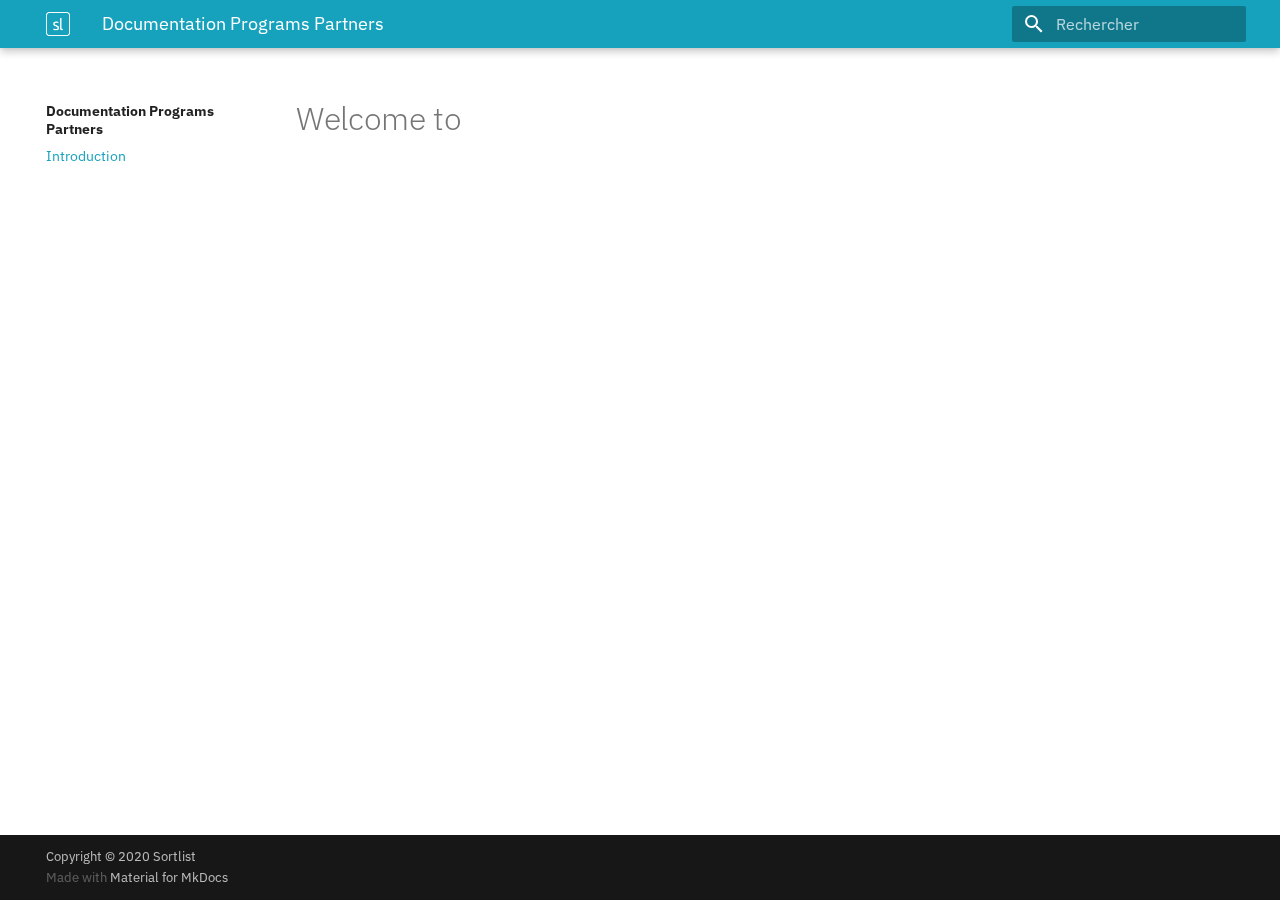
<file: index.html>
<!doctype html>
<html lang="fr" class="no-js">
  <head>
    
      <meta charset="utf-8">
      <meta name="viewport" content="width=device-width,initial-scale=1">
      
        <meta name="description" content="Affiliate Program">
      
      
      
        <meta name="author" content="@sortlist">
      
      
      <link rel="icon" href="sortlist-favicon.png">
      <meta name="generator" content="mkdocs-1.1.2, mkdocs-material-7.1.4">
    
    
      
        <title>Documentation Programs Partners</title>
      
    
    
      <link rel="stylesheet" href="assets/stylesheets/main.bde7dde4.min.css">
      
        
        <link rel="stylesheet" href="assets/stylesheets/palette.ef6f36e2.min.css">
        
      
    
    
    
      
        
        <link rel="preconnect" href="https://fonts.gstatic.com" crossorigin>
        <link rel="stylesheet" href="https://fonts.googleapis.com/css?family=IBM+Plex+Sans:300,400,400i,700%7CSFMono-Regular,Consolas,Menlo,monospace&display=fallback">
        <style>:root{--md-text-font-family:"IBM Plex Sans";--md-code-font-family:"SFMono-Regular,Consolas,Menlo,monospace"}</style>
      
    
    
    
      <link rel="stylesheet" href="stylesheets/extra.css">
    
    
      
    
    
  </head>
  
  
    
    
    
    
    
    <body dir="ltr" data-md-color-scheme="" data-md-color-primary="none" data-md-color-accent="none">
  
    
    <script>function __prefix(e){return new URL(".",location).pathname+"."+e}function __get(e,t=localStorage){return JSON.parse(t.getItem(__prefix(e)))}</script>
    
    <input class="md-toggle" data-md-toggle="drawer" type="checkbox" id="__drawer" autocomplete="off">
    <input class="md-toggle" data-md-toggle="search" type="checkbox" id="__search" autocomplete="off">
    <label class="md-overlay" for="__drawer"></label>
    <div data-md-component="skip">
      
        
        <a href="#welcome-to" class="md-skip">
          Aller au contenu
        </a>
      
    </div>
    <div data-md-component="announce">
      
    </div>
    
      <header class="md-header" data-md-component="header">
  <nav class="md-header__inner md-grid" aria-label="Header">
    <a href="." title="Documentation Programs Partners" class="md-header__button md-logo" aria-label="Documentation Programs Partners" data-md-component="logo">
      
  <img src="sortlist-logo-border-white.png" alt="logo">

    </a>
    <label class="md-header__button md-icon" for="__drawer">
      <svg xmlns="http://www.w3.org/2000/svg" viewBox="0 0 24 24"><path d="M3 6h18v2H3V6m0 5h18v2H3v-2m0 5h18v2H3v-2z"/></svg>
    </label>
    <div class="md-header__title" data-md-component="header-title">
      <div class="md-header__ellipsis">
        <div class="md-header__topic">
          <span class="md-ellipsis">
            Documentation Programs Partners
          </span>
        </div>
        <div class="md-header__topic" data-md-component="header-topic">
          <span class="md-ellipsis">
            
              Introduction
            
          </span>
        </div>
      </div>
    </div>
    
    
    
      <label class="md-header__button md-icon" for="__search">
        <svg xmlns="http://www.w3.org/2000/svg" viewBox="0 0 24 24"><path d="M9.5 3A6.5 6.5 0 0 1 16 9.5c0 1.61-.59 3.09-1.56 4.23l.27.27h.79l5 5-1.5 1.5-5-5v-.79l-.27-.27A6.516 6.516 0 0 1 9.5 16 6.5 6.5 0 0 1 3 9.5 6.5 6.5 0 0 1 9.5 3m0 2C7 5 5 7 5 9.5S7 14 9.5 14 14 12 14 9.5 12 5 9.5 5z"/></svg>
      </label>
      
<div class="md-search" data-md-component="search" role="dialog">
  <label class="md-search__overlay" for="__search"></label>
  <div class="md-search__inner" role="search">
    <form class="md-search__form" name="search">
      <input type="text" class="md-search__input" name="query" aria-label="Rechercher" placeholder="Rechercher" autocapitalize="off" autocorrect="off" autocomplete="off" spellcheck="false" data-md-component="search-query" data-md-state="active" required>
      <label class="md-search__icon md-icon" for="__search">
        <svg xmlns="http://www.w3.org/2000/svg" viewBox="0 0 24 24"><path d="M9.5 3A6.5 6.5 0 0 1 16 9.5c0 1.61-.59 3.09-1.56 4.23l.27.27h.79l5 5-1.5 1.5-5-5v-.79l-.27-.27A6.516 6.516 0 0 1 9.5 16 6.5 6.5 0 0 1 3 9.5 6.5 6.5 0 0 1 9.5 3m0 2C7 5 5 7 5 9.5S7 14 9.5 14 14 12 14 9.5 12 5 9.5 5z"/></svg>
        <svg xmlns="http://www.w3.org/2000/svg" viewBox="0 0 24 24"><path d="M20 11v2H8l5.5 5.5-1.42 1.42L4.16 12l7.92-7.92L13.5 5.5 8 11h12z"/></svg>
      </label>
      <button type="reset" class="md-search__icon md-icon" aria-label="Clear" tabindex="-1">
        <svg xmlns="http://www.w3.org/2000/svg" viewBox="0 0 24 24"><path d="M19 6.41 17.59 5 12 10.59 6.41 5 5 6.41 10.59 12 5 17.59 6.41 19 12 13.41 17.59 19 19 17.59 13.41 12 19 6.41z"/></svg>
      </button>
    </form>
    <div class="md-search__output">
      <div class="md-search__scrollwrap" data-md-scrollfix>
        <div class="md-search-result" data-md-component="search-result">
          <div class="md-search-result__meta">
            Initializing search
          </div>
          <ol class="md-search-result__list"></ol>
        </div>
      </div>
    </div>
  </div>
</div>
    
    
  </nav>
</header>
    
    <div class="md-container" data-md-component="container">
      
      
        
      
      <main class="md-main" data-md-component="main">
        <div class="md-main__inner md-grid">
          
            
              
              <div class="md-sidebar md-sidebar--primary" data-md-component="sidebar" data-md-type="navigation" >
                <div class="md-sidebar__scrollwrap">
                  <div class="md-sidebar__inner">
                    


<nav class="md-nav md-nav--primary" aria-label="Navigation" data-md-level="0">
  <label class="md-nav__title" for="__drawer">
    <a href="." title="Documentation Programs Partners" class="md-nav__button md-logo" aria-label="Documentation Programs Partners" data-md-component="logo">
      
  <img src="sortlist-logo-border-white.png" alt="logo">

    </a>
    Documentation Programs Partners
  </label>
  
  <ul class="md-nav__list" data-md-scrollfix>
    
      
      
      

  
  
    
  
  
    <li class="md-nav__item md-nav__item--active">
      
      <input class="md-nav__toggle md-toggle" data-md-toggle="toc" type="checkbox" id="__toc">
      
      
        
      
      
      <a href="." class="md-nav__link md-nav__link--active">
        Introduction
      </a>
      
    </li>
  

    
  </ul>
</nav>
                  </div>
                </div>
              </div>
            
            
              
              <div class="md-sidebar md-sidebar--secondary" data-md-component="sidebar" data-md-type="toc" >
                <div class="md-sidebar__scrollwrap">
                  <div class="md-sidebar__inner">
                    
<nav class="md-nav md-nav--secondary" aria-label="Table des matières">
  
  
  
    
  
  
</nav>
                  </div>
                </div>
              </div>
            
          
          <div class="md-content" data-md-component="content">
            <article class="md-content__inner md-typeset">
              
                
                
                <h1 id="welcome-to">Welcome to<a class="headerlink" href="#welcome-to" title="Permanent link">&para;</a></h1>
                
              
              
                


              
            </article>
          </div>
        </div>
        
      </main>
      
        
<footer class="md-footer">
  
  <div class="md-footer-meta md-typeset">
    <div class="md-footer-meta__inner md-grid">
      <div class="md-footer-copyright">
        
          <div class="md-footer-copyright__highlight">
            Copyright &copy; 2020 Sortlist
          </div>
        
        Made with
        <a href="https://squidfunk.github.io/mkdocs-material/" target="_blank" rel="noopener">
          Material for MkDocs
        </a>
        
      </div>
      
    </div>
  </div>
</footer>
      
    </div>
    <div class="md-dialog" data-md-component="dialog">
      <div class="md-dialog__inner md-typeset"></div>
    </div>
    <script id="__config" type="application/json">{"base": ".", "features": ["tabs"], "translations": {"clipboard.copy": "Copier dans le presse-papier", "clipboard.copied": "Copi\u00e9 dans le presse-papier", "search.config.lang": "fr", "search.config.pipeline": "trimmer, stopWordFilter", "search.config.separator": "[\\s\\-]+", "search.placeholder": "Rechercher", "search.result.placeholder": "Taper pour d\u00e9marrer la recherche", "search.result.none": "Aucun document trouv\u00e9", "search.result.one": "1 document trouv\u00e9", "search.result.other": "# documents trouv\u00e9s", "search.result.more.one": "1 more on this page", "search.result.more.other": "# more on this page", "search.result.term.missing": "Missing"}, "search": "assets/javascripts/workers/search.4fa0e4ee.min.js", "version": null}</script>
    
    
      <script src="assets/javascripts/bundle.1d3bfcf1.min.js"></script>
      
    
  </body>
</html>
</file>
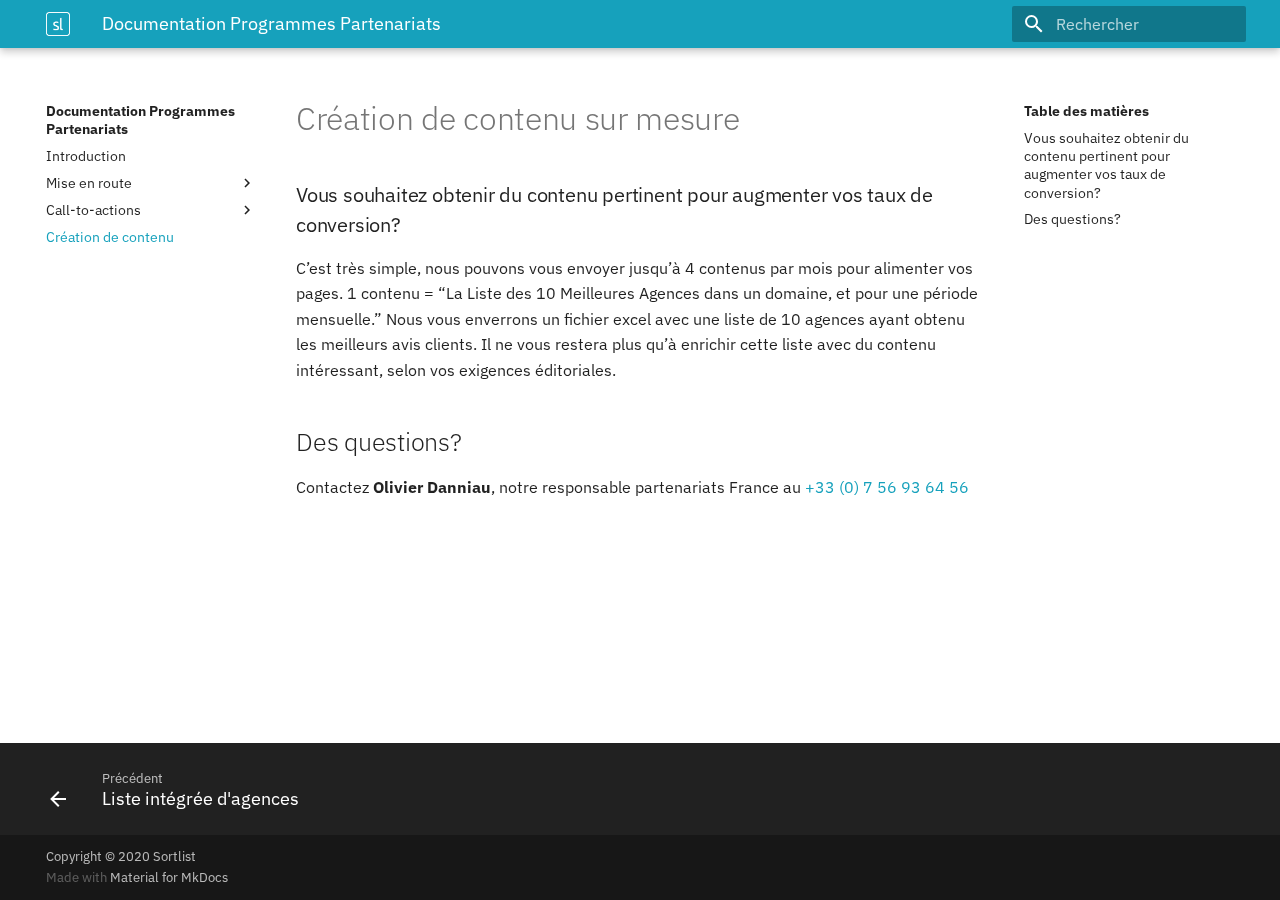
<file: content_creation/index.html>
<!doctype html>
<html lang="fr" class="no-js">
  <head>
    
      <meta charset="utf-8">
      <meta name="viewport" content="width=device-width,initial-scale=1">
      
        <meta name="description" content="Programme d'affiliation">
      
      
      
        <meta name="author" content="@sortlist">
      
      
      <link rel="icon" href="../sortlist-favicon.png">
      <meta name="generator" content="mkdocs-1.1.2, mkdocs-material-7.1.4">
    
    
      
        <title>Création de contenu - Documentation Programmes Partenariats</title>
      
    
    
      <link rel="stylesheet" href="../assets/stylesheets/main.bde7dde4.min.css">
      
        
        <link rel="stylesheet" href="../assets/stylesheets/palette.ef6f36e2.min.css">
        
      
    
    
    
      
        
        <link rel="preconnect" href="https://fonts.gstatic.com" crossorigin>
        <link rel="stylesheet" href="https://fonts.googleapis.com/css?family=IBM+Plex+Sans:300,400,400i,700%7CSFMono-Regular,Consolas,Menlo,monospace&display=fallback">
        <style>:root{--md-text-font-family:"IBM Plex Sans";--md-code-font-family:"SFMono-Regular,Consolas,Menlo,monospace"}</style>
      
    
    
    
      <link rel="stylesheet" href="../stylesheets/extra.css">
    
    
      
    
    
  </head>
  
  
    
    
    
    
    
    <body dir="ltr" data-md-color-scheme="" data-md-color-primary="none" data-md-color-accent="none">
  
    
    <script>function __prefix(e){return new URL("..",location).pathname+"."+e}function __get(e,t=localStorage){return JSON.parse(t.getItem(__prefix(e)))}</script>
    
    <input class="md-toggle" data-md-toggle="drawer" type="checkbox" id="__drawer" autocomplete="off">
    <input class="md-toggle" data-md-toggle="search" type="checkbox" id="__search" autocomplete="off">
    <label class="md-overlay" for="__drawer"></label>
    <div data-md-component="skip">
      
        
        <a href="#creation-de-contenu-sur-mesure" class="md-skip">
          Aller au contenu
        </a>
      
    </div>
    <div data-md-component="announce">
      
    </div>
    
      <header class="md-header" data-md-component="header">
  <nav class="md-header__inner md-grid" aria-label="Header">
    <a href=".." title="Documentation Programmes Partenariats" class="md-header__button md-logo" aria-label="Documentation Programmes Partenariats" data-md-component="logo">
      
  <img src="../sortlist-logo-border-white.png" alt="logo">

    </a>
    <label class="md-header__button md-icon" for="__drawer">
      <svg xmlns="http://www.w3.org/2000/svg" viewBox="0 0 24 24"><path d="M3 6h18v2H3V6m0 5h18v2H3v-2m0 5h18v2H3v-2z"/></svg>
    </label>
    <div class="md-header__title" data-md-component="header-title">
      <div class="md-header__ellipsis">
        <div class="md-header__topic">
          <span class="md-ellipsis">
            Documentation Programmes Partenariats
          </span>
        </div>
        <div class="md-header__topic" data-md-component="header-topic">
          <span class="md-ellipsis">
            
              Création de contenu
            
          </span>
        </div>
      </div>
    </div>
    
    
    
      <label class="md-header__button md-icon" for="__search">
        <svg xmlns="http://www.w3.org/2000/svg" viewBox="0 0 24 24"><path d="M9.5 3A6.5 6.5 0 0 1 16 9.5c0 1.61-.59 3.09-1.56 4.23l.27.27h.79l5 5-1.5 1.5-5-5v-.79l-.27-.27A6.516 6.516 0 0 1 9.5 16 6.5 6.5 0 0 1 3 9.5 6.5 6.5 0 0 1 9.5 3m0 2C7 5 5 7 5 9.5S7 14 9.5 14 14 12 14 9.5 12 5 9.5 5z"/></svg>
      </label>
      
<div class="md-search" data-md-component="search" role="dialog">
  <label class="md-search__overlay" for="__search"></label>
  <div class="md-search__inner" role="search">
    <form class="md-search__form" name="search">
      <input type="text" class="md-search__input" name="query" aria-label="Rechercher" placeholder="Rechercher" autocapitalize="off" autocorrect="off" autocomplete="off" spellcheck="false" data-md-component="search-query" data-md-state="active" required>
      <label class="md-search__icon md-icon" for="__search">
        <svg xmlns="http://www.w3.org/2000/svg" viewBox="0 0 24 24"><path d="M9.5 3A6.5 6.5 0 0 1 16 9.5c0 1.61-.59 3.09-1.56 4.23l.27.27h.79l5 5-1.5 1.5-5-5v-.79l-.27-.27A6.516 6.516 0 0 1 9.5 16 6.5 6.5 0 0 1 3 9.5 6.5 6.5 0 0 1 9.5 3m0 2C7 5 5 7 5 9.5S7 14 9.5 14 14 12 14 9.5 12 5 9.5 5z"/></svg>
        <svg xmlns="http://www.w3.org/2000/svg" viewBox="0 0 24 24"><path d="M20 11v2H8l5.5 5.5-1.42 1.42L4.16 12l7.92-7.92L13.5 5.5 8 11h12z"/></svg>
      </label>
      <button type="reset" class="md-search__icon md-icon" aria-label="Clear" tabindex="-1">
        <svg xmlns="http://www.w3.org/2000/svg" viewBox="0 0 24 24"><path d="M19 6.41 17.59 5 12 10.59 6.41 5 5 6.41 10.59 12 5 17.59 6.41 19 12 13.41 17.59 19 19 17.59 13.41 12 19 6.41z"/></svg>
      </button>
    </form>
    <div class="md-search__output">
      <div class="md-search__scrollwrap" data-md-scrollfix>
        <div class="md-search-result" data-md-component="search-result">
          <div class="md-search-result__meta">
            Initializing search
          </div>
          <ol class="md-search-result__list"></ol>
        </div>
      </div>
    </div>
  </div>
</div>
    
    
  </nav>
</header>
    
    <div class="md-container" data-md-component="container">
      
      
        
      
      <main class="md-main" data-md-component="main">
        <div class="md-main__inner md-grid">
          
            
              
              <div class="md-sidebar md-sidebar--primary" data-md-component="sidebar" data-md-type="navigation" >
                <div class="md-sidebar__scrollwrap">
                  <div class="md-sidebar__inner">
                    


<nav class="md-nav md-nav--primary" aria-label="Navigation" data-md-level="0">
  <label class="md-nav__title" for="__drawer">
    <a href=".." title="Documentation Programmes Partenariats" class="md-nav__button md-logo" aria-label="Documentation Programmes Partenariats" data-md-component="logo">
      
  <img src="../sortlist-logo-border-white.png" alt="logo">

    </a>
    Documentation Programmes Partenariats
  </label>
  
  <ul class="md-nav__list" data-md-scrollfix>
    
      
      
      

  
  
  
    <li class="md-nav__item">
      <a href=".." class="md-nav__link">
        Introduction
      </a>
    </li>
  

    
      
      
      

  
  
  
    
    <li class="md-nav__item md-nav__item--nested">
      
      
        <input class="md-nav__toggle md-toggle" data-md-toggle="__nav_2" type="checkbox" id="__nav_2" >
      
      <label class="md-nav__link" for="__nav_2">
        Mise en route
        <span class="md-nav__icon md-icon"></span>
      </label>
      <nav class="md-nav" aria-label="Mise en route" data-md-level="1">
        <label class="md-nav__title" for="__nav_2">
          <span class="md-nav__icon md-icon"></span>
          Mise en route
        </label>
        <ul class="md-nav__list" data-md-scrollfix>
          
            
  
  
  
    <li class="md-nav__item">
      <a href="../start/request_sent/" class="md-nav__link">
        Demande effectuée
      </a>
    </li>
  

          
        </ul>
      </nav>
    </li>
  

    
      
      
      

  
  
  
    
    <li class="md-nav__item md-nav__item--nested">
      
      
        <input class="md-nav__toggle md-toggle" data-md-toggle="__nav_3" type="checkbox" id="__nav_3" >
      
      <label class="md-nav__link" for="__nav_3">
        Call-to-actions
        <span class="md-nav__icon md-icon"></span>
      </label>
      <nav class="md-nav" aria-label="Call-to-actions" data-md-level="1">
        <label class="md-nav__title" for="__nav_3">
          <span class="md-nav__icon md-icon"></span>
          Call-to-actions
        </label>
        <ul class="md-nav__list" data-md-scrollfix>
          
            
  
  
  
    <li class="md-nav__item">
      <a href="../cta/widget/" class="md-nav__link">
        Widget
      </a>
    </li>
  

          
            
  
  
  
    <li class="md-nav__item">
      <a href="../cta/banners/" class="md-nav__link">
        Bannières
      </a>
    </li>
  

          
            
  
  
  
    <li class="md-nav__item">
      <a href="../cta/link/" class="md-nav__link">
        Lien
      </a>
    </li>
  

          
            
  
  
  
    <li class="md-nav__item">
      <a href="../cta/embed-agencies-list/" class="md-nav__link">
        Liste intégrée d'agences
      </a>
    </li>
  

          
        </ul>
      </nav>
    </li>
  

    
      
      
      

  
  
    
  
  
    <li class="md-nav__item md-nav__item--active">
      
      <input class="md-nav__toggle md-toggle" data-md-toggle="toc" type="checkbox" id="__toc">
      
      
        
      
      
        <label class="md-nav__link md-nav__link--active" for="__toc">
          Création de contenu
          <span class="md-nav__icon md-icon"></span>
        </label>
      
      <a href="./" class="md-nav__link md-nav__link--active">
        Création de contenu
      </a>
      
        
<nav class="md-nav md-nav--secondary" aria-label="Table des matières">
  
  
  
    
  
  
    <label class="md-nav__title" for="__toc">
      <span class="md-nav__icon md-icon"></span>
      Table des matières
    </label>
    <ul class="md-nav__list" data-md-component="toc" data-md-scrollfix>
      
        <li class="md-nav__item">
  <a href="#vous-souhaitez-obtenir-du-contenu-pertinent-pour-augmenter-vos-taux-de-conversion" class="md-nav__link">
    Vous souhaitez obtenir du contenu pertinent pour augmenter vos taux de conversion?
  </a>
  
</li>
      
        <li class="md-nav__item">
  <a href="#des-questions" class="md-nav__link">
    Des questions?
  </a>
  
</li>
      
    </ul>
  
</nav>
      
    </li>
  

    
  </ul>
</nav>
                  </div>
                </div>
              </div>
            
            
              
              <div class="md-sidebar md-sidebar--secondary" data-md-component="sidebar" data-md-type="toc" >
                <div class="md-sidebar__scrollwrap">
                  <div class="md-sidebar__inner">
                    
<nav class="md-nav md-nav--secondary" aria-label="Table des matières">
  
  
  
    
  
  
    <label class="md-nav__title" for="__toc">
      <span class="md-nav__icon md-icon"></span>
      Table des matières
    </label>
    <ul class="md-nav__list" data-md-component="toc" data-md-scrollfix>
      
        <li class="md-nav__item">
  <a href="#vous-souhaitez-obtenir-du-contenu-pertinent-pour-augmenter-vos-taux-de-conversion" class="md-nav__link">
    Vous souhaitez obtenir du contenu pertinent pour augmenter vos taux de conversion?
  </a>
  
</li>
      
        <li class="md-nav__item">
  <a href="#des-questions" class="md-nav__link">
    Des questions?
  </a>
  
</li>
      
    </ul>
  
</nav>
                  </div>
                </div>
              </div>
            
          
          <div class="md-content" data-md-component="content">
            <article class="md-content__inner md-typeset">
              
                
                
                <h1 id="creation-de-contenu-sur-mesure">Création de contenu sur mesure<a class="headerlink" href="#creation-de-contenu-sur-mesure" title="Permanent link">&para;</a></h1>
<h3 id="vous-souhaitez-obtenir-du-contenu-pertinent-pour-augmenter-vos-taux-de-conversion">Vous souhaitez obtenir du contenu pertinent pour augmenter vos taux de conversion?<a class="headerlink" href="#vous-souhaitez-obtenir-du-contenu-pertinent-pour-augmenter-vos-taux-de-conversion" title="Permanent link">&para;</a></h3>
<p>C’est très simple, nous pouvons vous envoyer jusqu’à 4 contenus par mois pour alimenter vos pages.
1 contenu = “La Liste des 10 Meilleures Agences dans un domaine, et pour une période mensuelle.”
Nous vous enverrons un fichier excel avec une liste de 10 agences ayant obtenu les meilleurs avis clients. Il ne vous restera plus qu’à enrichir cette liste avec du contenu intéressant, selon vos exigences éditoriales.</p>
<h2 id="des-questions">Des questions?<a class="headerlink" href="#des-questions" title="Permanent link">&para;</a></h2>
<p>Contactez <strong>Olivier Danniau</strong>, notre responsable partenariats France au <a href="tel:+33756936456">+33 (0) 7 56 93 64 56</a></p>
                
              
              
                


              
            </article>
          </div>
        </div>
        
      </main>
      
        
<footer class="md-footer">
  
    <nav class="md-footer__inner md-grid" aria-label="Footer">
      
        <a href="../cta/embed-agencies-list/" class="md-footer__link md-footer__link--prev" rel="prev">
          <div class="md-footer__button md-icon">
            <svg xmlns="http://www.w3.org/2000/svg" viewBox="0 0 24 24"><path d="M20 11v2H8l5.5 5.5-1.42 1.42L4.16 12l7.92-7.92L13.5 5.5 8 11h12z"/></svg>
          </div>
          <div class="md-footer__title">
            <div class="md-ellipsis">
              <span class="md-footer__direction">
                Précédent
              </span>
              Liste intégrée d'agences
            </div>
          </div>
        </a>
      
      
    </nav>
  
  <div class="md-footer-meta md-typeset">
    <div class="md-footer-meta__inner md-grid">
      <div class="md-footer-copyright">
        
          <div class="md-footer-copyright__highlight">
            Copyright &copy; 2020 Sortlist
          </div>
        
        Made with
        <a href="https://squidfunk.github.io/mkdocs-material/" target="_blank" rel="noopener">
          Material for MkDocs
        </a>
        
      </div>
      
    </div>
  </div>
</footer>
      
    </div>
    <div class="md-dialog" data-md-component="dialog">
      <div class="md-dialog__inner md-typeset"></div>
    </div>
    <script id="__config" type="application/json">{"base": "..", "features": ["tabs"], "translations": {"clipboard.copy": "Copier dans le presse-papier", "clipboard.copied": "Copi\u00e9 dans le presse-papier", "search.config.lang": "fr", "search.config.pipeline": "trimmer, stopWordFilter", "search.config.separator": "[\\s\\-]+", "search.placeholder": "Rechercher", "search.result.placeholder": "Taper pour d\u00e9marrer la recherche", "search.result.none": "Aucun document trouv\u00e9", "search.result.one": "1 document trouv\u00e9", "search.result.other": "# documents trouv\u00e9s", "search.result.more.one": "1 more on this page", "search.result.more.other": "# more on this page", "search.result.term.missing": "Missing"}, "search": "../assets/javascripts/workers/search.4fa0e4ee.min.js", "version": null}</script>
    
    
      <script src="../assets/javascripts/bundle.1d3bfcf1.min.js"></script>
      
    
  </body>
</html>
</file>
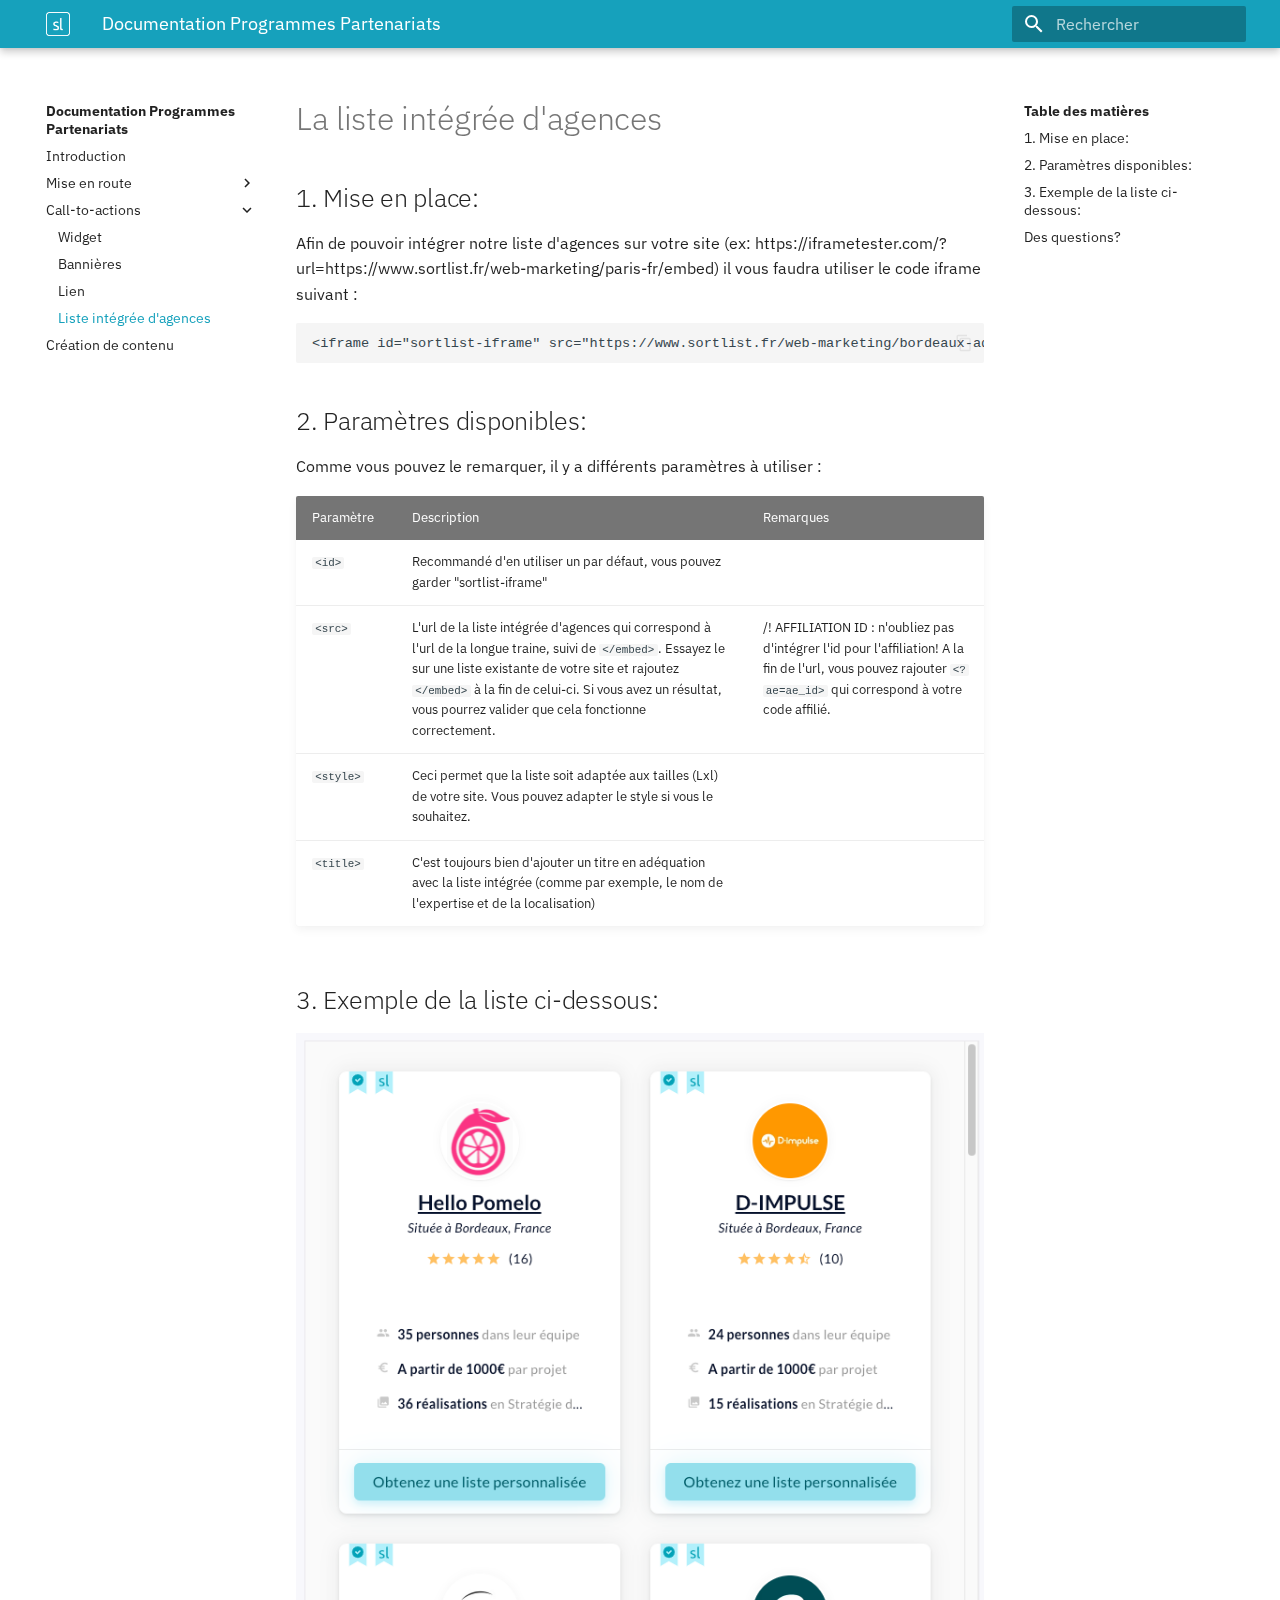
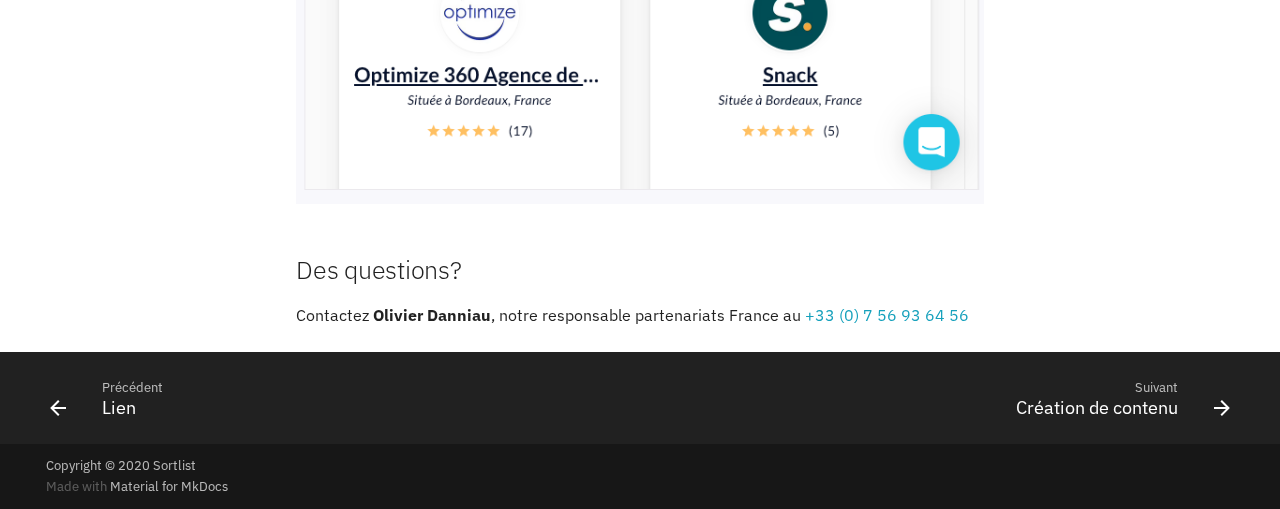
<file: cta/embed-agencies-list/index.html>
<!doctype html>
<html lang="fr" class="no-js">
  <head>
    
      <meta charset="utf-8">
      <meta name="viewport" content="width=device-width,initial-scale=1">
      
        <meta name="description" content="Programme d'affiliation">
      
      
      
        <meta name="author" content="@sortlist">
      
      
      <link rel="icon" href="../../sortlist-favicon.png">
      <meta name="generator" content="mkdocs-1.1.2, mkdocs-material-7.1.4">
    
    
      
        <title>Liste intégrée d'agences - Documentation Programmes Partenariats</title>
      
    
    
      <link rel="stylesheet" href="../../assets/stylesheets/main.bde7dde4.min.css">
      
        
        <link rel="stylesheet" href="../../assets/stylesheets/palette.ef6f36e2.min.css">
        
      
    
    
    
      
        
        <link rel="preconnect" href="https://fonts.gstatic.com" crossorigin>
        <link rel="stylesheet" href="https://fonts.googleapis.com/css?family=IBM+Plex+Sans:300,400,400i,700%7CSFMono-Regular,Consolas,Menlo,monospace&display=fallback">
        <style>:root{--md-text-font-family:"IBM Plex Sans";--md-code-font-family:"SFMono-Regular,Consolas,Menlo,monospace"}</style>
      
    
    
    
      <link rel="stylesheet" href="../../stylesheets/extra.css">
    
    
      
    
    
  </head>
  
  
    
    
    
    
    
    <body dir="ltr" data-md-color-scheme="" data-md-color-primary="none" data-md-color-accent="none">
  
    
    <script>function __prefix(e){return new URL("../..",location).pathname+"."+e}function __get(e,t=localStorage){return JSON.parse(t.getItem(__prefix(e)))}</script>
    
    <input class="md-toggle" data-md-toggle="drawer" type="checkbox" id="__drawer" autocomplete="off">
    <input class="md-toggle" data-md-toggle="search" type="checkbox" id="__search" autocomplete="off">
    <label class="md-overlay" for="__drawer"></label>
    <div data-md-component="skip">
      
        
        <a href="#la-liste-integree-dagences" class="md-skip">
          Aller au contenu
        </a>
      
    </div>
    <div data-md-component="announce">
      
    </div>
    
      <header class="md-header" data-md-component="header">
  <nav class="md-header__inner md-grid" aria-label="Header">
    <a href="../.." title="Documentation Programmes Partenariats" class="md-header__button md-logo" aria-label="Documentation Programmes Partenariats" data-md-component="logo">
      
  <img src="../../sortlist-logo-border-white.png" alt="logo">

    </a>
    <label class="md-header__button md-icon" for="__drawer">
      <svg xmlns="http://www.w3.org/2000/svg" viewBox="0 0 24 24"><path d="M3 6h18v2H3V6m0 5h18v2H3v-2m0 5h18v2H3v-2z"/></svg>
    </label>
    <div class="md-header__title" data-md-component="header-title">
      <div class="md-header__ellipsis">
        <div class="md-header__topic">
          <span class="md-ellipsis">
            Documentation Programmes Partenariats
          </span>
        </div>
        <div class="md-header__topic" data-md-component="header-topic">
          <span class="md-ellipsis">
            
              Liste intégrée d'agences
            
          </span>
        </div>
      </div>
    </div>
    
    
    
      <label class="md-header__button md-icon" for="__search">
        <svg xmlns="http://www.w3.org/2000/svg" viewBox="0 0 24 24"><path d="M9.5 3A6.5 6.5 0 0 1 16 9.5c0 1.61-.59 3.09-1.56 4.23l.27.27h.79l5 5-1.5 1.5-5-5v-.79l-.27-.27A6.516 6.516 0 0 1 9.5 16 6.5 6.5 0 0 1 3 9.5 6.5 6.5 0 0 1 9.5 3m0 2C7 5 5 7 5 9.5S7 14 9.5 14 14 12 14 9.5 12 5 9.5 5z"/></svg>
      </label>
      
<div class="md-search" data-md-component="search" role="dialog">
  <label class="md-search__overlay" for="__search"></label>
  <div class="md-search__inner" role="search">
    <form class="md-search__form" name="search">
      <input type="text" class="md-search__input" name="query" aria-label="Rechercher" placeholder="Rechercher" autocapitalize="off" autocorrect="off" autocomplete="off" spellcheck="false" data-md-component="search-query" data-md-state="active" required>
      <label class="md-search__icon md-icon" for="__search">
        <svg xmlns="http://www.w3.org/2000/svg" viewBox="0 0 24 24"><path d="M9.5 3A6.5 6.5 0 0 1 16 9.5c0 1.61-.59 3.09-1.56 4.23l.27.27h.79l5 5-1.5 1.5-5-5v-.79l-.27-.27A6.516 6.516 0 0 1 9.5 16 6.5 6.5 0 0 1 3 9.5 6.5 6.5 0 0 1 9.5 3m0 2C7 5 5 7 5 9.5S7 14 9.5 14 14 12 14 9.5 12 5 9.5 5z"/></svg>
        <svg xmlns="http://www.w3.org/2000/svg" viewBox="0 0 24 24"><path d="M20 11v2H8l5.5 5.5-1.42 1.42L4.16 12l7.92-7.92L13.5 5.5 8 11h12z"/></svg>
      </label>
      <button type="reset" class="md-search__icon md-icon" aria-label="Clear" tabindex="-1">
        <svg xmlns="http://www.w3.org/2000/svg" viewBox="0 0 24 24"><path d="M19 6.41 17.59 5 12 10.59 6.41 5 5 6.41 10.59 12 5 17.59 6.41 19 12 13.41 17.59 19 19 17.59 13.41 12 19 6.41z"/></svg>
      </button>
    </form>
    <div class="md-search__output">
      <div class="md-search__scrollwrap" data-md-scrollfix>
        <div class="md-search-result" data-md-component="search-result">
          <div class="md-search-result__meta">
            Initializing search
          </div>
          <ol class="md-search-result__list"></ol>
        </div>
      </div>
    </div>
  </div>
</div>
    
    
  </nav>
</header>
    
    <div class="md-container" data-md-component="container">
      
      
        
      
      <main class="md-main" data-md-component="main">
        <div class="md-main__inner md-grid">
          
            
              
              <div class="md-sidebar md-sidebar--primary" data-md-component="sidebar" data-md-type="navigation" >
                <div class="md-sidebar__scrollwrap">
                  <div class="md-sidebar__inner">
                    


<nav class="md-nav md-nav--primary" aria-label="Navigation" data-md-level="0">
  <label class="md-nav__title" for="__drawer">
    <a href="../.." title="Documentation Programmes Partenariats" class="md-nav__button md-logo" aria-label="Documentation Programmes Partenariats" data-md-component="logo">
      
  <img src="../../sortlist-logo-border-white.png" alt="logo">

    </a>
    Documentation Programmes Partenariats
  </label>
  
  <ul class="md-nav__list" data-md-scrollfix>
    
      
      
      

  
  
  
    <li class="md-nav__item">
      <a href="../.." class="md-nav__link">
        Introduction
      </a>
    </li>
  

    
      
      
      

  
  
  
    
    <li class="md-nav__item md-nav__item--nested">
      
      
        <input class="md-nav__toggle md-toggle" data-md-toggle="__nav_2" type="checkbox" id="__nav_2" >
      
      <label class="md-nav__link" for="__nav_2">
        Mise en route
        <span class="md-nav__icon md-icon"></span>
      </label>
      <nav class="md-nav" aria-label="Mise en route" data-md-level="1">
        <label class="md-nav__title" for="__nav_2">
          <span class="md-nav__icon md-icon"></span>
          Mise en route
        </label>
        <ul class="md-nav__list" data-md-scrollfix>
          
            
  
  
  
    <li class="md-nav__item">
      <a href="../../start/request_sent/" class="md-nav__link">
        Demande effectuée
      </a>
    </li>
  

          
        </ul>
      </nav>
    </li>
  

    
      
      
      

  
  
    
  
  
    
    <li class="md-nav__item md-nav__item--active md-nav__item--nested">
      
      
        <input class="md-nav__toggle md-toggle" data-md-toggle="__nav_3" type="checkbox" id="__nav_3" checked>
      
      <label class="md-nav__link" for="__nav_3">
        Call-to-actions
        <span class="md-nav__icon md-icon"></span>
      </label>
      <nav class="md-nav" aria-label="Call-to-actions" data-md-level="1">
        <label class="md-nav__title" for="__nav_3">
          <span class="md-nav__icon md-icon"></span>
          Call-to-actions
        </label>
        <ul class="md-nav__list" data-md-scrollfix>
          
            
  
  
  
    <li class="md-nav__item">
      <a href="../widget/" class="md-nav__link">
        Widget
      </a>
    </li>
  

          
            
  
  
  
    <li class="md-nav__item">
      <a href="../banners/" class="md-nav__link">
        Bannières
      </a>
    </li>
  

          
            
  
  
  
    <li class="md-nav__item">
      <a href="../link/" class="md-nav__link">
        Lien
      </a>
    </li>
  

          
            
  
  
    
  
  
    <li class="md-nav__item md-nav__item--active">
      
      <input class="md-nav__toggle md-toggle" data-md-toggle="toc" type="checkbox" id="__toc">
      
      
        
      
      
        <label class="md-nav__link md-nav__link--active" for="__toc">
          Liste intégrée d'agences
          <span class="md-nav__icon md-icon"></span>
        </label>
      
      <a href="./" class="md-nav__link md-nav__link--active">
        Liste intégrée d'agences
      </a>
      
        
<nav class="md-nav md-nav--secondary" aria-label="Table des matières">
  
  
  
    
  
  
    <label class="md-nav__title" for="__toc">
      <span class="md-nav__icon md-icon"></span>
      Table des matières
    </label>
    <ul class="md-nav__list" data-md-component="toc" data-md-scrollfix>
      
        <li class="md-nav__item">
  <a href="#1-mise-en-place" class="md-nav__link">
    1. Mise en place:
  </a>
  
</li>
      
        <li class="md-nav__item">
  <a href="#2-parametres-disponibles" class="md-nav__link">
    2. Paramètres disponibles:
  </a>
  
</li>
      
        <li class="md-nav__item">
  <a href="#3-exemple-de-la-liste-ci-dessous" class="md-nav__link">
    3. Exemple de la liste ci-dessous:
  </a>
  
</li>
      
        <li class="md-nav__item">
  <a href="#des-questions" class="md-nav__link">
    Des questions?
  </a>
  
</li>
      
    </ul>
  
</nav>
      
    </li>
  

          
        </ul>
      </nav>
    </li>
  

    
      
      
      

  
  
  
    <li class="md-nav__item">
      <a href="../../content_creation/" class="md-nav__link">
        Création de contenu
      </a>
    </li>
  

    
  </ul>
</nav>
                  </div>
                </div>
              </div>
            
            
              
              <div class="md-sidebar md-sidebar--secondary" data-md-component="sidebar" data-md-type="toc" >
                <div class="md-sidebar__scrollwrap">
                  <div class="md-sidebar__inner">
                    
<nav class="md-nav md-nav--secondary" aria-label="Table des matières">
  
  
  
    
  
  
    <label class="md-nav__title" for="__toc">
      <span class="md-nav__icon md-icon"></span>
      Table des matières
    </label>
    <ul class="md-nav__list" data-md-component="toc" data-md-scrollfix>
      
        <li class="md-nav__item">
  <a href="#1-mise-en-place" class="md-nav__link">
    1. Mise en place:
  </a>
  
</li>
      
        <li class="md-nav__item">
  <a href="#2-parametres-disponibles" class="md-nav__link">
    2. Paramètres disponibles:
  </a>
  
</li>
      
        <li class="md-nav__item">
  <a href="#3-exemple-de-la-liste-ci-dessous" class="md-nav__link">
    3. Exemple de la liste ci-dessous:
  </a>
  
</li>
      
        <li class="md-nav__item">
  <a href="#des-questions" class="md-nav__link">
    Des questions?
  </a>
  
</li>
      
    </ul>
  
</nav>
                  </div>
                </div>
              </div>
            
          
          <div class="md-content" data-md-component="content">
            <article class="md-content__inner md-typeset">
              
                
                
                <h1 id="la-liste-integree-dagences">La liste intégrée d'agences<a class="headerlink" href="#la-liste-integree-dagences" title="Permanent link">&para;</a></h1>
<h2 id="1-mise-en-place">1. Mise en place:<a class="headerlink" href="#1-mise-en-place" title="Permanent link">&para;</a></h2>
<p>Afin de pouvoir intégrer notre liste d'agences sur votre site (ex: https://iframetester.com/?url=https://www.sortlist.fr/web-marketing/paris-fr/embed) il vous faudra utiliser le code iframe suivant : </p>
<div class="codehilite"><pre><span></span><code><span class="p">&lt;</span><span class="nt">iframe</span> <span class="na">id</span><span class="o">=</span><span class="s">&quot;sortlist-iframe&quot;</span> <span class="na">src</span><span class="o">=</span><span class="s">&quot;https://www.sortlist.fr/web-marketing/bordeaux-aquitaine-fr/embed?ae=35&quot;</span> <span class="na">style</span><span class="o">=</span><span class="s">&quot;display: block; min-height: 40rem; min-width: 100%;&quot;</span> <span class="na">title</span><span class="o">=</span><span class="s">&quot;Les Meilleures Agences de Communication à Bordeaux&quot;</span><span class="p">&gt;&lt;</span><span class="nt">br</span> <span class="p">/&gt;</span> <span class="p">&lt;/</span><span class="nt">iframe</span><span class="p">&gt;</span>
</code></pre></div>

<h2 id="2-parametres-disponibles">2. Paramètres disponibles:<a class="headerlink" href="#2-parametres-disponibles" title="Permanent link">&para;</a></h2>
<p>Comme vous pouvez le remarquer, il y a différents paramètres à utiliser :</p>
<table>
<thead>
<tr>
<th align="left">Paramètre</th>
<th align="left">Description</th>
<th align="left">Remarques</th>
</tr>
</thead>
<tbody>
<tr>
<td align="left"><code>&lt;id&gt;</code></td>
<td align="left">Recommandé d'en utiliser un par défaut, vous pouvez garder "sortlist-iframe"</td>
<td align="left"></td>
</tr>
<tr>
<td align="left"><code>&lt;src&gt;</code></td>
<td align="left">L'url de la liste intégrée d'agences qui correspond à l'url de la longue traine, suivi de <code>&lt;/embed&gt;</code>. Essayez le sur une liste existante de votre site et rajoutez <code>&lt;/embed&gt;</code> à la fin de celui-ci. Si vous avez un résultat, vous pourrez valider que cela fonctionne correctement.</td>
<td align="left">/! AFFILIATION ID : n'oubliez pas d'intégrer l'id pour l'affiliation! A la fin de l'url, vous pouvez rajouter <code>&lt;?ae=ae_id&gt;</code> qui correspond à votre code affilié.</td>
</tr>
<tr>
<td align="left"><code>&lt;style&gt;</code></td>
<td align="left">Ceci permet que la liste soit adaptée aux tailles (Lxl) de votre site. Vous pouvez adapter le style si vous le souhaitez.</td>
<td align="left"></td>
</tr>
<tr>
<td align="left"><code>&lt;title&gt;</code></td>
<td align="left">C'est toujours bien d'ajouter un titre en adéquation avec la liste intégrée (comme par exemple, le nom de l'expertise et de la localisation)</td>
<td align="left"></td>
</tr>
</tbody>
</table>
<h2 id="3-exemple-de-la-liste-ci-dessous">3. Exemple de la liste ci-dessous:<a class="headerlink" href="#3-exemple-de-la-liste-ci-dessous" title="Permanent link">&para;</a></h2>
<p><img alt="Liste d'agences" loading="lazy" src="../img/embedded-agencies-list.png" /></p>
<h2 id="des-questions">Des questions?<a class="headerlink" href="#des-questions" title="Permanent link">&para;</a></h2>
<p>Contactez <strong>Olivier Danniau</strong>, notre responsable partenariats France au <a href="tel:+33756936456">+33 (0) 7 56 93 64 56</a></p>
                
              
              
                


              
            </article>
          </div>
        </div>
        
      </main>
      
        
<footer class="md-footer">
  
    <nav class="md-footer__inner md-grid" aria-label="Footer">
      
        <a href="../link/" class="md-footer__link md-footer__link--prev" rel="prev">
          <div class="md-footer__button md-icon">
            <svg xmlns="http://www.w3.org/2000/svg" viewBox="0 0 24 24"><path d="M20 11v2H8l5.5 5.5-1.42 1.42L4.16 12l7.92-7.92L13.5 5.5 8 11h12z"/></svg>
          </div>
          <div class="md-footer__title">
            <div class="md-ellipsis">
              <span class="md-footer__direction">
                Précédent
              </span>
              Lien
            </div>
          </div>
        </a>
      
      
        <a href="../../content_creation/" class="md-footer__link md-footer__link--next" rel="next">
          <div class="md-footer__title">
            <div class="md-ellipsis">
              <span class="md-footer__direction">
                Suivant
              </span>
              Création de contenu
            </div>
          </div>
          <div class="md-footer__button md-icon">
            <svg xmlns="http://www.w3.org/2000/svg" viewBox="0 0 24 24"><path d="M4 11v2h12l-5.5 5.5 1.42 1.42L19.84 12l-7.92-7.92L10.5 5.5 16 11H4z"/></svg>
          </div>
        </a>
      
    </nav>
  
  <div class="md-footer-meta md-typeset">
    <div class="md-footer-meta__inner md-grid">
      <div class="md-footer-copyright">
        
          <div class="md-footer-copyright__highlight">
            Copyright &copy; 2020 Sortlist
          </div>
        
        Made with
        <a href="https://squidfunk.github.io/mkdocs-material/" target="_blank" rel="noopener">
          Material for MkDocs
        </a>
        
      </div>
      
    </div>
  </div>
</footer>
      
    </div>
    <div class="md-dialog" data-md-component="dialog">
      <div class="md-dialog__inner md-typeset"></div>
    </div>
    <script id="__config" type="application/json">{"base": "../..", "features": ["tabs"], "translations": {"clipboard.copy": "Copier dans le presse-papier", "clipboard.copied": "Copi\u00e9 dans le presse-papier", "search.config.lang": "fr", "search.config.pipeline": "trimmer, stopWordFilter", "search.config.separator": "[\\s\\-]+", "search.placeholder": "Rechercher", "search.result.placeholder": "Taper pour d\u00e9marrer la recherche", "search.result.none": "Aucun document trouv\u00e9", "search.result.one": "1 document trouv\u00e9", "search.result.other": "# documents trouv\u00e9s", "search.result.more.one": "1 more on this page", "search.result.more.other": "# more on this page", "search.result.term.missing": "Missing"}, "search": "../../assets/javascripts/workers/search.4fa0e4ee.min.js", "version": null}</script>
    
    
      <script src="../../assets/javascripts/bundle.1d3bfcf1.min.js"></script>
      
    
  </body>
</html>
</file>
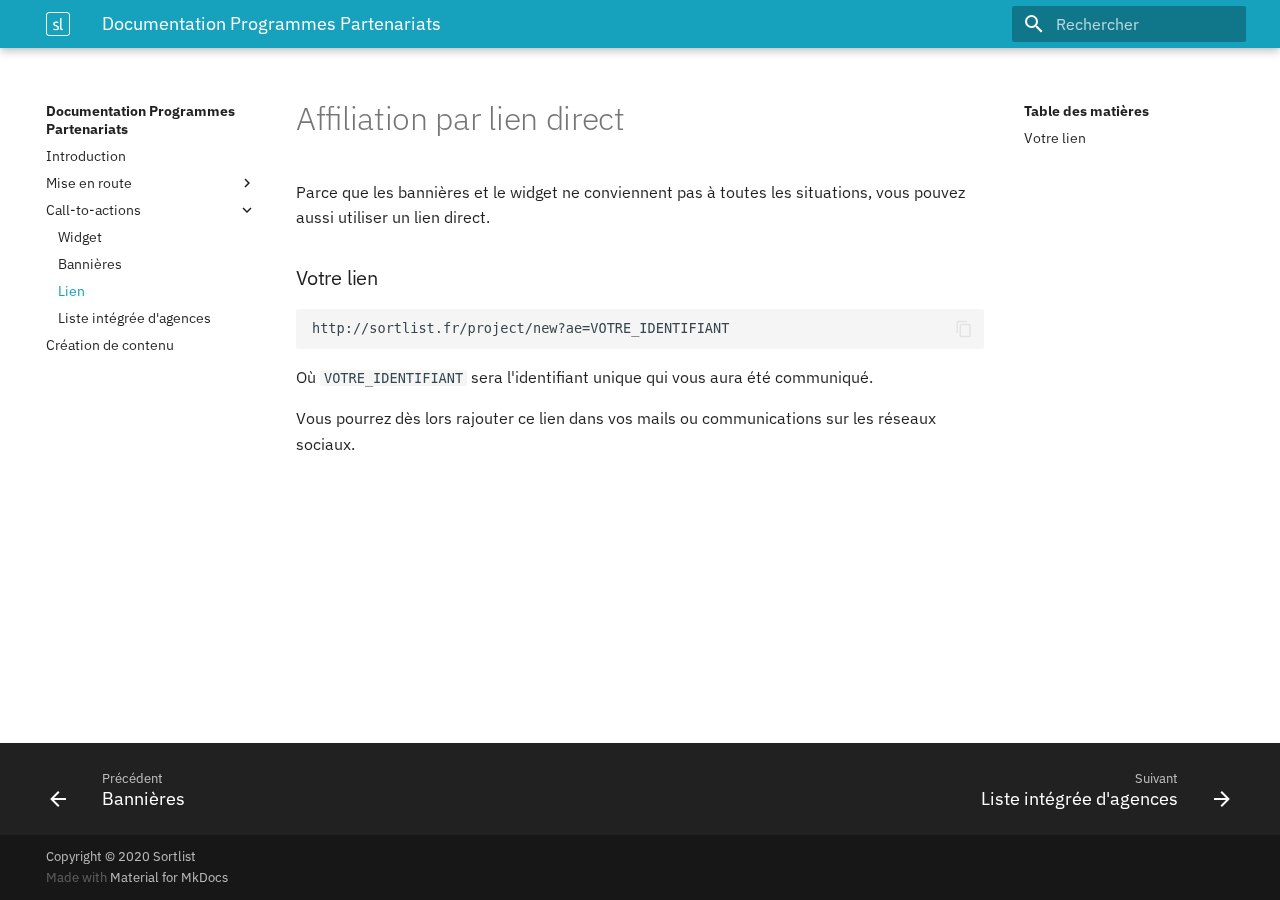
<file: cta/link/index.html>
<!doctype html>
<html lang="fr" class="no-js">
  <head>
    
      <meta charset="utf-8">
      <meta name="viewport" content="width=device-width,initial-scale=1">
      
        <meta name="description" content="Programme d'affiliation">
      
      
      
        <meta name="author" content="@sortlist">
      
      
      <link rel="icon" href="../../sortlist-favicon.png">
      <meta name="generator" content="mkdocs-1.1.2, mkdocs-material-7.1.4">
    
    
      
        <title>Lien - Documentation Programmes Partenariats</title>
      
    
    
      <link rel="stylesheet" href="../../assets/stylesheets/main.bde7dde4.min.css">
      
        
        <link rel="stylesheet" href="../../assets/stylesheets/palette.ef6f36e2.min.css">
        
      
    
    
    
      
        
        <link rel="preconnect" href="https://fonts.gstatic.com" crossorigin>
        <link rel="stylesheet" href="https://fonts.googleapis.com/css?family=IBM+Plex+Sans:300,400,400i,700%7CSFMono-Regular,Consolas,Menlo,monospace&display=fallback">
        <style>:root{--md-text-font-family:"IBM Plex Sans";--md-code-font-family:"SFMono-Regular,Consolas,Menlo,monospace"}</style>
      
    
    
    
      <link rel="stylesheet" href="../../stylesheets/extra.css">
    
    
      
    
    
  </head>
  
  
    
    
    
    
    
    <body dir="ltr" data-md-color-scheme="" data-md-color-primary="none" data-md-color-accent="none">
  
    
    <script>function __prefix(e){return new URL("../..",location).pathname+"."+e}function __get(e,t=localStorage){return JSON.parse(t.getItem(__prefix(e)))}</script>
    
    <input class="md-toggle" data-md-toggle="drawer" type="checkbox" id="__drawer" autocomplete="off">
    <input class="md-toggle" data-md-toggle="search" type="checkbox" id="__search" autocomplete="off">
    <label class="md-overlay" for="__drawer"></label>
    <div data-md-component="skip">
      
        
        <a href="#affiliation-par-lien-direct" class="md-skip">
          Aller au contenu
        </a>
      
    </div>
    <div data-md-component="announce">
      
    </div>
    
      <header class="md-header" data-md-component="header">
  <nav class="md-header__inner md-grid" aria-label="Header">
    <a href="../.." title="Documentation Programmes Partenariats" class="md-header__button md-logo" aria-label="Documentation Programmes Partenariats" data-md-component="logo">
      
  <img src="../../sortlist-logo-border-white.png" alt="logo">

    </a>
    <label class="md-header__button md-icon" for="__drawer">
      <svg xmlns="http://www.w3.org/2000/svg" viewBox="0 0 24 24"><path d="M3 6h18v2H3V6m0 5h18v2H3v-2m0 5h18v2H3v-2z"/></svg>
    </label>
    <div class="md-header__title" data-md-component="header-title">
      <div class="md-header__ellipsis">
        <div class="md-header__topic">
          <span class="md-ellipsis">
            Documentation Programmes Partenariats
          </span>
        </div>
        <div class="md-header__topic" data-md-component="header-topic">
          <span class="md-ellipsis">
            
              Lien
            
          </span>
        </div>
      </div>
    </div>
    
    
    
      <label class="md-header__button md-icon" for="__search">
        <svg xmlns="http://www.w3.org/2000/svg" viewBox="0 0 24 24"><path d="M9.5 3A6.5 6.5 0 0 1 16 9.5c0 1.61-.59 3.09-1.56 4.23l.27.27h.79l5 5-1.5 1.5-5-5v-.79l-.27-.27A6.516 6.516 0 0 1 9.5 16 6.5 6.5 0 0 1 3 9.5 6.5 6.5 0 0 1 9.5 3m0 2C7 5 5 7 5 9.5S7 14 9.5 14 14 12 14 9.5 12 5 9.5 5z"/></svg>
      </label>
      
<div class="md-search" data-md-component="search" role="dialog">
  <label class="md-search__overlay" for="__search"></label>
  <div class="md-search__inner" role="search">
    <form class="md-search__form" name="search">
      <input type="text" class="md-search__input" name="query" aria-label="Rechercher" placeholder="Rechercher" autocapitalize="off" autocorrect="off" autocomplete="off" spellcheck="false" data-md-component="search-query" data-md-state="active" required>
      <label class="md-search__icon md-icon" for="__search">
        <svg xmlns="http://www.w3.org/2000/svg" viewBox="0 0 24 24"><path d="M9.5 3A6.5 6.5 0 0 1 16 9.5c0 1.61-.59 3.09-1.56 4.23l.27.27h.79l5 5-1.5 1.5-5-5v-.79l-.27-.27A6.516 6.516 0 0 1 9.5 16 6.5 6.5 0 0 1 3 9.5 6.5 6.5 0 0 1 9.5 3m0 2C7 5 5 7 5 9.5S7 14 9.5 14 14 12 14 9.5 12 5 9.5 5z"/></svg>
        <svg xmlns="http://www.w3.org/2000/svg" viewBox="0 0 24 24"><path d="M20 11v2H8l5.5 5.5-1.42 1.42L4.16 12l7.92-7.92L13.5 5.5 8 11h12z"/></svg>
      </label>
      <button type="reset" class="md-search__icon md-icon" aria-label="Clear" tabindex="-1">
        <svg xmlns="http://www.w3.org/2000/svg" viewBox="0 0 24 24"><path d="M19 6.41 17.59 5 12 10.59 6.41 5 5 6.41 10.59 12 5 17.59 6.41 19 12 13.41 17.59 19 19 17.59 13.41 12 19 6.41z"/></svg>
      </button>
    </form>
    <div class="md-search__output">
      <div class="md-search__scrollwrap" data-md-scrollfix>
        <div class="md-search-result" data-md-component="search-result">
          <div class="md-search-result__meta">
            Initializing search
          </div>
          <ol class="md-search-result__list"></ol>
        </div>
      </div>
    </div>
  </div>
</div>
    
    
  </nav>
</header>
    
    <div class="md-container" data-md-component="container">
      
      
        
      
      <main class="md-main" data-md-component="main">
        <div class="md-main__inner md-grid">
          
            
              
              <div class="md-sidebar md-sidebar--primary" data-md-component="sidebar" data-md-type="navigation" >
                <div class="md-sidebar__scrollwrap">
                  <div class="md-sidebar__inner">
                    


<nav class="md-nav md-nav--primary" aria-label="Navigation" data-md-level="0">
  <label class="md-nav__title" for="__drawer">
    <a href="../.." title="Documentation Programmes Partenariats" class="md-nav__button md-logo" aria-label="Documentation Programmes Partenariats" data-md-component="logo">
      
  <img src="../../sortlist-logo-border-white.png" alt="logo">

    </a>
    Documentation Programmes Partenariats
  </label>
  
  <ul class="md-nav__list" data-md-scrollfix>
    
      
      
      

  
  
  
    <li class="md-nav__item">
      <a href="../.." class="md-nav__link">
        Introduction
      </a>
    </li>
  

    
      
      
      

  
  
  
    
    <li class="md-nav__item md-nav__item--nested">
      
      
        <input class="md-nav__toggle md-toggle" data-md-toggle="__nav_2" type="checkbox" id="__nav_2" >
      
      <label class="md-nav__link" for="__nav_2">
        Mise en route
        <span class="md-nav__icon md-icon"></span>
      </label>
      <nav class="md-nav" aria-label="Mise en route" data-md-level="1">
        <label class="md-nav__title" for="__nav_2">
          <span class="md-nav__icon md-icon"></span>
          Mise en route
        </label>
        <ul class="md-nav__list" data-md-scrollfix>
          
            
  
  
  
    <li class="md-nav__item">
      <a href="../../start/request_sent/" class="md-nav__link">
        Demande effectuée
      </a>
    </li>
  

          
        </ul>
      </nav>
    </li>
  

    
      
      
      

  
  
    
  
  
    
    <li class="md-nav__item md-nav__item--active md-nav__item--nested">
      
      
        <input class="md-nav__toggle md-toggle" data-md-toggle="__nav_3" type="checkbox" id="__nav_3" checked>
      
      <label class="md-nav__link" for="__nav_3">
        Call-to-actions
        <span class="md-nav__icon md-icon"></span>
      </label>
      <nav class="md-nav" aria-label="Call-to-actions" data-md-level="1">
        <label class="md-nav__title" for="__nav_3">
          <span class="md-nav__icon md-icon"></span>
          Call-to-actions
        </label>
        <ul class="md-nav__list" data-md-scrollfix>
          
            
  
  
  
    <li class="md-nav__item">
      <a href="../widget/" class="md-nav__link">
        Widget
      </a>
    </li>
  

          
            
  
  
  
    <li class="md-nav__item">
      <a href="../banners/" class="md-nav__link">
        Bannières
      </a>
    </li>
  

          
            
  
  
    
  
  
    <li class="md-nav__item md-nav__item--active">
      
      <input class="md-nav__toggle md-toggle" data-md-toggle="toc" type="checkbox" id="__toc">
      
      
        
      
      
        <label class="md-nav__link md-nav__link--active" for="__toc">
          Lien
          <span class="md-nav__icon md-icon"></span>
        </label>
      
      <a href="./" class="md-nav__link md-nav__link--active">
        Lien
      </a>
      
        
<nav class="md-nav md-nav--secondary" aria-label="Table des matières">
  
  
  
    
  
  
    <label class="md-nav__title" for="__toc">
      <span class="md-nav__icon md-icon"></span>
      Table des matières
    </label>
    <ul class="md-nav__list" data-md-component="toc" data-md-scrollfix>
      
        <li class="md-nav__item">
  <a href="#votre-lien" class="md-nav__link">
    Votre lien
  </a>
  
</li>
      
    </ul>
  
</nav>
      
    </li>
  

          
            
  
  
  
    <li class="md-nav__item">
      <a href="../embed-agencies-list/" class="md-nav__link">
        Liste intégrée d'agences
      </a>
    </li>
  

          
        </ul>
      </nav>
    </li>
  

    
      
      
      

  
  
  
    <li class="md-nav__item">
      <a href="../../content_creation/" class="md-nav__link">
        Création de contenu
      </a>
    </li>
  

    
  </ul>
</nav>
                  </div>
                </div>
              </div>
            
            
              
              <div class="md-sidebar md-sidebar--secondary" data-md-component="sidebar" data-md-type="toc" >
                <div class="md-sidebar__scrollwrap">
                  <div class="md-sidebar__inner">
                    
<nav class="md-nav md-nav--secondary" aria-label="Table des matières">
  
  
  
    
  
  
    <label class="md-nav__title" for="__toc">
      <span class="md-nav__icon md-icon"></span>
      Table des matières
    </label>
    <ul class="md-nav__list" data-md-component="toc" data-md-scrollfix>
      
        <li class="md-nav__item">
  <a href="#votre-lien" class="md-nav__link">
    Votre lien
  </a>
  
</li>
      
    </ul>
  
</nav>
                  </div>
                </div>
              </div>
            
          
          <div class="md-content" data-md-component="content">
            <article class="md-content__inner md-typeset">
              
                
                
                <h1 id="affiliation-par-lien-direct">Affiliation par lien direct<a class="headerlink" href="#affiliation-par-lien-direct" title="Permanent link">&para;</a></h1>
<p>Parce que les bannières et le widget ne conviennent pas à toutes les situations, vous pouvez aussi utiliser un lien direct.</p>
<h3 id="votre-lien">Votre lien<a class="headerlink" href="#votre-lien" title="Permanent link">&para;</a></h3>
<div class="codehilite"><pre><span></span><code>http://sortlist.fr/project/new?ae=VOTRE_IDENTIFIANT
</code></pre></div>

<p>Où <code>VOTRE_IDENTIFIANT</code> sera l'identifiant unique qui vous aura été communiqué.</p>
<p>Vous pourrez dès lors rajouter ce lien dans vos mails ou communications sur les réseaux sociaux.</p>
                
              
              
                


              
            </article>
          </div>
        </div>
        
      </main>
      
        
<footer class="md-footer">
  
    <nav class="md-footer__inner md-grid" aria-label="Footer">
      
        <a href="../banners/" class="md-footer__link md-footer__link--prev" rel="prev">
          <div class="md-footer__button md-icon">
            <svg xmlns="http://www.w3.org/2000/svg" viewBox="0 0 24 24"><path d="M20 11v2H8l5.5 5.5-1.42 1.42L4.16 12l7.92-7.92L13.5 5.5 8 11h12z"/></svg>
          </div>
          <div class="md-footer__title">
            <div class="md-ellipsis">
              <span class="md-footer__direction">
                Précédent
              </span>
              Bannières
            </div>
          </div>
        </a>
      
      
        <a href="../embed-agencies-list/" class="md-footer__link md-footer__link--next" rel="next">
          <div class="md-footer__title">
            <div class="md-ellipsis">
              <span class="md-footer__direction">
                Suivant
              </span>
              Liste intégrée d'agences
            </div>
          </div>
          <div class="md-footer__button md-icon">
            <svg xmlns="http://www.w3.org/2000/svg" viewBox="0 0 24 24"><path d="M4 11v2h12l-5.5 5.5 1.42 1.42L19.84 12l-7.92-7.92L10.5 5.5 16 11H4z"/></svg>
          </div>
        </a>
      
    </nav>
  
  <div class="md-footer-meta md-typeset">
    <div class="md-footer-meta__inner md-grid">
      <div class="md-footer-copyright">
        
          <div class="md-footer-copyright__highlight">
            Copyright &copy; 2020 Sortlist
          </div>
        
        Made with
        <a href="https://squidfunk.github.io/mkdocs-material/" target="_blank" rel="noopener">
          Material for MkDocs
        </a>
        
      </div>
      
    </div>
  </div>
</footer>
      
    </div>
    <div class="md-dialog" data-md-component="dialog">
      <div class="md-dialog__inner md-typeset"></div>
    </div>
    <script id="__config" type="application/json">{"base": "../..", "features": ["tabs"], "translations": {"clipboard.copy": "Copier dans le presse-papier", "clipboard.copied": "Copi\u00e9 dans le presse-papier", "search.config.lang": "fr", "search.config.pipeline": "trimmer, stopWordFilter", "search.config.separator": "[\\s\\-]+", "search.placeholder": "Rechercher", "search.result.placeholder": "Taper pour d\u00e9marrer la recherche", "search.result.none": "Aucun document trouv\u00e9", "search.result.one": "1 document trouv\u00e9", "search.result.other": "# documents trouv\u00e9s", "search.result.more.one": "1 more on this page", "search.result.more.other": "# more on this page", "search.result.term.missing": "Missing"}, "search": "../../assets/javascripts/workers/search.4fa0e4ee.min.js", "version": null}</script>
    
    
      <script src="../../assets/javascripts/bundle.1d3bfcf1.min.js"></script>
      
    
  </body>
</html>
</file>
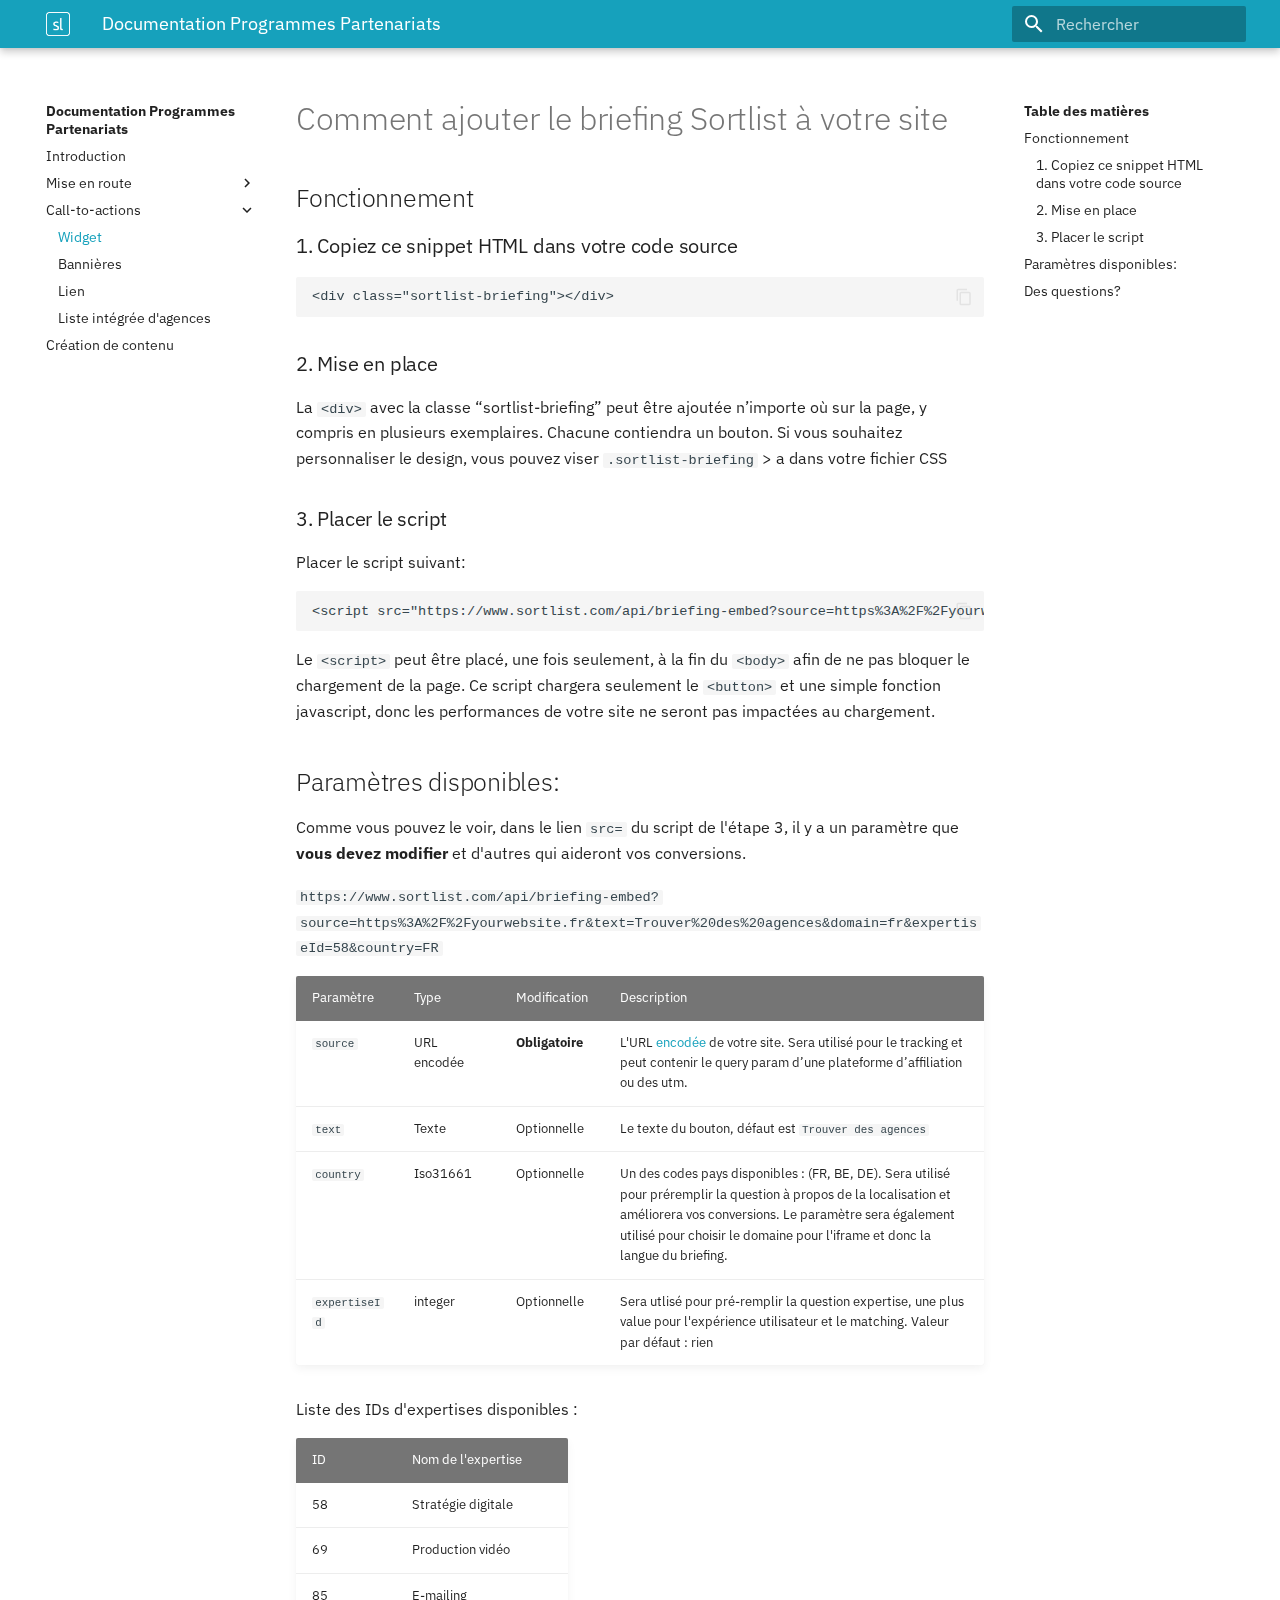
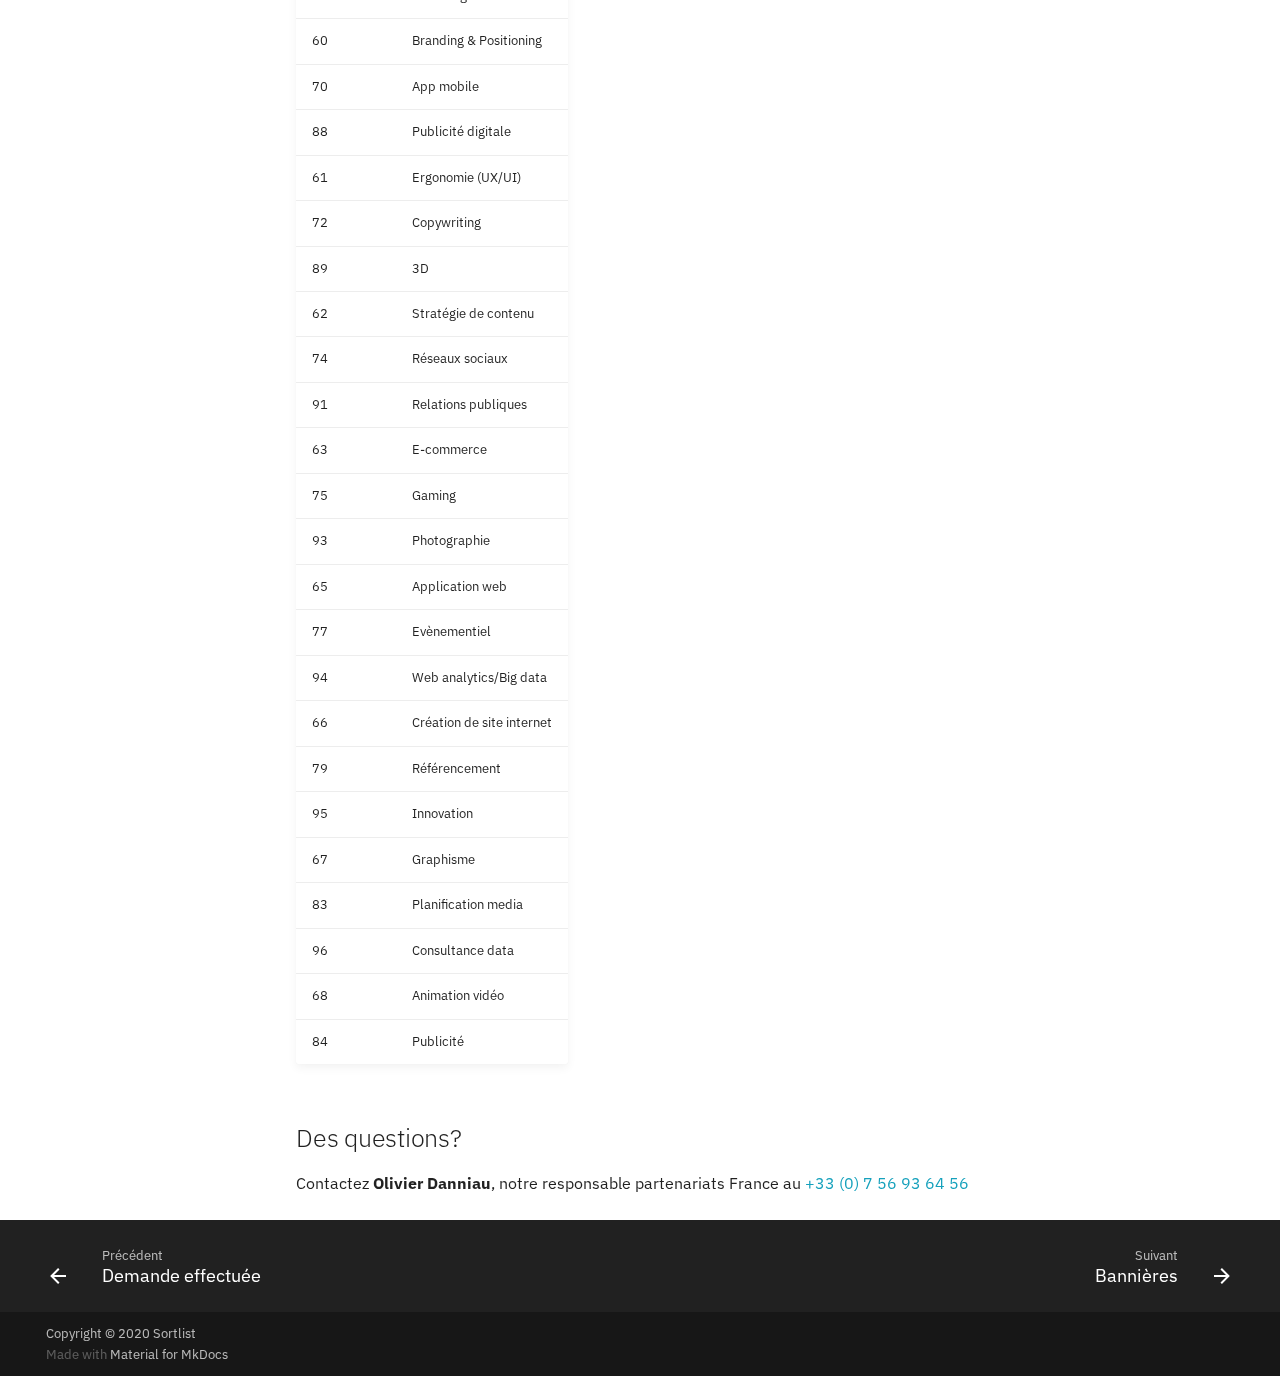
<file: cta/widget/index.html>
<!doctype html>
<html lang="fr" class="no-js">
  <head>
    
      <meta charset="utf-8">
      <meta name="viewport" content="width=device-width,initial-scale=1">
      
        <meta name="description" content="Programme d'affiliation">
      
      
      
        <meta name="author" content="@sortlist">
      
      
      <link rel="icon" href="../../sortlist-favicon.png">
      <meta name="generator" content="mkdocs-1.1.2, mkdocs-material-7.1.4">
    
    
      
        <title>Widget - Documentation Programmes Partenariats</title>
      
    
    
      <link rel="stylesheet" href="../../assets/stylesheets/main.bde7dde4.min.css">
      
        
        <link rel="stylesheet" href="../../assets/stylesheets/palette.ef6f36e2.min.css">
        
      
    
    
    
      
        
        <link rel="preconnect" href="https://fonts.gstatic.com" crossorigin>
        <link rel="stylesheet" href="https://fonts.googleapis.com/css?family=IBM+Plex+Sans:300,400,400i,700%7CSFMono-Regular,Consolas,Menlo,monospace&display=fallback">
        <style>:root{--md-text-font-family:"IBM Plex Sans";--md-code-font-family:"SFMono-Regular,Consolas,Menlo,monospace"}</style>
      
    
    
    
      <link rel="stylesheet" href="../../stylesheets/extra.css">
    
    
      
    
    
  </head>
  
  
    
    
    
    
    
    <body dir="ltr" data-md-color-scheme="" data-md-color-primary="none" data-md-color-accent="none">
  
    
    <script>function __prefix(e){return new URL("../..",location).pathname+"."+e}function __get(e,t=localStorage){return JSON.parse(t.getItem(__prefix(e)))}</script>
    
    <input class="md-toggle" data-md-toggle="drawer" type="checkbox" id="__drawer" autocomplete="off">
    <input class="md-toggle" data-md-toggle="search" type="checkbox" id="__search" autocomplete="off">
    <label class="md-overlay" for="__drawer"></label>
    <div data-md-component="skip">
      
        
        <a href="#comment-ajouter-le-briefing-sortlist-a-votre-site" class="md-skip">
          Aller au contenu
        </a>
      
    </div>
    <div data-md-component="announce">
      
    </div>
    
      <header class="md-header" data-md-component="header">
  <nav class="md-header__inner md-grid" aria-label="Header">
    <a href="../.." title="Documentation Programmes Partenariats" class="md-header__button md-logo" aria-label="Documentation Programmes Partenariats" data-md-component="logo">
      
  <img src="../../sortlist-logo-border-white.png" alt="logo">

    </a>
    <label class="md-header__button md-icon" for="__drawer">
      <svg xmlns="http://www.w3.org/2000/svg" viewBox="0 0 24 24"><path d="M3 6h18v2H3V6m0 5h18v2H3v-2m0 5h18v2H3v-2z"/></svg>
    </label>
    <div class="md-header__title" data-md-component="header-title">
      <div class="md-header__ellipsis">
        <div class="md-header__topic">
          <span class="md-ellipsis">
            Documentation Programmes Partenariats
          </span>
        </div>
        <div class="md-header__topic" data-md-component="header-topic">
          <span class="md-ellipsis">
            
              Widget
            
          </span>
        </div>
      </div>
    </div>
    
    
    
      <label class="md-header__button md-icon" for="__search">
        <svg xmlns="http://www.w3.org/2000/svg" viewBox="0 0 24 24"><path d="M9.5 3A6.5 6.5 0 0 1 16 9.5c0 1.61-.59 3.09-1.56 4.23l.27.27h.79l5 5-1.5 1.5-5-5v-.79l-.27-.27A6.516 6.516 0 0 1 9.5 16 6.5 6.5 0 0 1 3 9.5 6.5 6.5 0 0 1 9.5 3m0 2C7 5 5 7 5 9.5S7 14 9.5 14 14 12 14 9.5 12 5 9.5 5z"/></svg>
      </label>
      
<div class="md-search" data-md-component="search" role="dialog">
  <label class="md-search__overlay" for="__search"></label>
  <div class="md-search__inner" role="search">
    <form class="md-search__form" name="search">
      <input type="text" class="md-search__input" name="query" aria-label="Rechercher" placeholder="Rechercher" autocapitalize="off" autocorrect="off" autocomplete="off" spellcheck="false" data-md-component="search-query" data-md-state="active" required>
      <label class="md-search__icon md-icon" for="__search">
        <svg xmlns="http://www.w3.org/2000/svg" viewBox="0 0 24 24"><path d="M9.5 3A6.5 6.5 0 0 1 16 9.5c0 1.61-.59 3.09-1.56 4.23l.27.27h.79l5 5-1.5 1.5-5-5v-.79l-.27-.27A6.516 6.516 0 0 1 9.5 16 6.5 6.5 0 0 1 3 9.5 6.5 6.5 0 0 1 9.5 3m0 2C7 5 5 7 5 9.5S7 14 9.5 14 14 12 14 9.5 12 5 9.5 5z"/></svg>
        <svg xmlns="http://www.w3.org/2000/svg" viewBox="0 0 24 24"><path d="M20 11v2H8l5.5 5.5-1.42 1.42L4.16 12l7.92-7.92L13.5 5.5 8 11h12z"/></svg>
      </label>
      <button type="reset" class="md-search__icon md-icon" aria-label="Clear" tabindex="-1">
        <svg xmlns="http://www.w3.org/2000/svg" viewBox="0 0 24 24"><path d="M19 6.41 17.59 5 12 10.59 6.41 5 5 6.41 10.59 12 5 17.59 6.41 19 12 13.41 17.59 19 19 17.59 13.41 12 19 6.41z"/></svg>
      </button>
    </form>
    <div class="md-search__output">
      <div class="md-search__scrollwrap" data-md-scrollfix>
        <div class="md-search-result" data-md-component="search-result">
          <div class="md-search-result__meta">
            Initializing search
          </div>
          <ol class="md-search-result__list"></ol>
        </div>
      </div>
    </div>
  </div>
</div>
    
    
  </nav>
</header>
    
    <div class="md-container" data-md-component="container">
      
      
        
      
      <main class="md-main" data-md-component="main">
        <div class="md-main__inner md-grid">
          
            
              
              <div class="md-sidebar md-sidebar--primary" data-md-component="sidebar" data-md-type="navigation" >
                <div class="md-sidebar__scrollwrap">
                  <div class="md-sidebar__inner">
                    


<nav class="md-nav md-nav--primary" aria-label="Navigation" data-md-level="0">
  <label class="md-nav__title" for="__drawer">
    <a href="../.." title="Documentation Programmes Partenariats" class="md-nav__button md-logo" aria-label="Documentation Programmes Partenariats" data-md-component="logo">
      
  <img src="../../sortlist-logo-border-white.png" alt="logo">

    </a>
    Documentation Programmes Partenariats
  </label>
  
  <ul class="md-nav__list" data-md-scrollfix>
    
      
      
      

  
  
  
    <li class="md-nav__item">
      <a href="../.." class="md-nav__link">
        Introduction
      </a>
    </li>
  

    
      
      
      

  
  
  
    
    <li class="md-nav__item md-nav__item--nested">
      
      
        <input class="md-nav__toggle md-toggle" data-md-toggle="__nav_2" type="checkbox" id="__nav_2" >
      
      <label class="md-nav__link" for="__nav_2">
        Mise en route
        <span class="md-nav__icon md-icon"></span>
      </label>
      <nav class="md-nav" aria-label="Mise en route" data-md-level="1">
        <label class="md-nav__title" for="__nav_2">
          <span class="md-nav__icon md-icon"></span>
          Mise en route
        </label>
        <ul class="md-nav__list" data-md-scrollfix>
          
            
  
  
  
    <li class="md-nav__item">
      <a href="../../start/request_sent/" class="md-nav__link">
        Demande effectuée
      </a>
    </li>
  

          
        </ul>
      </nav>
    </li>
  

    
      
      
      

  
  
    
  
  
    
    <li class="md-nav__item md-nav__item--active md-nav__item--nested">
      
      
        <input class="md-nav__toggle md-toggle" data-md-toggle="__nav_3" type="checkbox" id="__nav_3" checked>
      
      <label class="md-nav__link" for="__nav_3">
        Call-to-actions
        <span class="md-nav__icon md-icon"></span>
      </label>
      <nav class="md-nav" aria-label="Call-to-actions" data-md-level="1">
        <label class="md-nav__title" for="__nav_3">
          <span class="md-nav__icon md-icon"></span>
          Call-to-actions
        </label>
        <ul class="md-nav__list" data-md-scrollfix>
          
            
  
  
    
  
  
    <li class="md-nav__item md-nav__item--active">
      
      <input class="md-nav__toggle md-toggle" data-md-toggle="toc" type="checkbox" id="__toc">
      
      
        
      
      
        <label class="md-nav__link md-nav__link--active" for="__toc">
          Widget
          <span class="md-nav__icon md-icon"></span>
        </label>
      
      <a href="./" class="md-nav__link md-nav__link--active">
        Widget
      </a>
      
        
<nav class="md-nav md-nav--secondary" aria-label="Table des matières">
  
  
  
    
  
  
    <label class="md-nav__title" for="__toc">
      <span class="md-nav__icon md-icon"></span>
      Table des matières
    </label>
    <ul class="md-nav__list" data-md-component="toc" data-md-scrollfix>
      
        <li class="md-nav__item">
  <a href="#fonctionnement" class="md-nav__link">
    Fonctionnement
  </a>
  
    <nav class="md-nav" aria-label="Fonctionnement">
      <ul class="md-nav__list">
        
          <li class="md-nav__item">
  <a href="#1-copiez-ce-snippet-html-dans-votre-code-source" class="md-nav__link">
    1. Copiez ce snippet HTML dans votre code source
  </a>
  
</li>
        
          <li class="md-nav__item">
  <a href="#2-mise-en-place" class="md-nav__link">
    2. Mise en place
  </a>
  
</li>
        
          <li class="md-nav__item">
  <a href="#3-placer-le-script" class="md-nav__link">
    3. Placer le script
  </a>
  
</li>
        
      </ul>
    </nav>
  
</li>
      
        <li class="md-nav__item">
  <a href="#parametres-disponibles" class="md-nav__link">
    Paramètres disponibles:
  </a>
  
</li>
      
        <li class="md-nav__item">
  <a href="#des-questions" class="md-nav__link">
    Des questions?
  </a>
  
</li>
      
    </ul>
  
</nav>
      
    </li>
  

          
            
  
  
  
    <li class="md-nav__item">
      <a href="../banners/" class="md-nav__link">
        Bannières
      </a>
    </li>
  

          
            
  
  
  
    <li class="md-nav__item">
      <a href="../link/" class="md-nav__link">
        Lien
      </a>
    </li>
  

          
            
  
  
  
    <li class="md-nav__item">
      <a href="../embed-agencies-list/" class="md-nav__link">
        Liste intégrée d'agences
      </a>
    </li>
  

          
        </ul>
      </nav>
    </li>
  

    
      
      
      

  
  
  
    <li class="md-nav__item">
      <a href="../../content_creation/" class="md-nav__link">
        Création de contenu
      </a>
    </li>
  

    
  </ul>
</nav>
                  </div>
                </div>
              </div>
            
            
              
              <div class="md-sidebar md-sidebar--secondary" data-md-component="sidebar" data-md-type="toc" >
                <div class="md-sidebar__scrollwrap">
                  <div class="md-sidebar__inner">
                    
<nav class="md-nav md-nav--secondary" aria-label="Table des matières">
  
  
  
    
  
  
    <label class="md-nav__title" for="__toc">
      <span class="md-nav__icon md-icon"></span>
      Table des matières
    </label>
    <ul class="md-nav__list" data-md-component="toc" data-md-scrollfix>
      
        <li class="md-nav__item">
  <a href="#fonctionnement" class="md-nav__link">
    Fonctionnement
  </a>
  
    <nav class="md-nav" aria-label="Fonctionnement">
      <ul class="md-nav__list">
        
          <li class="md-nav__item">
  <a href="#1-copiez-ce-snippet-html-dans-votre-code-source" class="md-nav__link">
    1. Copiez ce snippet HTML dans votre code source
  </a>
  
</li>
        
          <li class="md-nav__item">
  <a href="#2-mise-en-place" class="md-nav__link">
    2. Mise en place
  </a>
  
</li>
        
          <li class="md-nav__item">
  <a href="#3-placer-le-script" class="md-nav__link">
    3. Placer le script
  </a>
  
</li>
        
      </ul>
    </nav>
  
</li>
      
        <li class="md-nav__item">
  <a href="#parametres-disponibles" class="md-nav__link">
    Paramètres disponibles:
  </a>
  
</li>
      
        <li class="md-nav__item">
  <a href="#des-questions" class="md-nav__link">
    Des questions?
  </a>
  
</li>
      
    </ul>
  
</nav>
                  </div>
                </div>
              </div>
            
          
          <div class="md-content" data-md-component="content">
            <article class="md-content__inner md-typeset">
              
                
                
                <h1 id="comment-ajouter-le-briefing-sortlist-a-votre-site">Comment ajouter le briefing Sortlist à votre site<a class="headerlink" href="#comment-ajouter-le-briefing-sortlist-a-votre-site" title="Permanent link">&para;</a></h1>
<h2 id="fonctionnement">Fonctionnement<a class="headerlink" href="#fonctionnement" title="Permanent link">&para;</a></h2>
<h3 id="1-copiez-ce-snippet-html-dans-votre-code-source">1. Copiez ce snippet HTML dans votre code source<a class="headerlink" href="#1-copiez-ce-snippet-html-dans-votre-code-source" title="Permanent link">&para;</a></h3>
<div class="codehilite"><pre><span></span><code><span class="p">&lt;</span><span class="nt">div</span> <span class="na">class</span><span class="o">=</span><span class="s">&quot;sortlist-briefing&quot;</span><span class="p">&gt;&lt;/</span><span class="nt">div</span><span class="p">&gt;</span>
</code></pre></div>

<h3 id="2-mise-en-place">2. Mise en place<a class="headerlink" href="#2-mise-en-place" title="Permanent link">&para;</a></h3>
<p>La <code>&lt;div&gt;</code> avec la classe “sortlist-briefing” peut être ajoutée n’importe où sur la page, y compris en plusieurs exemplaires. Chacune contiendra un bouton. Si vous souhaitez personnaliser le design, vous pouvez viser <code>.sortlist-briefing</code> &gt; a dans votre fichier CSS</p>
<h3 id="3-placer-le-script">3. Placer le script<a class="headerlink" href="#3-placer-le-script" title="Permanent link">&para;</a></h3>
<p>Placer le script suivant:</p>
<div class="codehilite"><pre><span></span><code><span class="p">&lt;</span><span class="nt">script</span> <span class="na">src</span><span class="o">=</span><span class="s">&quot;https://www.sortlist.com/api/briefing-embed?source=https%3A%2F%2Fyourwebsite.fr%3Fae%3D1&amp;text=Trouver%20des%20agences&amp;domain=fr&amp;expertiseId=58&amp;country=FR&quot;</span><span class="p">&gt;&lt;/</span><span class="nt">script</span><span class="p">&gt;</span>
</code></pre></div>

<p>Le <code>&lt;script&gt;</code> peut être placé, une fois seulement, à la fin du <code>&lt;body&gt;</code> afin de ne pas bloquer le chargement de la page. Ce script chargera seulement le <code>&lt;button&gt;</code> et une simple fonction javascript, donc les performances de votre site ne seront pas impactées au chargement.</p>
<h2 id="parametres-disponibles">Paramètres disponibles:<a class="headerlink" href="#parametres-disponibles" title="Permanent link">&para;</a></h2>
<p>Comme vous pouvez le voir, dans le lien <code>src=</code> du script de l'étape 3, il y a un paramètre que <strong>vous devez modifier</strong> et d'autres qui aideront vos conversions.</p>
<p><code>https://www.sortlist.com/api/briefing-embed?source=https%3A%2F%2Fyourwebsite.fr&amp;text=Trouver%20des%20agences&amp;domain=fr&amp;expertiseId=58&amp;country=FR</code></p>
<table>
<thead>
<tr>
<th align="left">Paramètre</th>
<th align="left">Type</th>
<th align="left">Modification</th>
<th align="left">Description</th>
</tr>
</thead>
<tbody>
<tr>
<td align="left"><code>source</code></td>
<td align="left">URL encodée</td>
<td align="left"><strong>Obligatoire</strong></td>
<td align="left">L'URL <a href="https://www.convertstring.com/fr/EncodeDecode/UrlEncode">encodée</a> de votre site. Sera utilisé pour le tracking et peut contenir le query param d’une plateforme d’affiliation ou des utm.</td>
</tr>
<tr>
<td align="left"><code>text</code></td>
<td align="left">Texte</td>
<td align="left">Optionnelle</td>
<td align="left">Le texte du bouton, défaut est <code>Trouver des agences</code></td>
</tr>
<tr>
<td align="left"><code>country</code></td>
<td align="left">Iso31661</td>
<td align="left">Optionnelle</td>
<td align="left">Un des codes pays disponibles : (FR, BE, DE). Sera utilisé pour préremplir la question à propos de la localisation et améliorera vos conversions. Le paramètre sera également utilisé pour choisir le domaine pour l'iframe et donc la langue du briefing.</td>
</tr>
<tr>
<td align="left"><code>expertiseId</code></td>
<td align="left">integer</td>
<td align="left">Optionnelle</td>
<td align="left">Sera utlisé pour pré-remplir la question expertise, une plus value pour l'expérience utilisateur et le matching. Valeur par défaut : rien</td>
</tr>
</tbody>
</table>
<p>Liste des IDs d'expertises disponibles :</p>
<table>
<thead>
<tr>
<th align="left">ID</th>
<th align="left">Nom de l'expertise</th>
</tr>
</thead>
<tbody>
<tr>
<td align="left">58</td>
<td align="left">Stratégie digitale</td>
</tr>
<tr>
<td align="left">69</td>
<td align="left">Production vidéo</td>
</tr>
<tr>
<td align="left">85</td>
<td align="left">E-mailing</td>
</tr>
<tr>
<td align="left">60</td>
<td align="left">Branding &amp; Positioning</td>
</tr>
<tr>
<td align="left">70</td>
<td align="left">App mobile</td>
</tr>
<tr>
<td align="left">88</td>
<td align="left">Publicité digitale</td>
</tr>
<tr>
<td align="left">61</td>
<td align="left">Ergonomie (UX/UI)</td>
</tr>
<tr>
<td align="left">72</td>
<td align="left">Copywriting</td>
</tr>
<tr>
<td align="left">89</td>
<td align="left">3D</td>
</tr>
<tr>
<td align="left">62</td>
<td align="left">Stratégie de contenu</td>
</tr>
<tr>
<td align="left">74</td>
<td align="left">Réseaux sociaux</td>
</tr>
<tr>
<td align="left">91</td>
<td align="left">Relations publiques</td>
</tr>
<tr>
<td align="left">63</td>
<td align="left">E-commerce</td>
</tr>
<tr>
<td align="left">75</td>
<td align="left">Gaming</td>
</tr>
<tr>
<td align="left">93</td>
<td align="left">Photographie</td>
</tr>
<tr>
<td align="left">65</td>
<td align="left">Application web</td>
</tr>
<tr>
<td align="left">77</td>
<td align="left">Evènementiel</td>
</tr>
<tr>
<td align="left">94</td>
<td align="left">Web analytics/Big data</td>
</tr>
<tr>
<td align="left">66</td>
<td align="left">Création de site internet</td>
</tr>
<tr>
<td align="left">79</td>
<td align="left">Référencement</td>
</tr>
<tr>
<td align="left">95</td>
<td align="left">Innovation</td>
</tr>
<tr>
<td align="left">67</td>
<td align="left">Graphisme</td>
</tr>
<tr>
<td align="left">83</td>
<td align="left">Planification media</td>
</tr>
<tr>
<td align="left">96</td>
<td align="left">Consultance data</td>
</tr>
<tr>
<td align="left">68</td>
<td align="left">Animation vidéo</td>
</tr>
<tr>
<td align="left">84</td>
<td align="left">Publicité</td>
</tr>
</tbody>
</table>
<h2 id="des-questions">Des questions?<a class="headerlink" href="#des-questions" title="Permanent link">&para;</a></h2>
<p>Contactez <strong>Olivier Danniau</strong>, notre responsable partenariats France au <a href="tel:+33756936456">+33 (0) 7 56 93 64 56</a></p>
                
              
              
                


              
            </article>
          </div>
        </div>
        
      </main>
      
        
<footer class="md-footer">
  
    <nav class="md-footer__inner md-grid" aria-label="Footer">
      
        <a href="../../start/request_sent/" class="md-footer__link md-footer__link--prev" rel="prev">
          <div class="md-footer__button md-icon">
            <svg xmlns="http://www.w3.org/2000/svg" viewBox="0 0 24 24"><path d="M20 11v2H8l5.5 5.5-1.42 1.42L4.16 12l7.92-7.92L13.5 5.5 8 11h12z"/></svg>
          </div>
          <div class="md-footer__title">
            <div class="md-ellipsis">
              <span class="md-footer__direction">
                Précédent
              </span>
              Demande effectuée
            </div>
          </div>
        </a>
      
      
        <a href="../banners/" class="md-footer__link md-footer__link--next" rel="next">
          <div class="md-footer__title">
            <div class="md-ellipsis">
              <span class="md-footer__direction">
                Suivant
              </span>
              Bannières
            </div>
          </div>
          <div class="md-footer__button md-icon">
            <svg xmlns="http://www.w3.org/2000/svg" viewBox="0 0 24 24"><path d="M4 11v2h12l-5.5 5.5 1.42 1.42L19.84 12l-7.92-7.92L10.5 5.5 16 11H4z"/></svg>
          </div>
        </a>
      
    </nav>
  
  <div class="md-footer-meta md-typeset">
    <div class="md-footer-meta__inner md-grid">
      <div class="md-footer-copyright">
        
          <div class="md-footer-copyright__highlight">
            Copyright &copy; 2020 Sortlist
          </div>
        
        Made with
        <a href="https://squidfunk.github.io/mkdocs-material/" target="_blank" rel="noopener">
          Material for MkDocs
        </a>
        
      </div>
      
    </div>
  </div>
</footer>
      
    </div>
    <div class="md-dialog" data-md-component="dialog">
      <div class="md-dialog__inner md-typeset"></div>
    </div>
    <script id="__config" type="application/json">{"base": "../..", "features": ["tabs"], "translations": {"clipboard.copy": "Copier dans le presse-papier", "clipboard.copied": "Copi\u00e9 dans le presse-papier", "search.config.lang": "fr", "search.config.pipeline": "trimmer, stopWordFilter", "search.config.separator": "[\\s\\-]+", "search.placeholder": "Rechercher", "search.result.placeholder": "Taper pour d\u00e9marrer la recherche", "search.result.none": "Aucun document trouv\u00e9", "search.result.one": "1 document trouv\u00e9", "search.result.other": "# documents trouv\u00e9s", "search.result.more.one": "1 more on this page", "search.result.more.other": "# more on this page", "search.result.term.missing": "Missing"}, "search": "../../assets/javascripts/workers/search.4fa0e4ee.min.js", "version": null}</script>
    
    
      <script src="../../assets/javascripts/bundle.1d3bfcf1.min.js"></script>
      
    
  </body>
</html>
</file>
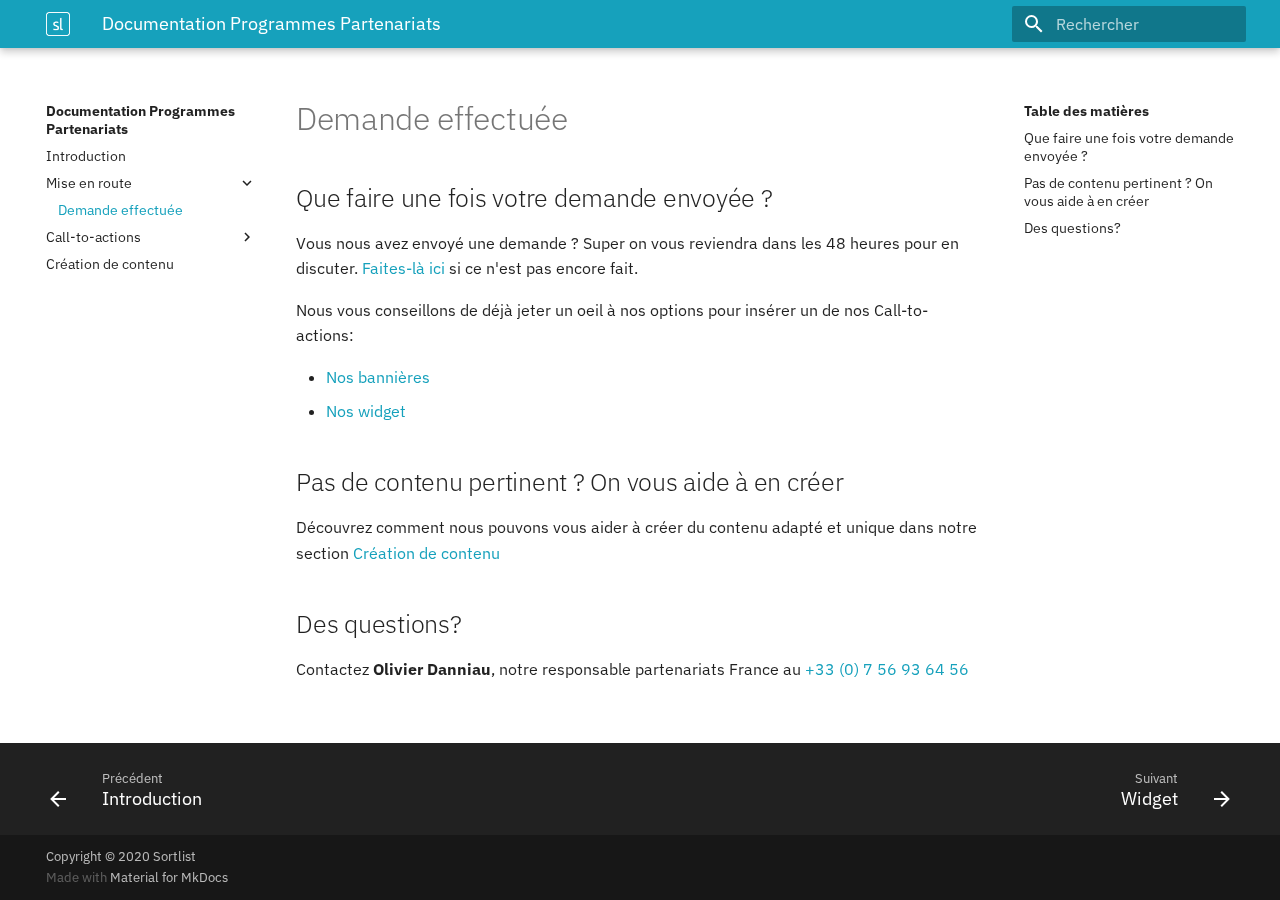
<file: start/request_sent/index.html>
<!doctype html>
<html lang="fr" class="no-js">
  <head>
    
      <meta charset="utf-8">
      <meta name="viewport" content="width=device-width,initial-scale=1">
      
        <meta name="description" content="Programme d'affiliation">
      
      
      
        <meta name="author" content="@sortlist">
      
      
      <link rel="icon" href="../../sortlist-favicon.png">
      <meta name="generator" content="mkdocs-1.1.2, mkdocs-material-7.1.4">
    
    
      
        <title>Demande effectuée - Documentation Programmes Partenariats</title>
      
    
    
      <link rel="stylesheet" href="../../assets/stylesheets/main.bde7dde4.min.css">
      
        
        <link rel="stylesheet" href="../../assets/stylesheets/palette.ef6f36e2.min.css">
        
      
    
    
    
      
        
        <link rel="preconnect" href="https://fonts.gstatic.com" crossorigin>
        <link rel="stylesheet" href="https://fonts.googleapis.com/css?family=IBM+Plex+Sans:300,400,400i,700%7CSFMono-Regular,Consolas,Menlo,monospace&display=fallback">
        <style>:root{--md-text-font-family:"IBM Plex Sans";--md-code-font-family:"SFMono-Regular,Consolas,Menlo,monospace"}</style>
      
    
    
    
      <link rel="stylesheet" href="../../stylesheets/extra.css">
    
    
      
    
    
  </head>
  
  
    
    
    
    
    
    <body dir="ltr" data-md-color-scheme="" data-md-color-primary="none" data-md-color-accent="none">
  
    
    <script>function __prefix(e){return new URL("../..",location).pathname+"."+e}function __get(e,t=localStorage){return JSON.parse(t.getItem(__prefix(e)))}</script>
    
    <input class="md-toggle" data-md-toggle="drawer" type="checkbox" id="__drawer" autocomplete="off">
    <input class="md-toggle" data-md-toggle="search" type="checkbox" id="__search" autocomplete="off">
    <label class="md-overlay" for="__drawer"></label>
    <div data-md-component="skip">
      
        
        <a href="#demande-effectuee" class="md-skip">
          Aller au contenu
        </a>
      
    </div>
    <div data-md-component="announce">
      
    </div>
    
      <header class="md-header" data-md-component="header">
  <nav class="md-header__inner md-grid" aria-label="Header">
    <a href="../.." title="Documentation Programmes Partenariats" class="md-header__button md-logo" aria-label="Documentation Programmes Partenariats" data-md-component="logo">
      
  <img src="../../sortlist-logo-border-white.png" alt="logo">

    </a>
    <label class="md-header__button md-icon" for="__drawer">
      <svg xmlns="http://www.w3.org/2000/svg" viewBox="0 0 24 24"><path d="M3 6h18v2H3V6m0 5h18v2H3v-2m0 5h18v2H3v-2z"/></svg>
    </label>
    <div class="md-header__title" data-md-component="header-title">
      <div class="md-header__ellipsis">
        <div class="md-header__topic">
          <span class="md-ellipsis">
            Documentation Programmes Partenariats
          </span>
        </div>
        <div class="md-header__topic" data-md-component="header-topic">
          <span class="md-ellipsis">
            
              Demande effectuée
            
          </span>
        </div>
      </div>
    </div>
    
    
    
      <label class="md-header__button md-icon" for="__search">
        <svg xmlns="http://www.w3.org/2000/svg" viewBox="0 0 24 24"><path d="M9.5 3A6.5 6.5 0 0 1 16 9.5c0 1.61-.59 3.09-1.56 4.23l.27.27h.79l5 5-1.5 1.5-5-5v-.79l-.27-.27A6.516 6.516 0 0 1 9.5 16 6.5 6.5 0 0 1 3 9.5 6.5 6.5 0 0 1 9.5 3m0 2C7 5 5 7 5 9.5S7 14 9.5 14 14 12 14 9.5 12 5 9.5 5z"/></svg>
      </label>
      
<div class="md-search" data-md-component="search" role="dialog">
  <label class="md-search__overlay" for="__search"></label>
  <div class="md-search__inner" role="search">
    <form class="md-search__form" name="search">
      <input type="text" class="md-search__input" name="query" aria-label="Rechercher" placeholder="Rechercher" autocapitalize="off" autocorrect="off" autocomplete="off" spellcheck="false" data-md-component="search-query" data-md-state="active" required>
      <label class="md-search__icon md-icon" for="__search">
        <svg xmlns="http://www.w3.org/2000/svg" viewBox="0 0 24 24"><path d="M9.5 3A6.5 6.5 0 0 1 16 9.5c0 1.61-.59 3.09-1.56 4.23l.27.27h.79l5 5-1.5 1.5-5-5v-.79l-.27-.27A6.516 6.516 0 0 1 9.5 16 6.5 6.5 0 0 1 3 9.5 6.5 6.5 0 0 1 9.5 3m0 2C7 5 5 7 5 9.5S7 14 9.5 14 14 12 14 9.5 12 5 9.5 5z"/></svg>
        <svg xmlns="http://www.w3.org/2000/svg" viewBox="0 0 24 24"><path d="M20 11v2H8l5.5 5.5-1.42 1.42L4.16 12l7.92-7.92L13.5 5.5 8 11h12z"/></svg>
      </label>
      <button type="reset" class="md-search__icon md-icon" aria-label="Clear" tabindex="-1">
        <svg xmlns="http://www.w3.org/2000/svg" viewBox="0 0 24 24"><path d="M19 6.41 17.59 5 12 10.59 6.41 5 5 6.41 10.59 12 5 17.59 6.41 19 12 13.41 17.59 19 19 17.59 13.41 12 19 6.41z"/></svg>
      </button>
    </form>
    <div class="md-search__output">
      <div class="md-search__scrollwrap" data-md-scrollfix>
        <div class="md-search-result" data-md-component="search-result">
          <div class="md-search-result__meta">
            Initializing search
          </div>
          <ol class="md-search-result__list"></ol>
        </div>
      </div>
    </div>
  </div>
</div>
    
    
  </nav>
</header>
    
    <div class="md-container" data-md-component="container">
      
      
        
      
      <main class="md-main" data-md-component="main">
        <div class="md-main__inner md-grid">
          
            
              
              <div class="md-sidebar md-sidebar--primary" data-md-component="sidebar" data-md-type="navigation" >
                <div class="md-sidebar__scrollwrap">
                  <div class="md-sidebar__inner">
                    


<nav class="md-nav md-nav--primary" aria-label="Navigation" data-md-level="0">
  <label class="md-nav__title" for="__drawer">
    <a href="../.." title="Documentation Programmes Partenariats" class="md-nav__button md-logo" aria-label="Documentation Programmes Partenariats" data-md-component="logo">
      
  <img src="../../sortlist-logo-border-white.png" alt="logo">

    </a>
    Documentation Programmes Partenariats
  </label>
  
  <ul class="md-nav__list" data-md-scrollfix>
    
      
      
      

  
  
  
    <li class="md-nav__item">
      <a href="../.." class="md-nav__link">
        Introduction
      </a>
    </li>
  

    
      
      
      

  
  
    
  
  
    
    <li class="md-nav__item md-nav__item--active md-nav__item--nested">
      
      
        <input class="md-nav__toggle md-toggle" data-md-toggle="__nav_2" type="checkbox" id="__nav_2" checked>
      
      <label class="md-nav__link" for="__nav_2">
        Mise en route
        <span class="md-nav__icon md-icon"></span>
      </label>
      <nav class="md-nav" aria-label="Mise en route" data-md-level="1">
        <label class="md-nav__title" for="__nav_2">
          <span class="md-nav__icon md-icon"></span>
          Mise en route
        </label>
        <ul class="md-nav__list" data-md-scrollfix>
          
            
  
  
    
  
  
    <li class="md-nav__item md-nav__item--active">
      
      <input class="md-nav__toggle md-toggle" data-md-toggle="toc" type="checkbox" id="__toc">
      
      
        
      
      
        <label class="md-nav__link md-nav__link--active" for="__toc">
          Demande effectuée
          <span class="md-nav__icon md-icon"></span>
        </label>
      
      <a href="./" class="md-nav__link md-nav__link--active">
        Demande effectuée
      </a>
      
        
<nav class="md-nav md-nav--secondary" aria-label="Table des matières">
  
  
  
    
  
  
    <label class="md-nav__title" for="__toc">
      <span class="md-nav__icon md-icon"></span>
      Table des matières
    </label>
    <ul class="md-nav__list" data-md-component="toc" data-md-scrollfix>
      
        <li class="md-nav__item">
  <a href="#que-faire-une-fois-votre-demande-envoyee" class="md-nav__link">
    Que faire une fois votre demande envoyée ?
  </a>
  
</li>
      
        <li class="md-nav__item">
  <a href="#pas-de-contenu-pertinent-on-vous-aide-a-en-creer" class="md-nav__link">
    Pas de contenu pertinent ? On vous aide à en créer
  </a>
  
</li>
      
        <li class="md-nav__item">
  <a href="#des-questions" class="md-nav__link">
    Des questions?
  </a>
  
</li>
      
    </ul>
  
</nav>
      
    </li>
  

          
        </ul>
      </nav>
    </li>
  

    
      
      
      

  
  
  
    
    <li class="md-nav__item md-nav__item--nested">
      
      
        <input class="md-nav__toggle md-toggle" data-md-toggle="__nav_3" type="checkbox" id="__nav_3" >
      
      <label class="md-nav__link" for="__nav_3">
        Call-to-actions
        <span class="md-nav__icon md-icon"></span>
      </label>
      <nav class="md-nav" aria-label="Call-to-actions" data-md-level="1">
        <label class="md-nav__title" for="__nav_3">
          <span class="md-nav__icon md-icon"></span>
          Call-to-actions
        </label>
        <ul class="md-nav__list" data-md-scrollfix>
          
            
  
  
  
    <li class="md-nav__item">
      <a href="../../cta/widget/" class="md-nav__link">
        Widget
      </a>
    </li>
  

          
            
  
  
  
    <li class="md-nav__item">
      <a href="../../cta/banners/" class="md-nav__link">
        Bannières
      </a>
    </li>
  

          
            
  
  
  
    <li class="md-nav__item">
      <a href="../../cta/link/" class="md-nav__link">
        Lien
      </a>
    </li>
  

          
            
  
  
  
    <li class="md-nav__item">
      <a href="../../cta/embed-agencies-list/" class="md-nav__link">
        Liste intégrée d'agences
      </a>
    </li>
  

          
        </ul>
      </nav>
    </li>
  

    
      
      
      

  
  
  
    <li class="md-nav__item">
      <a href="../../content_creation/" class="md-nav__link">
        Création de contenu
      </a>
    </li>
  

    
  </ul>
</nav>
                  </div>
                </div>
              </div>
            
            
              
              <div class="md-sidebar md-sidebar--secondary" data-md-component="sidebar" data-md-type="toc" >
                <div class="md-sidebar__scrollwrap">
                  <div class="md-sidebar__inner">
                    
<nav class="md-nav md-nav--secondary" aria-label="Table des matières">
  
  
  
    
  
  
    <label class="md-nav__title" for="__toc">
      <span class="md-nav__icon md-icon"></span>
      Table des matières
    </label>
    <ul class="md-nav__list" data-md-component="toc" data-md-scrollfix>
      
        <li class="md-nav__item">
  <a href="#que-faire-une-fois-votre-demande-envoyee" class="md-nav__link">
    Que faire une fois votre demande envoyée ?
  </a>
  
</li>
      
        <li class="md-nav__item">
  <a href="#pas-de-contenu-pertinent-on-vous-aide-a-en-creer" class="md-nav__link">
    Pas de contenu pertinent ? On vous aide à en créer
  </a>
  
</li>
      
        <li class="md-nav__item">
  <a href="#des-questions" class="md-nav__link">
    Des questions?
  </a>
  
</li>
      
    </ul>
  
</nav>
                  </div>
                </div>
              </div>
            
          
          <div class="md-content" data-md-component="content">
            <article class="md-content__inner md-typeset">
              
                
                
                <h1 id="demande-effectuee">Demande effectuée<a class="headerlink" href="#demande-effectuee" title="Permanent link">&para;</a></h1>
<h2 id="que-faire-une-fois-votre-demande-envoyee">Que faire une fois votre demande envoyée ?<a class="headerlink" href="#que-faire-une-fois-votre-demande-envoyee" title="Permanent link">&para;</a></h2>
<p>Vous nous avez envoyé une demande ? Super on vous reviendra dans les 48 heures pour en discuter.
<a href="https://pages.sortlist.com/sortlist-affiliation-program">Faites-là ici</a> si ce n'est pas encore fait.</p>
<p>Nous vous conseillons de déjà jeter un oeil à nos options pour insérer un de nos Call-to-actions:</p>
<ul>
<li><a href="https://sortlist.github.io/partners/cta/banners">Nos bannières</a></li>
<li><a href="https://sortlist.github.io/partners/cta/widget">Nos widget</a></li>
</ul>
<h2 id="pas-de-contenu-pertinent-on-vous-aide-a-en-creer">Pas de contenu pertinent ? On vous aide à en créer<a class="headerlink" href="#pas-de-contenu-pertinent-on-vous-aide-a-en-creer" title="Permanent link">&para;</a></h2>
<p>Découvrez comment nous pouvons vous aider à créer du contenu adapté et unique dans notre section <a href="content_creation">Création de contenu</a></p>
<h2 id="des-questions">Des questions?<a class="headerlink" href="#des-questions" title="Permanent link">&para;</a></h2>
<p>Contactez <strong>Olivier Danniau</strong>, notre responsable partenariats France au <a href="tel:+33756936456">+33 (0) 7 56 93 64 56</a></p>
                
              
              
                


              
            </article>
          </div>
        </div>
        
      </main>
      
        
<footer class="md-footer">
  
    <nav class="md-footer__inner md-grid" aria-label="Footer">
      
        <a href="../.." class="md-footer__link md-footer__link--prev" rel="prev">
          <div class="md-footer__button md-icon">
            <svg xmlns="http://www.w3.org/2000/svg" viewBox="0 0 24 24"><path d="M20 11v2H8l5.5 5.5-1.42 1.42L4.16 12l7.92-7.92L13.5 5.5 8 11h12z"/></svg>
          </div>
          <div class="md-footer__title">
            <div class="md-ellipsis">
              <span class="md-footer__direction">
                Précédent
              </span>
              Introduction
            </div>
          </div>
        </a>
      
      
        <a href="../../cta/widget/" class="md-footer__link md-footer__link--next" rel="next">
          <div class="md-footer__title">
            <div class="md-ellipsis">
              <span class="md-footer__direction">
                Suivant
              </span>
              Widget
            </div>
          </div>
          <div class="md-footer__button md-icon">
            <svg xmlns="http://www.w3.org/2000/svg" viewBox="0 0 24 24"><path d="M4 11v2h12l-5.5 5.5 1.42 1.42L19.84 12l-7.92-7.92L10.5 5.5 16 11H4z"/></svg>
          </div>
        </a>
      
    </nav>
  
  <div class="md-footer-meta md-typeset">
    <div class="md-footer-meta__inner md-grid">
      <div class="md-footer-copyright">
        
          <div class="md-footer-copyright__highlight">
            Copyright &copy; 2020 Sortlist
          </div>
        
        Made with
        <a href="https://squidfunk.github.io/mkdocs-material/" target="_blank" rel="noopener">
          Material for MkDocs
        </a>
        
      </div>
      
    </div>
  </div>
</footer>
      
    </div>
    <div class="md-dialog" data-md-component="dialog">
      <div class="md-dialog__inner md-typeset"></div>
    </div>
    <script id="__config" type="application/json">{"base": "../..", "features": ["tabs"], "translations": {"clipboard.copy": "Copier dans le presse-papier", "clipboard.copied": "Copi\u00e9 dans le presse-papier", "search.config.lang": "fr", "search.config.pipeline": "trimmer, stopWordFilter", "search.config.separator": "[\\s\\-]+", "search.placeholder": "Rechercher", "search.result.placeholder": "Taper pour d\u00e9marrer la recherche", "search.result.none": "Aucun document trouv\u00e9", "search.result.one": "1 document trouv\u00e9", "search.result.other": "# documents trouv\u00e9s", "search.result.more.one": "1 more on this page", "search.result.more.other": "# more on this page", "search.result.term.missing": "Missing"}, "search": "../../assets/javascripts/workers/search.4fa0e4ee.min.js", "version": null}</script>
    
    
      <script src="../../assets/javascripts/bundle.1d3bfcf1.min.js"></script>
      
    
  </body>
</html>
</file>
<file: stylesheets/extra.css>
:root {
  --md-primary-fg-color:        #16a1bc;
  --md-primary-fg-color--light: #cdf5fd;
  --md-primary-fg-color--dark:  #07112c;
  --md-typeset-a-color:         #93dfec;
}
</file>
<file: assets/stylesheets/main.bde7dde4.min.css>
@charset "UTF-8";html{box-sizing:border-box;-webkit-text-size-adjust:none;-ms-text-size-adjust:none;text-size-adjust:none}*,:after,:before{box-sizing:inherit}body{margin:0}a,button,input,label{-webkit-tap-highlight-color:transparent}a{color:inherit;text-decoration:none}hr{border:0;box-sizing:initial;display:block;height:.05rem;overflow:visible;padding:0}small{font-size:80%}sub,sup{line-height:1em}img{border-style:none}table{border-collapse:initial;border-spacing:0}td,th{font-weight:400;vertical-align:top}button{background:transparent;border:0;font-family:inherit;font-size:inherit;margin:0;padding:0}input{border:0;outline:none}:root{--md-default-fg-color:rgba(0,0,0,0.87);--md-default-fg-color--light:rgba(0,0,0,0.54);--md-default-fg-color--lighter:rgba(0,0,0,0.32);--md-default-fg-color--lightest:rgba(0,0,0,0.07);--md-default-bg-color:#fff;--md-default-bg-color--light:hsla(0,0%,100%,0.7);--md-default-bg-color--lighter:hsla(0,0%,100%,0.3);--md-default-bg-color--lightest:hsla(0,0%,100%,0.12);--md-primary-fg-color:#4051b5;--md-primary-fg-color--light:#5d6cc0;--md-primary-fg-color--dark:#303fa1;--md-primary-bg-color:#fff;--md-primary-bg-color--light:hsla(0,0%,100%,0.7);--md-accent-fg-color:#526cfe;--md-accent-fg-color--transparent:rgba(83,108,254,0.1);--md-accent-bg-color:#fff;--md-accent-bg-color--light:hsla(0,0%,100%,0.7)}:root>*{--md-code-fg-color:#36464e;--md-code-bg-color:#f5f5f5;--md-code-hl-color:rgba(255,255,0,0.5);--md-code-hl-number-color:#d52a2a;--md-code-hl-special-color:#db1457;--md-code-hl-function-color:#a846b9;--md-code-hl-constant-color:#6e59d9;--md-code-hl-keyword-color:#3f6ec6;--md-code-hl-string-color:#1c7d4d;--md-code-hl-name-color:var(--md-code-fg-color);--md-code-hl-operator-color:var(--md-default-fg-color--light);--md-code-hl-punctuation-color:var(--md-default-fg-color--light);--md-code-hl-comment-color:var(--md-default-fg-color--light);--md-code-hl-generic-color:var(--md-default-fg-color--light);--md-code-hl-variable-color:var(--md-default-fg-color--light);--md-typeset-color:var(--md-default-fg-color);--md-typeset-a-color:var(--md-primary-fg-color);--md-typeset-mark-color:rgba(255,255,0,0.5);--md-typeset-del-color:rgba(245,80,61,0.15);--md-typeset-ins-color:rgba(11,213,112,0.15);--md-typeset-kbd-color:#fafafa;--md-typeset-kbd-accent-color:#fff;--md-typeset-kbd-border-color:#b8b8b8;--md-admonition-fg-color:var(--md-default-fg-color);--md-admonition-bg-color:var(--md-default-bg-color);--md-footer-fg-color:#fff;--md-footer-fg-color--light:hsla(0,0%,100%,0.7);--md-footer-fg-color--lighter:hsla(0,0%,100%,0.3);--md-footer-bg-color:rgba(0,0,0,0.87);--md-footer-bg-color--dark:rgba(0,0,0,0.32)}.md-icon svg{fill:currentColor;display:block;height:1.2rem;width:1.2rem}body{-webkit-font-smoothing:antialiased;-moz-osx-font-smoothing:grayscale}body,input{font-family:var(--md-text-font-family,_),-apple-system,BlinkMacSystemFont,Helvetica,Arial,sans-serif;font-feature-settings:"kern","liga"}body,code,input,kbd,pre{color:var(--md-typeset-color)}code,kbd,pre{font-family:var(--md-code-font-family,_),SFMono-Regular,Consolas,Menlo,monospace;font-feature-settings:"kern"}:root{--md-typeset-table--ascending:url('data:image/svg+xml;charset=utf-8,<svg xmlns="http://www.w3.org/2000/svg" viewBox="0 0 24 24"><path d="M11 4h2v12l5.5-5.5 1.42 1.42L12 19.84l-7.92-7.92L5.5 10.5 11 16V4z"/></svg>');--md-typeset-table--descending:url('data:image/svg+xml;charset=utf-8,<svg xmlns="http://www.w3.org/2000/svg" viewBox="0 0 24 24"><path d="M13 20h-2V8l-5.5 5.5-1.42-1.42L12 4.16l7.92 7.92-1.42 1.42L13 8v12z"/></svg>')}.md-typeset{-webkit-print-color-adjust:exact;color-adjust:exact;font-size:.8rem;line-height:1.6}@media print{.md-typeset{font-size:.68rem}}.md-typeset blockquote,.md-typeset dl,.md-typeset figure,.md-typeset ol,.md-typeset pre,.md-typeset ul{margin:1em 0}.md-typeset h1{color:var(--md-default-fg-color--light);font-size:2em;line-height:1.3;margin:0 0 1.25em}.md-typeset h1,.md-typeset h2{font-weight:300;letter-spacing:-.01em}.md-typeset h2{font-size:1.5625em;line-height:1.4;margin:1.6em 0 .64em}.md-typeset h3{font-size:1.25em;font-weight:400;letter-spacing:-.01em;line-height:1.5;margin:1.6em 0 .8em}.md-typeset h2+h3{margin-top:.8em}.md-typeset h4{font-weight:700;letter-spacing:-.01em;margin:1em 0}.md-typeset h5,.md-typeset h6{color:var(--md-default-fg-color--light);font-size:.8em;font-weight:700;letter-spacing:-.01em;margin:1.25em 0}.md-typeset h5{text-transform:uppercase}.md-typeset hr{border-bottom:.05rem solid var(--md-default-fg-color--lightest);display:flow-root;margin:1.5em 0}.md-typeset a{color:var(--md-typeset-a-color);word-break:break-word}.md-typeset a,.md-typeset a:before{transition:color 125ms}.md-typeset a:focus,.md-typeset a:hover{color:var(--md-accent-fg-color)}.md-typeset a.focus-visible{outline-color:var(--md-accent-fg-color);outline-offset:.2rem}.md-typeset code,.md-typeset kbd,.md-typeset pre{color:var(--md-code-fg-color);direction:ltr}@media print{.md-typeset code,.md-typeset kbd,.md-typeset pre{white-space:pre-wrap}}.md-typeset code{background-color:var(--md-code-bg-color);border-radius:.1rem;-webkit-box-decoration-break:clone;box-decoration-break:clone;font-size:.85em;padding:0 .2941176471em;word-break:break-word}.md-typeset code:not(.focus-visible){-webkit-tap-highlight-color:transparent;outline:none}.md-typeset h1 code,.md-typeset h2 code,.md-typeset h3 code,.md-typeset h4 code,.md-typeset h5 code,.md-typeset h6 code{background-color:initial;box-shadow:none;margin:initial;padding:initial}.md-typeset a code{color:currentColor}.md-typeset pre{display:flow-root;line-height:1.4;position:relative}.md-typeset pre>code{scrollbar-width:thin;scrollbar-color:var(--md-default-fg-color--lighter) transparent;-webkit-box-decoration-break:slice;box-decoration-break:slice;box-shadow:none;display:block;margin:0;overflow:auto;padding:.7720588235em 1.1764705882em;touch-action:auto;word-break:normal}.md-typeset pre>code:hover{scrollbar-color:var(--md-accent-fg-color) transparent}.md-typeset pre>code::-webkit-scrollbar{height:.2rem;width:.2rem}.md-typeset pre>code::-webkit-scrollbar-thumb{background-color:var(--md-default-fg-color--lighter)}.md-typeset pre>code::-webkit-scrollbar-thumb:hover{background-color:var(--md-accent-fg-color)}@media screen and (max-width:44.9375em){.md-typeset>pre{margin:1em -.8rem}.md-typeset>pre code{border-radius:0}}.md-typeset kbd{background-color:var(--md-typeset-kbd-color);border-radius:.1rem;box-shadow:0 .1rem 0 .05rem var(--md-typeset-kbd-border-color),0 .1rem 0 var(--md-typeset-kbd-border-color),0 -.1rem .2rem var(--md-typeset-kbd-accent-color) inset;color:var(--md-default-fg-color);display:inline-block;font-size:.75em;padding:0 .6666666667em;vertical-align:text-top;word-break:break-word}.md-typeset mark{background-color:var(--md-typeset-mark-color);-webkit-box-decoration-break:clone;box-decoration-break:clone;color:inherit;word-break:break-word}.md-typeset abbr{border-bottom:.05rem dotted var(--md-default-fg-color--light);cursor:help;text-decoration:none}@media (hover:none){.md-typeset abbr{position:relative}.md-typeset abbr[title]:focus:after,.md-typeset abbr[title]:hover:after{background-color:var(--md-default-fg-color);border-radius:.1rem;box-shadow:0 2px 2px 0 rgba(0,0,0,.14),0 1px 5px 0 rgba(0,0,0,.12),0 3px 1px -2px rgba(0,0,0,.2);color:var(--md-default-bg-color);content:attr(title);display:inline-block;font-size:.7rem;left:0;margin-top:2em;max-width:80%;min-width:-webkit-max-content;min-width:-moz-max-content;min-width:max-content;padding:.2rem .3rem;position:absolute;width:auto}}.md-typeset small{opacity:.75}.md-typeset sub,.md-typeset sup{margin-left:.078125em}[dir=rtl] .md-typeset sub,[dir=rtl] .md-typeset sup{margin-left:0;margin-right:.078125em}.md-typeset blockquote{border-left:.2rem solid var(--md-default-fg-color--lighter);color:var(--md-default-fg-color--light);display:flow-root;padding-left:.6rem}[dir=rtl] .md-typeset blockquote{border-left:initial;border-right:.2rem solid var(--md-default-fg-color--lighter);padding-left:0;padding-right:.6rem}.md-typeset ul{list-style-type:disc}.md-typeset ol,.md-typeset ul{display:flow-root;margin-left:.625em;padding:0}[dir=rtl] .md-typeset ol,[dir=rtl] .md-typeset ul{margin-left:0;margin-right:.625em}.md-typeset ol ol,.md-typeset ul ol{list-style-type:lower-alpha}.md-typeset ol ol ol,.md-typeset ul ol ol{list-style-type:lower-roman}.md-typeset ol li,.md-typeset ul li{margin-bottom:.5em;margin-left:1.25em}[dir=rtl] .md-typeset ol li,[dir=rtl] .md-typeset ul li{margin-left:0;margin-right:1.25em}.md-typeset ol li blockquote,.md-typeset ol li p,.md-typeset ul li blockquote,.md-typeset ul li p{margin:.5em 0}.md-typeset ol li:last-child,.md-typeset ul li:last-child{margin-bottom:0}.md-typeset ol li ol,.md-typeset ol li ul,.md-typeset ul li ol,.md-typeset ul li ul{margin:.5em 0 .5em .625em}[dir=rtl] .md-typeset ol li ol,[dir=rtl] .md-typeset ol li ul,[dir=rtl] .md-typeset ul li ol,[dir=rtl] .md-typeset ul li ul{margin-left:0;margin-right:.625em}.md-typeset dd{margin:1em 0 1.5em 1.875em}[dir=rtl] .md-typeset dd{margin-left:0;margin-right:1.875em}.md-typeset img,.md-typeset svg{height:auto;max-width:100%}.md-typeset img[align=left],.md-typeset svg[align=left]{margin:1em 1em 1em 0}.md-typeset img[align=right],.md-typeset svg[align=right]{margin:1em 0 1em 1em}.md-typeset img[align]:only-child,.md-typeset svg[align]:only-child{margin-top:0}.md-typeset figure{display:flow-root;margin:0 auto;max-width:100%;text-align:center;width:-webkit-fit-content;width:-moz-fit-content;width:fit-content}.md-typeset figure img{display:block}.md-typeset figcaption{font-style:italic;margin:1em auto 2em;max-width:24rem}.md-typeset iframe{max-width:100%}.md-typeset table:not([class]){background-color:var(--md-default-bg-color);border-radius:.1rem;box-shadow:0 .2rem .5rem rgba(0,0,0,.05),0 0 .05rem rgba(0,0,0,.1);display:inline-block;font-size:.64rem;max-width:100%;overflow:auto;touch-action:auto}@media print{.md-typeset table:not([class]){display:table}}.md-typeset table:not([class])+*{margin-top:1.5em}.md-typeset table:not([class]) td>:first-child,.md-typeset table:not([class]) th>:first-child{margin-top:0}.md-typeset table:not([class]) td>:last-child,.md-typeset table:not([class]) th>:last-child{margin-bottom:0}.md-typeset table:not([class]) td:not([align]),.md-typeset table:not([class]) th:not([align]){text-align:left}[dir=rtl] .md-typeset table:not([class]) td:not([align]),[dir=rtl] .md-typeset table:not([class]) th:not([align]){text-align:right}.md-typeset table:not([class]) th{background-color:var(--md-default-fg-color--light);color:var(--md-default-bg-color);min-width:5rem;padding:.9375em 1.25em;vertical-align:top}.md-typeset table:not([class]) th a{color:inherit}.md-typeset table:not([class]) td{border-top:.05rem solid var(--md-default-fg-color--lightest);padding:.9375em 1.25em;vertical-align:top}.md-typeset table:not([class]) tr{transition:background-color 125ms}.md-typeset table:not([class]) tr:hover{background-color:rgba(0,0,0,.035);box-shadow:0 .05rem 0 var(--md-default-bg-color) inset}.md-typeset table:not([class]) tr:first-child td{border-top:0}.md-typeset table:not([class]) a{word-break:normal}.md-typeset table th[role=columnheader]{cursor:pointer}.md-typeset table th[role=columnheader]:after{content:"";display:inline-block;height:1.2em;margin-left:.5em;-webkit-mask-repeat:no-repeat;mask-repeat:no-repeat;-webkit-mask-size:contain;mask-size:contain;vertical-align:sub;width:1.2em}.md-typeset table th[role=columnheader][aria-sort=ascending]:after{background-color:currentColor;-webkit-mask-image:var(--md-typeset-table--ascending);mask-image:var(--md-typeset-table--ascending)}.md-typeset table th[role=columnheader][aria-sort=descending]:after{background-color:currentColor;-webkit-mask-image:var(--md-typeset-table--descending);mask-image:var(--md-typeset-table--descending)}.md-typeset__scrollwrap{margin:1em -.8rem;overflow-x:auto;touch-action:auto}.md-typeset__table{display:inline-block;margin-bottom:.5em;padding:0 .8rem}@media print{.md-typeset__table{display:block}}html .md-typeset__table table{display:table;margin:0;overflow:hidden;width:100%}html{font-size:125%;height:100%;overflow-x:hidden}@media screen and (min-width:100em){html{font-size:137.5%}}@media screen and (min-width:125em){html{font-size:150%}}body{background-color:var(--md-default-bg-color);display:flex;flex-direction:column;font-size:.5rem;min-height:100%;position:relative;width:100%}@media print{body{display:block}}@media screen and (max-width:59.9375em){body[data-md-state=lock]{position:fixed}}.md-grid{margin-left:auto;margin-right:auto;max-width:61rem}.md-container{display:flex;flex-direction:column;flex-grow:1}@media print{.md-container{display:block}}.md-main{flex-grow:1}.md-main__inner{display:flex;height:100%;margin-top:1.5rem}.md-ellipsis{overflow:hidden;text-overflow:ellipsis;white-space:nowrap}.md-toggle{display:none}.md-option{height:0;opacity:0;position:absolute;width:0}.md-option:checked+label:not([hidden]){display:block}.md-option.focus-visible+label{outline-color:var(--md-accent-fg-color);outline-style:auto}.md-skip{background-color:var(--md-default-fg-color);border-radius:.1rem;color:var(--md-default-bg-color);font-size:.64rem;margin:.5rem;opacity:0;outline-color:var(--md-accent-fg-color);padding:.3rem .5rem;position:fixed;transform:translateY(.4rem);z-index:-1}.md-skip:focus{opacity:1;transform:translateY(0);transition:transform .25s cubic-bezier(.4,0,.2,1),opacity 175ms 75ms;z-index:10}@page{margin:25mm}.md-announce{background-color:var(--md-footer-bg-color);overflow:auto}@media print{.md-announce{display:none}}.md-announce__inner{color:var(--md-footer-fg-color);font-size:.7rem;margin:.6rem auto;padding:0 .8rem}:root{--md-clipboard-icon:url('data:image/svg+xml;charset=utf-8,<svg xmlns="http://www.w3.org/2000/svg" viewBox="0 0 24 24"><path d="M19 21H8V7h11m0-2H8a2 2 0 0 0-2 2v14a2 2 0 0 0 2 2h11a2 2 0 0 0 2-2V7a2 2 0 0 0-2-2m-3-4H4a2 2 0 0 0-2 2v14h2V3h12V1z"/></svg>')}.md-clipboard{border-radius:.1rem;color:var(--md-default-fg-color--lightest);cursor:pointer;height:1.5em;outline-color:var(--md-accent-fg-color);outline-offset:.1rem;position:absolute;right:.5em;top:.5em;transition:color .25s;width:1.5em;z-index:1}@media print{.md-clipboard{display:none}}.md-clipboard:not(.focus-visible){-webkit-tap-highlight-color:transparent;outline:none}:hover>.md-clipboard{color:var(--md-default-fg-color--light)}.md-clipboard:focus,.md-clipboard:hover{color:var(--md-accent-fg-color)}.md-clipboard:after{background-color:currentColor;content:"";display:block;height:1.125em;margin:0 auto;-webkit-mask-image:var(--md-clipboard-icon);mask-image:var(--md-clipboard-icon);-webkit-mask-repeat:no-repeat;mask-repeat:no-repeat;-webkit-mask-size:contain;mask-size:contain;width:1.125em}.md-clipboard--inline{cursor:pointer}.md-clipboard--inline code{transition:color .25s,background-color .25s}.md-clipboard--inline:focus code,.md-clipboard--inline:hover code{background-color:var(--md-accent-fg-color--transparent);color:var(--md-accent-fg-color)}.md-content{scroll-padding-top:51.2rem;flex-grow:1;overflow:hidden}.md-content__inner{margin:0 .8rem 1.2rem;padding-top:.6rem}@media screen and (min-width:76.25em){.md-sidebar--primary:not([hidden])~.md-content>.md-content__inner{margin-left:1.2rem}[dir=rtl] .md-sidebar--primary:not([hidden])~.md-content>.md-content__inner{margin-left:.8rem;margin-right:1.2rem}.md-sidebar--secondary:not([hidden])~.md-content>.md-content__inner{margin-right:1.2rem}[dir=rtl] .md-sidebar--secondary:not([hidden])~.md-content>.md-content__inner{margin-left:1.2rem;margin-right:.8rem}}.md-content__inner:before{content:"";display:block;height:.4rem}.md-content__inner>:last-child{margin-bottom:0}.md-content__button{float:right;margin:.4rem 0 .4rem .4rem;padding:0}@media print{.md-content__button{display:none}}[dir=rtl] .md-content__button{float:left;margin-left:0;margin-right:.4rem}[dir=rtl] .md-content__button svg{transform:scaleX(-1)}.md-typeset .md-content__button{color:var(--md-default-fg-color--lighter)}.md-content__button svg{display:inline;vertical-align:top}.md-dialog{background-color:var(--md-default-fg-color);border-radius:.1rem;bottom:.8rem;box-shadow:0 2px 2px 0 rgba(0,0,0,.14),0 1px 5px 0 rgba(0,0,0,.12),0 3px 1px -2px rgba(0,0,0,.2);left:auto;min-width:11.1rem;opacity:0;padding:.4rem .6rem;pointer-events:none;position:fixed;right:.8rem;transform:translateY(100%);transition:transform 0ms .4s,opacity .4s;z-index:2}@media print{.md-dialog{display:none}}[dir=rtl] .md-dialog{left:.8rem;right:auto}.md-dialog[data-md-state=open]{opacity:1;pointer-events:auto;transform:translateY(0);transition:transform .4s cubic-bezier(.075,.85,.175,1),opacity .4s}.md-dialog__inner{color:var(--md-default-bg-color);font-size:.7rem}.md-typeset .md-button{border:.1rem solid;border-radius:.1rem;color:var(--md-primary-fg-color);display:inline-block;font-weight:700;padding:.625em 2em;transition:color 125ms,background-color 125ms,border-color 125ms}.md-typeset .md-button--primary{background-color:var(--md-primary-fg-color);border-color:var(--md-primary-fg-color);color:var(--md-primary-bg-color)}.md-typeset .md-button:focus,.md-typeset .md-button:hover{background-color:var(--md-accent-fg-color);border-color:var(--md-accent-fg-color);color:var(--md-accent-bg-color)}.md-typeset .md-input{border-radius:.1rem;box-shadow:0 .2rem .5rem rgba(0,0,0,.1),0 .025rem .05rem rgba(0,0,0,.1);font-size:.8rem;height:1.8rem;padding:0 .6rem;transition:box-shadow .25s}.md-typeset .md-input:focus,.md-typeset .md-input:hover{box-shadow:0 .4rem 1rem rgba(0,0,0,.15),0 .025rem .05rem rgba(0,0,0,.15)}.md-typeset .md-input--stretch{width:100%}.md-header{background-color:var(--md-primary-fg-color);box-shadow:0 0 .2rem transparent,0 .2rem .4rem transparent;color:var(--md-primary-bg-color);left:0;position:-webkit-sticky;position:sticky;right:0;top:0;z-index:2}@media print{.md-header{display:none}}.md-header[data-md-state=shadow]{box-shadow:0 0 .2rem rgba(0,0,0,.1),0 .2rem .4rem rgba(0,0,0,.2);transition:transform .25s cubic-bezier(.1,.7,.1,1),box-shadow .25s}.md-header[data-md-state=hidden]{transform:translateY(-100%);transition:transform .25s cubic-bezier(.8,0,.6,1),box-shadow .25s}.md-header__inner{align-items:center;display:flex;padding:0 .2rem}.md-header__button{color:currentColor;cursor:pointer;margin:.2rem;outline-color:var(--md-accent-fg-color);padding:.4rem;position:relative;transition:opacity .25s;vertical-align:middle;z-index:1}.md-header__button:hover{opacity:.7}.md-header__button:not([hidden]){display:inline-block}.md-header__button:not(.focus-visible){-webkit-tap-highlight-color:transparent;outline:none}.md-header__button.md-logo{margin:.2rem;padding:.4rem}@media screen and (max-width:76.1875em){.md-header__button.md-logo{display:none}}.md-header__button.md-logo img,.md-header__button.md-logo svg{fill:currentColor;display:block;height:1.2rem;width:1.2rem}@media screen and (min-width:60em){.md-header__button[for=__search]{display:none}}.no-js .md-header__button[for=__search]{display:none}[dir=rtl] .md-header__button[for=__search] svg{transform:scaleX(-1)}@media screen and (min-width:76.25em){.md-header__button[for=__drawer]{display:none}}.md-header__topic{display:flex;max-width:100%;position:absolute;transition:transform .4s cubic-bezier(.1,.7,.1,1),opacity .15s}.md-header__topic+.md-header__topic{opacity:0;pointer-events:none;transform:translateX(1.25rem);transition:transform .4s cubic-bezier(1,.7,.1,.1),opacity .15s;z-index:-1}[dir=rtl] .md-header__topic+.md-header__topic{transform:translateX(-1.25rem)}.md-header__title{flex-grow:1;font-size:.9rem;height:2.4rem;line-height:2.4rem;margin-left:1rem;margin-right:.4rem}.md-header__title[data-md-state=active] .md-header__topic{opacity:0;pointer-events:none;transform:translateX(-1.25rem);transition:transform .4s cubic-bezier(1,.7,.1,.1),opacity .15s;z-index:-1}[dir=rtl] .md-header__title[data-md-state=active] .md-header__topic{transform:translateX(1.25rem)}.md-header__title[data-md-state=active] .md-header__topic+.md-header__topic{opacity:1;pointer-events:auto;transform:translateX(0);transition:transform .4s cubic-bezier(.1,.7,.1,1),opacity .15s;z-index:0}.md-header__title>.md-header__ellipsis{height:100%;position:relative;width:100%}.md-header__option{display:flex;flex-shrink:0;max-width:100%;transition:max-width 0ms .25s,opacity .25s .25s;white-space:nowrap}[data-md-toggle=search]:checked~.md-header .md-header__option{max-width:0;opacity:0;transition:max-width 0ms,opacity 0ms}.md-header__source{display:none}@media screen and (min-width:60em){.md-header__source{display:block;margin-left:1rem;max-width:11.7rem;width:11.7rem}[dir=rtl] .md-header__source{margin-left:0;margin-right:1rem}}@media screen and (min-width:76.25em){.md-header__source{margin-left:1.4rem}[dir=rtl] .md-header__source{margin-right:1.4rem}}.md-footer{background-color:var(--md-footer-bg-color);color:var(--md-footer-fg-color)}@media print{.md-footer{display:none}}.md-footer__inner{overflow:auto;padding:.2rem}.md-footer__link{display:flex;outline-color:var(--md-accent-fg-color);padding-bottom:.4rem;padding-top:1.4rem;transition:opacity .25s}@media screen and (min-width:45em){.md-footer__link{width:50%}}.md-footer__link:focus,.md-footer__link:hover{opacity:.7}.md-footer__link--prev{float:left}@media screen and (max-width:44.9375em){.md-footer__link--prev{width:25%}.md-footer__link--prev .md-footer__title{display:none}}[dir=rtl] .md-footer__link--prev{float:right}[dir=rtl] .md-footer__link--prev svg{transform:scaleX(-1)}.md-footer__link--next{float:right;text-align:right}@media screen and (max-width:44.9375em){.md-footer__link--next{width:75%}}[dir=rtl] .md-footer__link--next{float:left;text-align:left}[dir=rtl] .md-footer__link--next svg{transform:scaleX(-1)}.md-footer__title{flex-grow:1;font-size:.9rem;line-height:2.4rem;max-width:calc(100% - 2.4rem);padding:0 1rem;position:relative}.md-footer__button{margin:.2rem;padding:.4rem}.md-footer__direction{font-size:.64rem;left:0;margin-top:-1rem;opacity:.7;padding:0 1rem;position:absolute;right:0}.md-footer-meta{background-color:var(--md-footer-bg-color--dark)}.md-footer-meta__inner{display:flex;flex-wrap:wrap;justify-content:space-between;padding:.2rem}html .md-footer-meta.md-typeset a{color:var(--md-footer-fg-color--light)}html .md-footer-meta.md-typeset a:focus,html .md-footer-meta.md-typeset a:hover{color:var(--md-footer-fg-color)}.md-footer-copyright{color:var(--md-footer-fg-color--lighter);font-size:.64rem;margin:auto .6rem;padding:.4rem 0;width:100%}@media screen and (min-width:45em){.md-footer-copyright{width:auto}}.md-footer-copyright__highlight{color:var(--md-footer-fg-color--light)}.md-footer-social{margin:0 .4rem;padding:.2rem 0 .6rem}@media screen and (min-width:45em){.md-footer-social{padding:.6rem 0}}.md-footer-social__link{display:inline-block;height:1.6rem;text-align:center;width:1.6rem}.md-footer-social__link:before{line-height:1.9}.md-footer-social__link svg{fill:currentColor;max-height:.8rem;vertical-align:-25%}:root{--md-nav-icon--prev:url('data:image/svg+xml;charset=utf-8,<svg xmlns="http://www.w3.org/2000/svg" viewBox="0 0 24 24"><path d="M20 11v2H8l5.5 5.5-1.42 1.42L4.16 12l7.92-7.92L13.5 5.5 8 11h12z"/></svg>');--md-nav-icon--next:url('data:image/svg+xml;charset=utf-8,<svg xmlns="http://www.w3.org/2000/svg" viewBox="0 0 24 24"><path d="M8.59 16.58 13.17 12 8.59 7.41 10 6l6 6-6 6-1.41-1.42z"/></svg>');--md-toc-icon:url('data:image/svg+xml;charset=utf-8,<svg xmlns="http://www.w3.org/2000/svg" viewBox="0 0 24 24"><path d="M3 9h14V7H3v2m0 4h14v-2H3v2m0 4h14v-2H3v2m16 0h2v-2h-2v2m0-10v2h2V7h-2m0 6h2v-2h-2v2z"/></svg>')}.md-nav{font-size:.7rem;line-height:1.3}.md-nav__title{display:block;font-weight:700;overflow:hidden;padding:0 .6rem;text-overflow:ellipsis}.md-nav__title .md-nav__button{display:none}.md-nav__title .md-nav__button img{height:100%;width:auto}.md-nav__title .md-nav__button.md-logo img,.md-nav__title .md-nav__button.md-logo svg{fill:currentColor;display:block;height:2.4rem;width:2.4rem}.md-nav__list{list-style:none;margin:0;padding:0}.md-nav__item{padding:0 .6rem}.md-nav__item .md-nav__item{padding-right:0}[dir=rtl] .md-nav__item .md-nav__item{padding-left:0;padding-right:.6rem}.md-nav__link{scroll-snap-align:start;cursor:pointer;display:block;margin-top:.625em;overflow:hidden;text-overflow:ellipsis;transition:color 125ms}.md-nav__link[data-md-state=blur]{color:var(--md-default-fg-color--light)}.md-nav__item .md-nav__link--active{color:var(--md-typeset-a-color)}.md-nav__item--nested>.md-nav__link{color:inherit}.md-nav__link:focus,.md-nav__link:hover{color:var(--md-accent-fg-color)}.md-nav__link.focus-visible{outline-color:var(--md-accent-fg-color);outline-offset:.2rem}.md-nav--primary .md-nav__link[for=__toc]{display:none}.md-nav--primary .md-nav__link[for=__toc] .md-icon:after{background-color:currentColor;display:block;height:100%;-webkit-mask-image:var(--md-toc-icon);mask-image:var(--md-toc-icon);width:100%}.md-nav--primary .md-nav__link[for=__toc]~.md-nav,.md-nav__source{display:none}@media screen and (max-width:76.1875em){.md-nav--primary,.md-nav--primary .md-nav{background-color:var(--md-default-bg-color);display:flex;flex-direction:column;height:100%;left:0;position:absolute;right:0;top:0;z-index:1}.md-nav--primary .md-nav__item,.md-nav--primary .md-nav__title{font-size:.8rem;line-height:1.5}.md-nav--primary .md-nav__title{background-color:var(--md-default-fg-color--lightest);color:var(--md-default-fg-color--light);cursor:pointer;font-weight:400;height:5.6rem;line-height:2.4rem;padding:3rem .8rem .2rem;position:relative;white-space:nowrap}.md-nav--primary .md-nav__title .md-nav__icon{display:block;height:1.2rem;left:.4rem;margin:.2rem;position:absolute;top:.4rem;width:1.2rem}[dir=rtl] .md-nav--primary .md-nav__title .md-nav__icon{left:auto;right:.4rem}.md-nav--primary .md-nav__title .md-nav__icon:after{background-color:currentColor;content:"";display:block;height:100%;-webkit-mask-image:var(--md-nav-icon--prev);mask-image:var(--md-nav-icon--prev);-webkit-mask-repeat:no-repeat;mask-repeat:no-repeat;-webkit-mask-size:contain;mask-size:contain;width:100%}.md-nav--primary .md-nav__title~.md-nav__list{background-color:var(--md-default-bg-color);box-shadow:0 .05rem 0 var(--md-default-fg-color--lightest) inset;overflow-y:auto;-ms-scroll-snap-type:y mandatory;scroll-snap-type:y mandatory;touch-action:pan-y}.md-nav--primary .md-nav__title~.md-nav__list>:first-child{border-top:0}.md-nav--primary .md-nav__title[for=__drawer]{background-color:var(--md-primary-fg-color);color:var(--md-primary-bg-color)}.md-nav--primary .md-nav__title .md-logo{display:block;left:.2rem;margin:.2rem;padding:.4rem;position:absolute;top:.2rem}[dir=rtl] .md-nav--primary .md-nav__title .md-logo{left:auto;right:.2rem}.md-nav--primary .md-nav__list{flex:1}.md-nav--primary .md-nav__item{border-top:.05rem solid var(--md-default-fg-color--lightest);padding:0}.md-nav--primary .md-nav__item--nested>.md-nav__link{padding-right:2.4rem}[dir=rtl] .md-nav--primary .md-nav__item--nested>.md-nav__link{padding-left:2.4rem;padding-right:.8rem}.md-nav--primary .md-nav__item--active>.md-nav__link{color:var(--md-typeset-a-color)}.md-nav--primary .md-nav__item--active>.md-nav__link:focus,.md-nav--primary .md-nav__item--active>.md-nav__link:hover{color:var(--md-accent-fg-color)}.md-nav--primary .md-nav__link{margin-top:0;padding:.6rem .8rem;position:relative}.md-nav--primary .md-nav__link .md-nav__icon{color:inherit;font-size:1.2rem;height:1.2rem;margin-top:-.6rem;position:absolute;right:.6rem;top:50%;width:1.2rem}[dir=rtl] .md-nav--primary .md-nav__link .md-nav__icon{left:.6rem;right:auto}.md-nav--primary .md-nav__link .md-nav__icon:after{background-color:currentColor;content:"";display:block;height:100%;-webkit-mask-image:var(--md-nav-icon--next);mask-image:var(--md-nav-icon--next);-webkit-mask-repeat:no-repeat;mask-repeat:no-repeat;-webkit-mask-size:contain;mask-size:contain;width:100%}[dir=rtl] .md-nav--primary .md-nav__icon:after{transform:scale(-1)}.md-nav--primary .md-nav--secondary .md-nav__link{position:static}.md-nav--primary .md-nav--secondary .md-nav{background-color:initial;position:static}.md-nav--primary .md-nav--secondary .md-nav .md-nav__link{padding-left:1.4rem}[dir=rtl] .md-nav--primary .md-nav--secondary .md-nav .md-nav__link{padding-left:0;padding-right:1.4rem}.md-nav--primary .md-nav--secondary .md-nav .md-nav .md-nav__link{padding-left:2rem}[dir=rtl] .md-nav--primary .md-nav--secondary .md-nav .md-nav .md-nav__link{padding-left:0;padding-right:2rem}.md-nav--primary .md-nav--secondary .md-nav .md-nav .md-nav .md-nav__link{padding-left:2.6rem}[dir=rtl] .md-nav--primary .md-nav--secondary .md-nav .md-nav .md-nav .md-nav__link{padding-left:0;padding-right:2.6rem}.md-nav--primary .md-nav--secondary .md-nav .md-nav .md-nav .md-nav .md-nav__link{padding-left:3.2rem}[dir=rtl] .md-nav--primary .md-nav--secondary .md-nav .md-nav .md-nav .md-nav .md-nav__link{padding-left:0;padding-right:3.2rem}.md-nav--secondary{background-color:initial}.md-nav__toggle~.md-nav{display:flex;opacity:0;transform:translateX(100%);transition:transform .25s cubic-bezier(.8,0,.6,1),opacity 125ms 50ms}[dir=rtl] .md-nav__toggle~.md-nav{transform:translateX(-100%)}.md-nav__toggle:checked~.md-nav{opacity:1;transform:translateX(0);transition:transform .25s cubic-bezier(.4,0,.2,1),opacity 125ms 125ms}.md-nav__toggle:checked~.md-nav>.md-nav__list{-webkit-backface-visibility:hidden;backface-visibility:hidden}}@media screen and (max-width:59.9375em){.md-nav--primary .md-nav__link[for=__toc]{display:block;padding-right:2.4rem}[dir=rtl] .md-nav--primary .md-nav__link[for=__toc]{padding-left:2.4rem;padding-right:.8rem}.md-nav--primary .md-nav__link[for=__toc] .md-icon:after{content:""}.md-nav--primary .md-nav__link[for=__toc]+.md-nav__link{display:none}.md-nav--primary .md-nav__link[for=__toc]~.md-nav{display:flex}.md-nav__source{background-color:var(--md-primary-fg-color--dark);color:var(--md-primary-bg-color);display:block;padding:0 .2rem}}@media screen and (min-width:60em) and (max-width:76.1875em){.md-nav--integrated .md-nav__link[for=__toc]{scroll-snap-align:none;display:block;padding-right:2.4rem}[dir=rtl] .md-nav--integrated .md-nav__link[for=__toc]{padding-left:2.4rem;padding-right:.8rem}.md-nav--integrated .md-nav__link[for=__toc] .md-icon:after{content:""}.md-nav--integrated .md-nav__link[for=__toc]+.md-nav__link{display:none}.md-nav--integrated .md-nav__link[for=__toc]~.md-nav{display:flex}}@media screen and (min-width:60em){.md-nav--secondary .md-nav__title[for=__toc]{scroll-snap-align:start}.md-nav--secondary .md-nav__title .md-nav__icon{display:none}}@media screen and (min-width:76.25em){.md-nav{transition:max-height .25s cubic-bezier(.86,0,.07,1)}.md-nav--primary .md-nav__title[for=__drawer]{scroll-snap-align:start}.md-nav--primary .md-nav__title .md-nav__icon,.md-nav__toggle~.md-nav{display:none}.md-nav__toggle:checked~.md-nav,.md-nav__toggle:indeterminate~.md-nav{display:block}.md-nav__item--nested>.md-nav>.md-nav__title{display:none}.md-nav__item--section{display:block;margin:1.25em 0}.md-nav__item--section:last-child{margin-bottom:0}.md-nav__item--section>.md-nav__link{display:none}.md-nav__item--section>.md-nav{display:block}.md-nav__item--section>.md-nav>.md-nav__title{scroll-snap-align:start;display:block;padding:0;pointer-events:none}.md-nav__item--section>.md-nav>.md-nav__list>.md-nav__item{padding:0}.md-nav__icon{float:right;height:.9rem;transition:transform .25s;width:.9rem}[dir=rtl] .md-nav__icon{float:left;transform:rotate(180deg)}.md-nav__icon:after{background-color:currentColor;content:"";display:inline-block;height:100%;-webkit-mask-image:var(--md-nav-icon--next);mask-image:var(--md-nav-icon--next);-webkit-mask-repeat:no-repeat;mask-repeat:no-repeat;-webkit-mask-size:contain;mask-size:contain;vertical-align:-.1rem;width:100%}.md-nav__item--nested .md-nav__toggle:checked~.md-nav__link .md-nav__icon,.md-nav__item--nested .md-nav__toggle:indeterminate~.md-nav__link .md-nav__icon{transform:rotate(90deg)}.md-nav--lifted>.md-nav__list>.md-nav__item,.md-nav--lifted>.md-nav__list>.md-nav__item--nested,.md-nav--lifted>.md-nav__title{display:none}.md-nav--lifted>.md-nav__list>.md-nav__item--active{display:block;padding:0}.md-nav--lifted>.md-nav__list>.md-nav__item--active>.md-nav__link{display:none}.md-nav--lifted>.md-nav__list>.md-nav__item--active>.md-nav>.md-nav__title{scroll-snap-align:start;display:block;padding:0 .6rem;pointer-events:none}.md-nav--lifted .md-nav[data-md-level="1"]{display:block}.md-nav--lifted .md-nav[data-md-level="1"]>.md-nav__list>.md-nav__item{padding-right:.6rem}.md-nav--integrated .md-nav__link[for=__toc]~.md-nav{border-left:.05rem solid var(--md-primary-fg-color);display:block;margin-bottom:1.25em}.md-nav--integrated .md-nav__link[for=__toc]~.md-nav>.md-nav__title{display:none}}:root{--md-search-result-icon:url('data:image/svg+xml;charset=utf-8,<svg xmlns="http://www.w3.org/2000/svg" viewBox="0 0 24 24"><path d="M14 2H6a2 2 0 0 0-2 2v16a2 2 0 0 0 2 2h7c-.41-.25-.8-.56-1.14-.9-.33-.33-.61-.7-.86-1.1H6V4h7v5h5v1.18c.71.16 1.39.43 2 .82V8l-6-6m6.31 16.9c1.33-2.11.69-4.9-1.4-6.22-2.11-1.33-4.91-.68-6.22 1.4-1.34 2.11-.69 4.89 1.4 6.22 1.46.93 3.32.93 4.79.02L22 23.39 23.39 22l-3.08-3.1m-3.81.1a2.5 2.5 0 0 1-2.5-2.5 2.5 2.5 0 0 1 2.5-2.5 2.5 2.5 0 0 1 2.5 2.5 2.5 2.5 0 0 1-2.5 2.5z"/></svg>')}.md-search{position:relative}@media screen and (min-width:60em){.md-search{padding:.2rem 0}}.no-js .md-search{display:none}.md-search__overlay{opacity:0;z-index:1}@media screen and (max-width:59.9375em){.md-search__overlay{background-color:var(--md-default-bg-color);border-radius:1rem;height:2rem;left:-2.2rem;overflow:hidden;pointer-events:none;position:absolute;top:.2rem;transform-origin:center;transition:transform .3s .1s,opacity .2s .2s;width:2rem}[dir=rtl] .md-search__overlay{left:auto;right:-2.2rem}[data-md-toggle=search]:checked~.md-header .md-search__overlay{opacity:1;transition:transform .4s,opacity .1s}}@media screen and (min-width:60em){.md-search__overlay{background-color:rgba(0,0,0,.54);cursor:pointer;height:0;left:0;position:fixed;top:0;transition:width 0ms .25s,height 0ms .25s,opacity .25s;width:0}[dir=rtl] .md-search__overlay{left:auto;right:0}[data-md-toggle=search]:checked~.md-header .md-search__overlay{height:200vh;opacity:1;transition:width 0ms,height 0ms,opacity .25s;width:100%}}@media screen and (max-width:29.9375em){[data-md-toggle=search]:checked~.md-header .md-search__overlay{transform:scale(45)}}@media screen and (min-width:30em) and (max-width:44.9375em){[data-md-toggle=search]:checked~.md-header .md-search__overlay{transform:scale(60)}}@media screen and (min-width:45em) and (max-width:59.9375em){[data-md-toggle=search]:checked~.md-header .md-search__overlay{transform:scale(75)}}.md-search__inner{-webkit-backface-visibility:hidden;backface-visibility:hidden}@media screen and (max-width:59.9375em){.md-search__inner{height:100%;left:100%;opacity:0;position:fixed;top:0;transform:translateX(5%);transition:right 0ms .3s,left 0ms .3s,transform .15s cubic-bezier(.4,0,.2,1) .15s,opacity .15s .15s;width:100%;z-index:2}[data-md-toggle=search]:checked~.md-header .md-search__inner{left:0;opacity:1;transform:translateX(0);transition:right 0ms 0ms,left 0ms 0ms,transform .15s cubic-bezier(.1,.7,.1,1) .15s,opacity .15s .15s}[dir=rtl] [data-md-toggle=search]:checked~.md-header .md-search__inner{left:auto;right:0}html [dir=rtl] .md-search__inner{left:auto;right:100%;transform:translateX(-5%)}}@media screen and (min-width:60em){.md-search__inner{float:right;padding:.1rem 0;position:relative;transition:width .25s cubic-bezier(.1,.7,.1,1);width:11.7rem}[dir=rtl] .md-search__inner{float:left}}@media screen and (min-width:60em) and (max-width:76.1875em){[data-md-toggle=search]:checked~.md-header .md-search__inner{width:23.4rem}}@media screen and (min-width:76.25em){[data-md-toggle=search]:checked~.md-header .md-search__inner{width:34.4rem}}.md-search__form{position:relative}@media screen and (min-width:60em){.md-search__form{border-radius:.1rem}}.md-search__input{background-color:var(--md-default-bg-color);box-shadow:0 0 .6rem transparent;padding:0 2.2rem 0 3.6rem;position:relative;text-overflow:ellipsis;transition:color .25s,background-color .25s,box-shadow .25s;z-index:2}[dir=rtl] .md-search__input{padding:0 3.6rem 0 2.2rem}.md-search__input::-webkit-input-placeholder{-webkit-transition:color .25s;transition:color .25s}.md-search__input::-moz-placeholder{-moz-transition:color .25s;transition:color .25s}.md-search__input::-ms-input-placeholder{-ms-transition:color .25s;transition:color .25s}.md-search__input::placeholder{transition:color .25s}.md-search__input::-webkit-input-placeholder{color:var(--md-default-fg-color--light)}.md-search__input::-moz-placeholder{color:var(--md-default-fg-color--light)}.md-search__input::-ms-input-placeholder{color:var(--md-default-fg-color--light)}.md-search__input::placeholder,.md-search__input~.md-search__icon{color:var(--md-default-fg-color--light)}.md-search__input::-ms-clear{display:none}[data-md-toggle=search]:checked~.md-header .md-search__input{box-shadow:0 0 .6rem rgba(0,0,0,.07)}@media screen and (max-width:59.9375em){.md-search__input{font-size:.9rem;height:2.4rem;width:100%}}@media screen and (min-width:60em){.md-search__input{background-color:rgba(0,0,0,.26);border-radius:.1rem;color:inherit;font-size:.8rem;height:1.8rem;padding-left:2.2rem;width:100%}[dir=rtl] .md-search__input{padding-right:2.2rem}.md-search__input+.md-search__icon{color:var(--md-primary-bg-color)}.md-search__input::-webkit-input-placeholder{color:var(--md-primary-bg-color--light)}.md-search__input::-moz-placeholder{color:var(--md-primary-bg-color--light)}.md-search__input::-ms-input-placeholder{color:var(--md-primary-bg-color--light)}.md-search__input::placeholder{color:var(--md-primary-bg-color--light)}.md-search__input:hover{background-color:hsla(0,0%,100%,.12)}[data-md-toggle=search]:checked~.md-header .md-search__input{background-color:var(--md-default-bg-color);border-radius:.1rem .1rem 0 0;color:var(--md-default-fg-color);text-overflow:clip}[data-md-toggle=search]:checked~.md-header .md-search__input::-webkit-input-placeholder{color:var(--md-default-fg-color--light)}[data-md-toggle=search]:checked~.md-header .md-search__input::-moz-placeholder{color:var(--md-default-fg-color--light)}[data-md-toggle=search]:checked~.md-header .md-search__input::-ms-input-placeholder{color:var(--md-default-fg-color--light)}[data-md-toggle=search]:checked~.md-header .md-search__input+.md-search__icon,[data-md-toggle=search]:checked~.md-header .md-search__input::placeholder{color:var(--md-default-fg-color--light)}}.md-search__icon{cursor:pointer;height:1.2rem;position:absolute;transition:color .25s,opacity .25s;width:1.2rem;z-index:2}.md-search__icon:hover{opacity:.7}.md-search__icon[for=__search]{left:.5rem;top:.3rem}[dir=rtl] .md-search__icon[for=__search]{left:auto;right:.5rem}[dir=rtl] .md-search__icon[for=__search] svg{transform:scaleX(-1)}@media screen and (max-width:59.9375em){.md-search__icon[for=__search]{left:.8rem;top:.6rem}[dir=rtl] .md-search__icon[for=__search]{left:auto;right:.8rem}.md-search__icon[for=__search] svg:first-child{display:none}}@media screen and (min-width:60em){.md-search__icon[for=__search]{pointer-events:none}.md-search__icon[for=__search] svg:last-child{display:none}}.md-search__icon[type=reset]{opacity:0;pointer-events:none;right:.5rem;top:.3rem;transform:scale(.75);transition:transform .15s cubic-bezier(.1,.7,.1,1),opacity .15s}[dir=rtl] .md-search__icon[type=reset]{left:.5rem;right:auto}@media screen and (max-width:59.9375em){.md-search__icon[type=reset]{right:.8rem;top:.6rem}[dir=rtl] .md-search__icon[type=reset]{left:.8rem;right:auto}}[data-md-toggle=search]:checked~.md-header .md-search__input:valid~.md-search__icon[type=reset]{opacity:1;pointer-events:auto;transform:scale(1)}[data-md-toggle=search]:checked~.md-header .md-search__input:valid~.md-search__icon[type=reset]:hover{opacity:.7}.md-search__output{border-radius:0 0 .1rem .1rem;overflow:hidden;position:absolute;width:100%;z-index:1}@media screen and (max-width:59.9375em){.md-search__output{bottom:0;top:2.4rem}}@media screen and (min-width:60em){.md-search__output{opacity:0;top:1.9rem;transition:opacity .4s}[data-md-toggle=search]:checked~.md-header .md-search__output{box-shadow:0 6px 10px 0 rgba(0,0,0,.14),0 1px 18px 0 rgba(0,0,0,.12),0 3px 5px -1px rgba(0,0,0,.4);opacity:1}}.md-search__scrollwrap{-webkit-backface-visibility:hidden;backface-visibility:hidden;background-color:var(--md-default-bg-color);height:100%;overflow-y:auto;touch-action:pan-y}@media (-webkit-max-device-pixel-ratio:1),(max-resolution:1dppx){.md-search__scrollwrap{transform:translateZ(0)}}@media screen and (min-width:60em) and (max-width:76.1875em){.md-search__scrollwrap{width:23.4rem}}@media screen and (min-width:76.25em){.md-search__scrollwrap{width:34.4rem}}@media screen and (min-width:60em){.md-search__scrollwrap{scrollbar-width:thin;scrollbar-color:var(--md-default-fg-color--lighter) transparent;max-height:0}[data-md-toggle=search]:checked~.md-header .md-search__scrollwrap{max-height:75vh}.md-search__scrollwrap:hover{scrollbar-color:var(--md-accent-fg-color) transparent}.md-search__scrollwrap::-webkit-scrollbar{height:.2rem;width:.2rem}.md-search__scrollwrap::-webkit-scrollbar-thumb{background-color:var(--md-default-fg-color--lighter)}.md-search__scrollwrap::-webkit-scrollbar-thumb:hover{background-color:var(--md-accent-fg-color)}}.md-search-result{color:var(--md-default-fg-color);word-break:break-word}.md-search-result__meta{scroll-snap-align:start;background-color:var(--md-default-fg-color--lightest);color:var(--md-default-fg-color--light);font-size:.64rem;line-height:1.8rem;padding:0 .8rem}@media screen and (min-width:60em){.md-search-result__meta{padding-left:2.2rem}[dir=rtl] .md-search-result__meta{padding-left:0;padding-right:2.2rem}}.md-search-result__list{list-style:none;margin:0;padding:0}.md-search-result__item{box-shadow:0 -.05rem 0 var(--md-default-fg-color--lightest)}.md-search-result__item:first-child{box-shadow:none}.md-search-result__link{scroll-snap-align:start;display:block;outline:none;transition:background-color .25s}.md-search-result__link:focus,.md-search-result__link:hover{background-color:var(--md-accent-fg-color--transparent)}.md-search-result__link:last-child p:last-child{margin-bottom:.6rem}.md-search-result__more summary{scroll-snap-align:start;color:var(--md-typeset-a-color);cursor:pointer;display:block;font-size:.64rem;outline:none;padding:.75em .8rem;transition:color .25s,background-color .25s}@media screen and (min-width:60em){.md-search-result__more summary{padding-left:2.2rem}[dir=rtl] .md-search-result__more summary{padding-left:.8rem;padding-right:2.2rem}}.md-search-result__more summary:focus,.md-search-result__more summary:hover{background-color:var(--md-accent-fg-color--transparent);color:var(--md-accent-fg-color)}.md-search-result__more summary::-webkit-details-marker,.md-search-result__more summary::marker{display:none}.md-search-result__more summary~*>*{opacity:.65}.md-search-result__article{overflow:hidden;padding:0 .8rem;position:relative}@media screen and (min-width:60em){.md-search-result__article{padding-left:2.2rem}[dir=rtl] .md-search-result__article{padding-left:.8rem;padding-right:2.2rem}}.md-search-result__article--document .md-search-result__title{font-size:.8rem;font-weight:400;line-height:1.4;margin:.55rem 0}.md-search-result__icon{color:var(--md-default-fg-color--light);height:1.2rem;left:0;margin:.5rem;position:absolute;width:1.2rem}@media screen and (max-width:59.9375em){.md-search-result__icon{display:none}}.md-search-result__icon:after{background-color:currentColor;content:"";display:inline-block;height:100%;-webkit-mask-image:var(--md-search-result-icon);mask-image:var(--md-search-result-icon);-webkit-mask-repeat:no-repeat;mask-repeat:no-repeat;-webkit-mask-size:contain;mask-size:contain;width:100%}[dir=rtl] .md-search-result__icon{left:auto;right:0}[dir=rtl] .md-search-result__icon:after{transform:scaleX(-1)}.md-search-result__title{font-size:.64rem;font-weight:700;line-height:1.6;margin:.5em 0}.md-search-result__teaser{-webkit-box-orient:vertical;-webkit-line-clamp:2;color:var(--md-default-fg-color--light);display:-webkit-box;font-size:.64rem;line-height:1.6;margin:.5em 0;max-height:2rem;overflow:hidden;text-overflow:ellipsis}@media screen and (max-width:44.9375em){.md-search-result__teaser{-webkit-line-clamp:3;max-height:3rem}}@media screen and (min-width:60em) and (max-width:76.1875em){.md-search-result__teaser{-webkit-line-clamp:3;max-height:3rem}}.md-search-result__teaser mark{background-color:initial;text-decoration:underline}.md-search-result__terms{font-size:.64rem;font-style:italic;margin:.5em 0}.md-search-result mark{background-color:initial;color:var(--md-accent-fg-color)}.md-select{position:relative;z-index:1}.md-select__inner{background-color:var(--md-default-bg-color);border-radius:.1rem;box-shadow:0 .2rem .5rem rgba(0,0,0,.1),0 0 .05rem rgba(0,0,0,.25);color:var(--md-default-fg-color);left:50%;margin-top:.2rem;max-height:0;opacity:0;position:absolute;top:calc(100% - .2rem);transform:translate3d(-50%,.3rem,0);transition:transform .25s 375ms,opacity .25s .25s,max-height 0ms .5s}.md-select:focus-within .md-select__inner,.md-select:hover .md-select__inner{max-height:10rem;opacity:1;transform:translate3d(-50%,0,0);transition:transform .25s cubic-bezier(.1,.7,.1,1),opacity .25s,max-height 0ms}.md-select__inner:after{border-bottom:.2rem solid transparent;border-bottom-color:var(--md-default-bg-color);border-left:.2rem solid transparent;border-right:.2rem solid transparent;border-top:0;content:"";height:0;left:50%;margin-left:-.2rem;margin-top:-.2rem;position:absolute;top:0;width:0}.md-select__list{border-radius:.1rem;font-size:.8rem;list-style-type:none;margin:0;max-height:inherit;overflow:auto;padding:0}.md-select__item{line-height:1.8rem}.md-select__link{scroll-snap-align:start;cursor:pointer;display:block;outline:none;padding-left:.6rem;padding-right:1.2rem;transition:background-color .25s,color .25s;width:100%}[dir=rtl] .md-select__link{padding-left:1.2rem;padding-right:.6rem}.md-select__link:focus,.md-select__link:hover{color:var(--md-accent-fg-color)}.md-select__link:focus{background-color:var(--md-default-fg-color--lightest)}.md-sidebar{align-self:flex-start;flex-shrink:0;padding:1.2rem 0;position:-webkit-sticky;position:sticky;top:2.4rem;width:12.1rem}@media print{.md-sidebar{display:none}}@media screen and (max-width:76.1875em){.md-sidebar--primary{background-color:var(--md-default-bg-color);display:block;height:100%;left:-12.1rem;position:fixed;top:0;transform:translateX(0);transition:transform .25s cubic-bezier(.4,0,.2,1),box-shadow .25s;width:12.1rem;z-index:3}[dir=rtl] .md-sidebar--primary{left:auto;right:-12.1rem}[data-md-toggle=drawer]:checked~.md-container .md-sidebar--primary{box-shadow:0 8px 10px 1px rgba(0,0,0,.14),0 3px 14px 2px rgba(0,0,0,.12),0 5px 5px -3px rgba(0,0,0,.4);transform:translateX(12.1rem)}[dir=rtl] [data-md-toggle=drawer]:checked~.md-container .md-sidebar--primary{transform:translateX(-12.1rem)}.md-sidebar--primary .md-sidebar__scrollwrap{bottom:0;left:0;margin:0;overflow:hidden;position:absolute;right:0;-ms-scroll-snap-type:none;scroll-snap-type:none;top:0}}@media screen and (min-width:76.25em){.md-sidebar{height:0}.no-js .md-sidebar{height:auto}}.md-sidebar--secondary{display:none;order:2}@media screen and (min-width:60em){.md-sidebar--secondary{height:0}.no-js .md-sidebar--secondary{height:auto}.md-sidebar--secondary:not([hidden]){display:block}.md-sidebar--secondary .md-sidebar__scrollwrap{touch-action:pan-y}}.md-sidebar__scrollwrap{scrollbar-width:thin;scrollbar-color:var(--md-default-fg-color--lighter) transparent;-webkit-backface-visibility:hidden;backface-visibility:hidden;margin:0 .2rem;overflow-y:auto}.md-sidebar__scrollwrap:hover{scrollbar-color:var(--md-accent-fg-color) transparent}.md-sidebar__scrollwrap::-webkit-scrollbar{height:.2rem;width:.2rem}.md-sidebar__scrollwrap::-webkit-scrollbar-thumb{background-color:var(--md-default-fg-color--lighter)}.md-sidebar__scrollwrap::-webkit-scrollbar-thumb:hover{background-color:var(--md-accent-fg-color)}@media screen and (max-width:76.1875em){.md-overlay{background-color:rgba(0,0,0,.54);height:0;opacity:0;position:fixed;top:0;transition:width 0ms .25s,height 0ms .25s,opacity .25s;width:0;z-index:3}[data-md-toggle=drawer]:checked~.md-overlay{height:100%;opacity:1;transition:width 0ms,height 0ms,opacity .25s;width:100%}}@-webkit-keyframes md-source__facts--done{0%{height:0}to{height:.65rem}}@keyframes md-source__facts--done{0%{height:0}to{height:.65rem}}@-webkit-keyframes md-source__fact--done{0%{opacity:0;transform:translateY(100%)}50%{opacity:0}to{opacity:1;transform:translateY(0)}}@keyframes md-source__fact--done{0%{opacity:0;transform:translateY(100%)}50%{opacity:0}to{opacity:1;transform:translateY(0)}}:root{--md-source-forks-icon:url('data:image/svg+xml;charset=utf-8,<svg xmlns="http://www.w3.org/2000/svg" viewBox="0 0 16 16"><path fill-rule="evenodd" d="M5 3.25a.75.75 0 1 1-1.5 0 .75.75 0 0 1 1.5 0zm0 2.122a2.25 2.25 0 1 0-1.5 0v.878A2.25 2.25 0 0 0 5.75 8.5h1.5v2.128a2.251 2.251 0 1 0 1.5 0V8.5h1.5a2.25 2.25 0 0 0 2.25-2.25v-.878a2.25 2.25 0 1 0-1.5 0v.878a.75.75 0 0 1-.75.75h-4.5A.75.75 0 0 1 5 6.25v-.878zm3.75 7.378a.75.75 0 1 1-1.5 0 .75.75 0 0 1 1.5 0zm3-8.75a.75.75 0 1 0 0-1.5.75.75 0 0 0 0 1.5z"/></svg>');--md-source-repositories-icon:url('data:image/svg+xml;charset=utf-8,<svg xmlns="http://www.w3.org/2000/svg" viewBox="0 0 16 16"><path fill-rule="evenodd" d="M2 2.5A2.5 2.5 0 0 1 4.5 0h8.75a.75.75 0 0 1 .75.75v12.5a.75.75 0 0 1-.75.75h-2.5a.75.75 0 1 1 0-1.5h1.75v-2h-8a1 1 0 0 0-.714 1.7.75.75 0 0 1-1.072 1.05A2.495 2.495 0 0 1 2 11.5v-9zm10.5-1V9h-8c-.356 0-.694.074-1 .208V2.5a1 1 0 0 1 1-1h8zM5 12.25v3.25a.25.25 0 0 0 .4.2l1.45-1.087a.25.25 0 0 1 .3 0L8.6 15.7a.25.25 0 0 0 .4-.2v-3.25a.25.25 0 0 0-.25-.25h-3.5a.25.25 0 0 0-.25.25z"/></svg>');--md-source-stars-icon:url('data:image/svg+xml;charset=utf-8,<svg xmlns="http://www.w3.org/2000/svg" viewBox="0 0 16 16"><path fill-rule="evenodd" d="M8 .25a.75.75 0 0 1 .673.418l1.882 3.815 4.21.612a.75.75 0 0 1 .416 1.279l-3.046 2.97.719 4.192a.75.75 0 0 1-1.088.791L8 12.347l-3.766 1.98a.75.75 0 0 1-1.088-.79l.72-4.194L.818 6.374a.75.75 0 0 1 .416-1.28l4.21-.611L7.327.668A.75.75 0 0 1 8 .25zm0 2.445L6.615 5.5a.75.75 0 0 1-.564.41l-3.097.45 2.24 2.184a.75.75 0 0 1 .216.664l-.528 3.084 2.769-1.456a.75.75 0 0 1 .698 0l2.77 1.456-.53-3.084a.75.75 0 0 1 .216-.664l2.24-2.183-3.096-.45a.75.75 0 0 1-.564-.41L8 2.694v.001z"/></svg>');--md-source-version-icon:url('data:image/svg+xml;charset=utf-8,<svg xmlns="http://www.w3.org/2000/svg" viewBox="0 0 16 16"><path fill-rule="evenodd" d="M2.5 7.775V2.75a.25.25 0 0 1 .25-.25h5.025a.25.25 0 0 1 .177.073l6.25 6.25a.25.25 0 0 1 0 .354l-5.025 5.025a.25.25 0 0 1-.354 0l-6.25-6.25a.25.25 0 0 1-.073-.177zm-1.5 0V2.75C1 1.784 1.784 1 2.75 1h5.025c.464 0 .91.184 1.238.513l6.25 6.25a1.75 1.75 0 0 1 0 2.474l-5.026 5.026a1.75 1.75 0 0 1-2.474 0l-6.25-6.25A1.75 1.75 0 0 1 1 7.775zM6 5a1 1 0 1 0 0 2 1 1 0 0 0 0-2z"/></svg>')}.md-source{-webkit-backface-visibility:hidden;backface-visibility:hidden;display:block;font-size:.65rem;line-height:1.2;outline-color:var(--md-accent-fg-color);transition:opacity .25s;white-space:nowrap}.md-source:hover{opacity:.7}.md-source__icon{display:inline-block;height:2.4rem;vertical-align:middle;width:2rem}.md-source__icon svg{margin-left:.6rem;margin-top:.6rem}[dir=rtl] .md-source__icon svg{margin-left:0;margin-right:.6rem}.md-source__icon+.md-source__repository{margin-left:-2rem;padding-left:2rem}[dir=rtl] .md-source__icon+.md-source__repository{margin-left:0;margin-right:-2rem;padding-left:0;padding-right:2rem}.md-source__repository{display:inline-block;margin-left:.6rem;max-width:calc(100% - 1.2rem);overflow:hidden;text-overflow:ellipsis;vertical-align:middle}.md-source__facts{font-size:.55rem;list-style-type:none;margin:.1rem 0 0;opacity:.75;overflow:hidden;padding:0}[data-md-state=done] .md-source__facts{-webkit-animation:md-source__facts--done .25s ease-in;animation:md-source__facts--done .25s ease-in}.md-source__fact{display:inline-block}[data-md-state=done] .md-source__fact{-webkit-animation:md-source__fact--done .4s ease-out;animation:md-source__fact--done .4s ease-out}.md-source__fact:before{background-color:currentColor;content:"";display:inline-block;height:.6rem;margin-right:.1rem;-webkit-mask-repeat:no-repeat;mask-repeat:no-repeat;-webkit-mask-size:contain;mask-size:contain;vertical-align:text-top;width:.6rem}.md-source__fact:nth-child(1n+2):before{margin-left:.4rem}[dir=rtl] .md-source__fact{margin-left:.1rem;margin-right:0}[dir=rtl] .md-source__fact:nth-child(1n+2):before{margin-left:0;margin-right:.4rem}.md-source__fact--version:before{-webkit-mask-image:var(--md-source-version-icon);mask-image:var(--md-source-version-icon)}.md-source__fact--stars:before{-webkit-mask-image:var(--md-source-stars-icon);mask-image:var(--md-source-stars-icon)}.md-source__fact--forks:before{-webkit-mask-image:var(--md-source-forks-icon);mask-image:var(--md-source-forks-icon)}.md-source__fact--repositories:before{-webkit-mask-image:var(--md-source-repositories-icon);mask-image:var(--md-source-repositories-icon)}.md-tabs{background-color:var(--md-primary-fg-color);color:var(--md-primary-bg-color);overflow:auto;width:100%}@media print{.md-tabs{display:none}}@media screen and (max-width:76.1875em){.md-tabs{display:none}}.md-tabs[data-md-state=hidden]{pointer-events:none}.md-tabs__list{contain:content;list-style:none;margin:0 0 0 .2rem;padding:0;white-space:nowrap}[dir=rtl] .md-tabs__list{margin-left:0;margin-right:.2rem}.md-tabs__item{display:inline-block;height:2.4rem;padding-left:.6rem;padding-right:.6rem}.md-tabs__link{-webkit-backface-visibility:hidden;backface-visibility:hidden;display:block;font-size:.7rem;margin-top:.8rem;opacity:.7;outline-color:var(--md-accent-fg-color);outline-offset:.2rem;transition:transform .4s cubic-bezier(.1,.7,.1,1),opacity .25s}.md-tabs__link--active,.md-tabs__link:focus,.md-tabs__link:hover{color:inherit;opacity:1}.md-tabs__item:nth-child(2) .md-tabs__link{transition-delay:20ms}.md-tabs__item:nth-child(3) .md-tabs__link{transition-delay:40ms}.md-tabs__item:nth-child(4) .md-tabs__link{transition-delay:60ms}.md-tabs__item:nth-child(5) .md-tabs__link{transition-delay:80ms}.md-tabs__item:nth-child(6) .md-tabs__link{transition-delay:.1s}.md-tabs__item:nth-child(7) .md-tabs__link{transition-delay:.12s}.md-tabs__item:nth-child(8) .md-tabs__link{transition-delay:.14s}.md-tabs__item:nth-child(9) .md-tabs__link{transition-delay:.16s}.md-tabs__item:nth-child(10) .md-tabs__link{transition-delay:.18s}.md-tabs__item:nth-child(11) .md-tabs__link{transition-delay:.2s}.md-tabs__item:nth-child(12) .md-tabs__link{transition-delay:.22s}.md-tabs__item:nth-child(13) .md-tabs__link{transition-delay:.24s}.md-tabs__item:nth-child(14) .md-tabs__link{transition-delay:.26s}.md-tabs__item:nth-child(15) .md-tabs__link{transition-delay:.28s}.md-tabs__item:nth-child(16) .md-tabs__link{transition-delay:.3s}.md-tabs[data-md-state=hidden] .md-tabs__link{opacity:0;transform:translateY(50%);transition:transform 0ms .1s,opacity .1s}.md-top{background:var(--md-primary-fg-color);border-radius:100%;bottom:.4rem;box-shadow:0 .2rem .5rem rgba(0,0,0,.1),0 .025rem .05rem rgba(0,0,0,.1);color:var(--md-primary-bg-color);float:right;margin:-2.8rem .4rem .4rem;outline:none;padding:.4rem;position:-webkit-sticky;position:sticky;transform:translateY(0);transition:opacity 125ms,transform 125ms cubic-bezier(.4,0,.2,1),background-color 125ms;z-index:1}[dir=rtl] .md-top{float:left}.md-top[data-md-state=hidden]{opacity:0;pointer-events:none;transform:translateY(-.2rem)}.md-top:focus,.md-top:hover{background:var(--md-accent-fg-color);transform:scale(1.1)}:root{--md-version-icon:url('data:image/svg+xml;charset=utf-8,<svg xmlns="http://www.w3.org/2000/svg" viewBox="0 0 320 512"><path d="M31.3 192h257.3c17.8 0 26.7 21.5 14.1 34.1L174.1 354.8c-7.8 7.8-20.5 7.8-28.3 0L17.2 226.1C4.6 213.5 13.5 192 31.3 192z"/></svg>')}.md-version{flex-shrink:0;font-size:.8rem;height:2.4rem}.md-version__current{color:inherit;cursor:pointer;margin-left:1.4rem;margin-right:.4rem;outline:none;position:relative;top:.05rem}[dir=rtl] .md-version__current{margin-left:.4rem;margin-right:1.4rem}.md-version__current:after{background-color:currentColor;content:"";display:inline-block;height:.6rem;margin-left:.4rem;-webkit-mask-image:var(--md-version-icon);mask-image:var(--md-version-icon);-webkit-mask-repeat:no-repeat;mask-repeat:no-repeat;width:.4rem}[dir=rtl] .md-version__current:after{margin-left:0;margin-right:.4rem}.md-version__list{background-color:var(--md-default-bg-color);border-radius:.1rem;box-shadow:0 .2rem .5rem rgba(0,0,0,.1),0 0 .05rem rgba(0,0,0,.25);color:var(--md-default-fg-color);list-style-type:none;margin:.2rem .8rem;max-height:0;opacity:0;overflow:auto;padding:0;position:absolute;-ms-scroll-snap-type:y mandatory;scroll-snap-type:y mandatory;top:.15rem;transition:max-height 0ms .5s,opacity .25s .25s;z-index:1}.md-version:focus-within .md-version__list,.md-version:hover .md-version__list{max-height:10rem;opacity:1;transition:max-height 0ms,opacity .25s}.md-version__item{line-height:1.8rem}.md-version__link{scroll-snap-align:start;cursor:pointer;display:block;outline:none;padding-left:.6rem;padding-right:1.2rem;transition:color .25s,background-color .25s;white-space:nowrap;width:100%}[dir=rtl] .md-version__link{padding-left:1.2rem;padding-right:.6rem}.md-version__link:focus,.md-version__link:hover{color:var(--md-accent-fg-color)}.md-version__link:focus{background-color:var(--md-default-fg-color--lightest)}:root{--md-admonition-icon--note:url('data:image/svg+xml;charset=utf-8,<svg xmlns="http://www.w3.org/2000/svg" viewBox="0 0 24 24"><path d="M20.71 7.04c.39-.39.39-1.04 0-1.41l-2.34-2.34c-.37-.39-1.02-.39-1.41 0l-1.84 1.83 3.75 3.75M3 17.25V21h3.75L17.81 9.93l-3.75-3.75L3 17.25z"/></svg>');--md-admonition-icon--abstract:url('data:image/svg+xml;charset=utf-8,<svg xmlns="http://www.w3.org/2000/svg" viewBox="0 0 24 24"><path d="M4 5h16v2H4V5m0 4h16v2H4V9m0 4h16v2H4v-2m0 4h10v2H4v-2z"/></svg>');--md-admonition-icon--info:url('data:image/svg+xml;charset=utf-8,<svg xmlns="http://www.w3.org/2000/svg" viewBox="0 0 24 24"><path d="M13 9h-2V7h2m0 10h-2v-6h2m-1-9A10 10 0 0 0 2 12a10 10 0 0 0 10 10 10 10 0 0 0 10-10A10 10 0 0 0 12 2z"/></svg>');--md-admonition-icon--tip:url('data:image/svg+xml;charset=utf-8,<svg xmlns="http://www.w3.org/2000/svg" viewBox="0 0 24 24"><path d="M17.66 11.2c-.23-.3-.51-.56-.77-.82-.67-.6-1.43-1.03-2.07-1.66C13.33 7.26 13 4.85 13.95 3c-.95.23-1.78.75-2.49 1.32-2.59 2.08-3.61 5.75-2.39 8.9.04.1.08.2.08.33 0 .22-.15.42-.35.5-.23.1-.47.04-.66-.12a.58.58 0 0 1-.14-.17c-1.13-1.43-1.31-3.48-.55-5.12C5.78 10 4.87 12.3 5 14.47c.06.5.12 1 .29 1.5.14.6.41 1.2.71 1.73 1.08 1.73 2.95 2.97 4.96 3.22 2.14.27 4.43-.12 6.07-1.6 1.83-1.66 2.47-4.32 1.53-6.6l-.13-.26c-.21-.46-.77-1.26-.77-1.26m-3.16 6.3c-.28.24-.74.5-1.1.6-1.12.4-2.24-.16-2.9-.82 1.19-.28 1.9-1.16 2.11-2.05.17-.8-.15-1.46-.28-2.23-.12-.74-.1-1.37.17-2.06.19.38.39.76.63 1.06.77 1 1.98 1.44 2.24 2.8.04.14.06.28.06.43.03.82-.33 1.72-.93 2.27z"/></svg>');--md-admonition-icon--success:url('data:image/svg+xml;charset=utf-8,<svg xmlns="http://www.w3.org/2000/svg" viewBox="0 0 24 24"><path d="M12 2C6.5 2 2 6.5 2 12s4.5 10 10 10 10-4.5 10-10S17.5 2 12 2m-2 15-5-5 1.41-1.41L10 14.17l7.59-7.59L19 8l-9 9z"/></svg>');--md-admonition-icon--question:url('data:image/svg+xml;charset=utf-8,<svg xmlns="http://www.w3.org/2000/svg" viewBox="0 0 24 24"><path d="m15.07 11.25-.9.92C13.45 12.89 13 13.5 13 15h-2v-.5c0-1.11.45-2.11 1.17-2.83l1.24-1.26c.37-.36.59-.86.59-1.41a2 2 0 0 0-2-2 2 2 0 0 0-2 2H8a4 4 0 0 1 4-4 4 4 0 0 1 4 4 3.2 3.2 0 0 1-.93 2.25M13 19h-2v-2h2M12 2A10 10 0 0 0 2 12a10 10 0 0 0 10 10 10 10 0 0 0 10-10c0-5.53-4.5-10-10-10z"/></svg>');--md-admonition-icon--warning:url('data:image/svg+xml;charset=utf-8,<svg xmlns="http://www.w3.org/2000/svg" viewBox="0 0 24 24"><path d="M13 14h-2V9h2m0 9h-2v-2h2M1 21h22L12 2 1 21z"/></svg>');--md-admonition-icon--failure:url('data:image/svg+xml;charset=utf-8,<svg xmlns="http://www.w3.org/2000/svg" viewBox="0 0 24 24"><path d="M12 2c5.53 0 10 4.47 10 10s-4.47 10-10 10S2 17.53 2 12 6.47 2 12 2m3.59 5L12 10.59 8.41 7 7 8.41 10.59 12 7 15.59 8.41 17 12 13.41 15.59 17 17 15.59 13.41 12 17 8.41 15.59 7z"/></svg>');--md-admonition-icon--danger:url('data:image/svg+xml;charset=utf-8,<svg xmlns="http://www.w3.org/2000/svg" viewBox="0 0 24 24"><path d="m11.5 20 4.86-9.73H13V4l-5 9.73h3.5V20M12 2c2.75 0 5.1 1 7.05 2.95C21 6.9 22 9.25 22 12s-1 5.1-2.95 7.05C17.1 21 14.75 22 12 22s-5.1-1-7.05-2.95C3 17.1 2 14.75 2 12s1-5.1 2.95-7.05C6.9 3 9.25 2 12 2z"/></svg>');--md-admonition-icon--bug:url('data:image/svg+xml;charset=utf-8,<svg xmlns="http://www.w3.org/2000/svg" viewBox="0 0 24 24"><path d="M14 12h-4v-2h4m0 6h-4v-2h4m6-6h-2.81a5.985 5.985 0 0 0-1.82-1.96L17 4.41 15.59 3l-2.17 2.17a6.002 6.002 0 0 0-2.83 0L8.41 3 7 4.41l1.62 1.63C7.88 6.55 7.26 7.22 6.81 8H4v2h2.09c-.05.33-.09.66-.09 1v1H4v2h2v1c0 .34.04.67.09 1H4v2h2.81c1.04 1.79 2.97 3 5.19 3s4.15-1.21 5.19-3H20v-2h-2.09c.05-.33.09-.66.09-1v-1h2v-2h-2v-1c0-.34-.04-.67-.09-1H20V8z"/></svg>');--md-admonition-icon--example:url('data:image/svg+xml;charset=utf-8,<svg xmlns="http://www.w3.org/2000/svg" viewBox="0 0 24 24"><path d="M7 13v-2h14v2H7m0 6v-2h14v2H7M7 7V5h14v2H7M3 8V5H2V4h2v4H3m-1 9v-1h3v4H2v-1h2v-.5H3v-1h1V17H2m2.25-7a.75.75 0 0 1 .75.75c0 .2-.08.39-.21.52L3.12 13H5v1H2v-.92L4 11H2v-1h2.25z"/></svg>');--md-admonition-icon--quote:url('data:image/svg+xml;charset=utf-8,<svg xmlns="http://www.w3.org/2000/svg" viewBox="0 0 24 24"><path d="M14 17h3l2-4V7h-6v6h3M6 17h3l2-4V7H5v6h3l-2 4z"/></svg>')}.md-typeset .admonition,.md-typeset details{background-color:var(--md-admonition-bg-color);border-left:.2rem solid #448aff;border-radius:.1rem;box-shadow:0 .2rem .5rem rgba(0,0,0,.05),0 .025rem .05rem rgba(0,0,0,.05);color:var(--md-admonition-fg-color);font-size:.64rem;margin:1.5625em 0;overflow:hidden;padding:0 .6rem;page-break-inside:avoid}@media print{.md-typeset .admonition,.md-typeset details{box-shadow:none}}[dir=rtl] .md-typeset .admonition,[dir=rtl] .md-typeset details{border-left:none;border-right:.2rem solid #448aff}.md-typeset .admonition .admonition,.md-typeset .admonition details,.md-typeset details .admonition,.md-typeset details details{margin-bottom:1em;margin-top:1em}.md-typeset .admonition .md-typeset__scrollwrap,.md-typeset details .md-typeset__scrollwrap{margin:1em -.6rem}.md-typeset .admonition .md-typeset__table,.md-typeset details .md-typeset__table{padding:0 .6rem}.md-typeset .admonition>.tabbed-set:only-child,.md-typeset details>.tabbed-set:only-child{margin-top:0}html .md-typeset .admonition>:last-child,html .md-typeset details>:last-child{margin-bottom:.6rem}.md-typeset .admonition-title,.md-typeset summary{background-color:rgba(68,138,255,.1);border-left:.2rem solid #448aff;font-weight:700;margin:0 -.6rem 0 -.8rem;padding:.4rem .6rem .4rem 2rem;position:relative}[dir=rtl] .md-typeset .admonition-title,[dir=rtl] .md-typeset summary{border-left:none;border-right:.2rem solid #448aff;margin:0 -.8rem 0 -.6rem;padding:.4rem 2rem .4rem .6rem}html .md-typeset .admonition-title:last-child,html .md-typeset summary:last-child{margin-bottom:0}.md-typeset .admonition-title:before,.md-typeset summary:before{background-color:#448aff;content:"";height:1rem;left:.6rem;-webkit-mask-image:var(--md-admonition-icon--note);mask-image:var(--md-admonition-icon--note);-webkit-mask-repeat:no-repeat;mask-repeat:no-repeat;-webkit-mask-size:contain;mask-size:contain;position:absolute;width:1rem}[dir=rtl] .md-typeset .admonition-title:before,[dir=rtl] .md-typeset summary:before{left:auto;right:.6rem}.md-typeset .admonition-title+.tabbed-set:last-child,.md-typeset summary+.tabbed-set:last-child{margin-top:0}.md-typeset .admonition.note,.md-typeset details.note{border-color:#448aff}.md-typeset .note>.admonition-title,.md-typeset .note>summary{background-color:rgba(68,138,255,.1);border-color:#448aff}.md-typeset .note>.admonition-title:before,.md-typeset .note>summary:before{background-color:#448aff;-webkit-mask-image:var(--md-admonition-icon--note);mask-image:var(--md-admonition-icon--note);-webkit-mask-repeat:no-repeat;mask-repeat:no-repeat;-webkit-mask-size:contain;mask-size:contain}.md-typeset .admonition.abstract,.md-typeset .admonition.summary,.md-typeset .admonition.tldr,.md-typeset details.abstract,.md-typeset details.summary,.md-typeset details.tldr{border-color:#00b0ff}.md-typeset .abstract>.admonition-title,.md-typeset .abstract>summary,.md-typeset .summary>.admonition-title,.md-typeset .summary>summary,.md-typeset .tldr>.admonition-title,.md-typeset .tldr>summary{background-color:rgba(0,176,255,.1);border-color:#00b0ff}.md-typeset .abstract>.admonition-title:before,.md-typeset .abstract>summary:before,.md-typeset .summary>.admonition-title:before,.md-typeset .summary>summary:before,.md-typeset .tldr>.admonition-title:before,.md-typeset .tldr>summary:before{background-color:#00b0ff;-webkit-mask-image:var(--md-admonition-icon--abstract);mask-image:var(--md-admonition-icon--abstract);-webkit-mask-repeat:no-repeat;mask-repeat:no-repeat;-webkit-mask-size:contain;mask-size:contain}.md-typeset .admonition.info,.md-typeset .admonition.todo,.md-typeset details.info,.md-typeset details.todo{border-color:#00b8d4}.md-typeset .info>.admonition-title,.md-typeset .info>summary,.md-typeset .todo>.admonition-title,.md-typeset .todo>summary{background-color:rgba(0,184,212,.1);border-color:#00b8d4}.md-typeset .info>.admonition-title:before,.md-typeset .info>summary:before,.md-typeset .todo>.admonition-title:before,.md-typeset .todo>summary:before{background-color:#00b8d4;-webkit-mask-image:var(--md-admonition-icon--info);mask-image:var(--md-admonition-icon--info);-webkit-mask-repeat:no-repeat;mask-repeat:no-repeat;-webkit-mask-size:contain;mask-size:contain}.md-typeset .admonition.hint,.md-typeset .admonition.important,.md-typeset .admonition.tip,.md-typeset details.hint,.md-typeset details.important,.md-typeset details.tip{border-color:#00bfa5}.md-typeset .hint>.admonition-title,.md-typeset .hint>summary,.md-typeset .important>.admonition-title,.md-typeset .important>summary,.md-typeset .tip>.admonition-title,.md-typeset .tip>summary{background-color:rgba(0,191,165,.1);border-color:#00bfa5}.md-typeset .hint>.admonition-title:before,.md-typeset .hint>summary:before,.md-typeset .important>.admonition-title:before,.md-typeset .important>summary:before,.md-typeset .tip>.admonition-title:before,.md-typeset .tip>summary:before{background-color:#00bfa5;-webkit-mask-image:var(--md-admonition-icon--tip);mask-image:var(--md-admonition-icon--tip);-webkit-mask-repeat:no-repeat;mask-repeat:no-repeat;-webkit-mask-size:contain;mask-size:contain}.md-typeset .admonition.check,.md-typeset .admonition.done,.md-typeset .admonition.success,.md-typeset details.check,.md-typeset details.done,.md-typeset details.success{border-color:#00c853}.md-typeset .check>.admonition-title,.md-typeset .check>summary,.md-typeset .done>.admonition-title,.md-typeset .done>summary,.md-typeset .success>.admonition-title,.md-typeset .success>summary{background-color:rgba(0,200,83,.1);border-color:#00c853}.md-typeset .check>.admonition-title:before,.md-typeset .check>summary:before,.md-typeset .done>.admonition-title:before,.md-typeset .done>summary:before,.md-typeset .success>.admonition-title:before,.md-typeset .success>summary:before{background-color:#00c853;-webkit-mask-image:var(--md-admonition-icon--success);mask-image:var(--md-admonition-icon--success);-webkit-mask-repeat:no-repeat;mask-repeat:no-repeat;-webkit-mask-size:contain;mask-size:contain}.md-typeset .admonition.faq,.md-typeset .admonition.help,.md-typeset .admonition.question,.md-typeset details.faq,.md-typeset details.help,.md-typeset details.question{border-color:#64dd17}.md-typeset .faq>.admonition-title,.md-typeset .faq>summary,.md-typeset .help>.admonition-title,.md-typeset .help>summary,.md-typeset .question>.admonition-title,.md-typeset .question>summary{background-color:rgba(100,221,23,.1);border-color:#64dd17}.md-typeset .faq>.admonition-title:before,.md-typeset .faq>summary:before,.md-typeset .help>.admonition-title:before,.md-typeset .help>summary:before,.md-typeset .question>.admonition-title:before,.md-typeset .question>summary:before{background-color:#64dd17;-webkit-mask-image:var(--md-admonition-icon--question);mask-image:var(--md-admonition-icon--question);-webkit-mask-repeat:no-repeat;mask-repeat:no-repeat;-webkit-mask-size:contain;mask-size:contain}.md-typeset .admonition.attention,.md-typeset .admonition.caution,.md-typeset .admonition.warning,.md-typeset details.attention,.md-typeset details.caution,.md-typeset details.warning{border-color:#ff9100}.md-typeset .attention>.admonition-title,.md-typeset .attention>summary,.md-typeset .caution>.admonition-title,.md-typeset .caution>summary,.md-typeset .warning>.admonition-title,.md-typeset .warning>summary{background-color:rgba(255,145,0,.1);border-color:#ff9100}.md-typeset .attention>.admonition-title:before,.md-typeset .attention>summary:before,.md-typeset .caution>.admonition-title:before,.md-typeset .caution>summary:before,.md-typeset .warning>.admonition-title:before,.md-typeset .warning>summary:before{background-color:#ff9100;-webkit-mask-image:var(--md-admonition-icon--warning);mask-image:var(--md-admonition-icon--warning);-webkit-mask-repeat:no-repeat;mask-repeat:no-repeat;-webkit-mask-size:contain;mask-size:contain}.md-typeset .admonition.fail,.md-typeset .admonition.failure,.md-typeset .admonition.missing,.md-typeset details.fail,.md-typeset details.failure,.md-typeset details.missing{border-color:#ff5252}.md-typeset .fail>.admonition-title,.md-typeset .fail>summary,.md-typeset .failure>.admonition-title,.md-typeset .failure>summary,.md-typeset .missing>.admonition-title,.md-typeset .missing>summary{background-color:rgba(255,82,82,.1);border-color:#ff5252}.md-typeset .fail>.admonition-title:before,.md-typeset .fail>summary:before,.md-typeset .failure>.admonition-title:before,.md-typeset .failure>summary:before,.md-typeset .missing>.admonition-title:before,.md-typeset .missing>summary:before{background-color:#ff5252;-webkit-mask-image:var(--md-admonition-icon--failure);mask-image:var(--md-admonition-icon--failure);-webkit-mask-repeat:no-repeat;mask-repeat:no-repeat;-webkit-mask-size:contain;mask-size:contain}.md-typeset .admonition.danger,.md-typeset .admonition.error,.md-typeset details.danger,.md-typeset details.error{border-color:#ff1744}.md-typeset .danger>.admonition-title,.md-typeset .danger>summary,.md-typeset .error>.admonition-title,.md-typeset .error>summary{background-color:rgba(255,23,68,.1);border-color:#ff1744}.md-typeset .danger>.admonition-title:before,.md-typeset .danger>summary:before,.md-typeset .error>.admonition-title:before,.md-typeset .error>summary:before{background-color:#ff1744;-webkit-mask-image:var(--md-admonition-icon--danger);mask-image:var(--md-admonition-icon--danger);-webkit-mask-repeat:no-repeat;mask-repeat:no-repeat;-webkit-mask-size:contain;mask-size:contain}.md-typeset .admonition.bug,.md-typeset details.bug{border-color:#f50057}.md-typeset .bug>.admonition-title,.md-typeset .bug>summary{background-color:rgba(245,0,87,.1);border-color:#f50057}.md-typeset .bug>.admonition-title:before,.md-typeset .bug>summary:before{background-color:#f50057;-webkit-mask-image:var(--md-admonition-icon--bug);mask-image:var(--md-admonition-icon--bug);-webkit-mask-repeat:no-repeat;mask-repeat:no-repeat;-webkit-mask-size:contain;mask-size:contain}.md-typeset .admonition.example,.md-typeset details.example{border-color:#7c4dff}.md-typeset .example>.admonition-title,.md-typeset .example>summary{background-color:rgba(124,77,255,.1);border-color:#7c4dff}.md-typeset .example>.admonition-title:before,.md-typeset .example>summary:before{background-color:#7c4dff;-webkit-mask-image:var(--md-admonition-icon--example);mask-image:var(--md-admonition-icon--example);-webkit-mask-repeat:no-repeat;mask-repeat:no-repeat;-webkit-mask-size:contain;mask-size:contain}.md-typeset .admonition.cite,.md-typeset .admonition.quote,.md-typeset details.cite,.md-typeset details.quote{border-color:#9e9e9e}.md-typeset .cite>.admonition-title,.md-typeset .cite>summary,.md-typeset .quote>.admonition-title,.md-typeset .quote>summary{background-color:hsla(0,0%,62%,.1);border-color:#9e9e9e}.md-typeset .cite>.admonition-title:before,.md-typeset .cite>summary:before,.md-typeset .quote>.admonition-title:before,.md-typeset .quote>summary:before{background-color:#9e9e9e;-webkit-mask-image:var(--md-admonition-icon--quote);mask-image:var(--md-admonition-icon--quote);-webkit-mask-repeat:no-repeat;mask-repeat:no-repeat;-webkit-mask-size:contain;mask-size:contain}:root{--md-footnotes-icon:url('data:image/svg+xml;charset=utf-8,<svg xmlns="http://www.w3.org/2000/svg" viewBox="0 0 24 24"><path d="M19 7v4H5.83l3.58-3.59L8 6l-6 6 6 6 1.41-1.42L5.83 13H21V7h-2z"/></svg>')}.md-typeset .footnote{color:var(--md-default-fg-color--light);font-size:.64rem}.md-typeset .footnote>ol{margin-left:0}.md-typeset .footnote>ol>li{transition:color 125ms}.md-typeset .footnote>ol>li:target{color:var(--md-default-fg-color)}.md-typeset .footnote>ol>li:hover .footnote-backref,.md-typeset .footnote>ol>li:target .footnote-backref{opacity:1;transform:translateX(0)}.md-typeset .footnote>ol>li>:first-child{margin-top:0}.md-typeset .footnote-ref{font-size:.75em;font-weight:700}html .md-typeset .footnote-ref{outline-offset:.1rem}.md-typeset .footnote-backref{color:var(--md-typeset-a-color);display:inline-block;font-size:0;opacity:0;transform:translateX(.25rem);transition:color .25s,transform .25s .25s,opacity 125ms .25s;vertical-align:text-bottom}@media print{.md-typeset .footnote-backref{color:var(--md-typeset-a-color);opacity:1;transform:translateX(0)}}[dir=rtl] .md-typeset .footnote-backref{transform:translateX(-.25rem)}.md-typeset .footnote-backref:hover{color:var(--md-accent-fg-color)}.md-typeset .footnote-backref:before{background-color:currentColor;content:"";display:inline-block;height:.8rem;-webkit-mask-image:var(--md-footnotes-icon);mask-image:var(--md-footnotes-icon);-webkit-mask-repeat:no-repeat;mask-repeat:no-repeat;-webkit-mask-size:contain;mask-size:contain;width:.8rem}[dir=rtl] .md-typeset .footnote-backref:before svg{transform:scaleX(-1)}.md-typeset [id^="fnref:"]:target{scroll-margin-top:0;margin-top:-3.4rem;padding-top:3.4rem}.md-typeset [id^="fnref:"]:target>.footnote-ref{outline:auto}.md-typeset [id^="fn:"]:target{scroll-margin-top:0;margin-top:-3.45rem;padding-top:3.45rem}.md-typeset .headerlink{color:var(--md-default-fg-color--lighter);display:inline-block;margin-left:.5rem;opacity:0;transition:color .25s,opacity 125ms}@media print{.md-typeset .headerlink{display:none}}[dir=rtl] .md-typeset .headerlink{margin-left:0;margin-right:.5rem}.md-typeset .headerlink:focus,.md-typeset :hover>.headerlink,.md-typeset :target>.headerlink{opacity:1;transition:color .25s,opacity 125ms}.md-typeset .headerlink:focus,.md-typeset .headerlink:hover,.md-typeset :target>.headerlink{color:var(--md-accent-fg-color)}.md-typeset :target{scroll-margin-top:3.6rem}.md-typeset h1:target,.md-typeset h2:target,.md-typeset h3:target{scroll-margin-top:0}.md-typeset h1:target:before,.md-typeset h2:target:before,.md-typeset h3:target:before{content:"";display:block;margin-top:-3.4rem;padding-top:3.4rem}.md-typeset h4:target{scroll-margin-top:0}.md-typeset h4:target:before{content:"";display:block;margin-top:-3.45rem;padding-top:3.45rem}.md-typeset h5:target,.md-typeset h6:target{scroll-margin-top:0}.md-typeset h5:target:before,.md-typeset h6:target:before{content:"";display:block;margin-top:-3.6rem;padding-top:3.6rem}.md-typeset div.arithmatex{overflow:auto}@media screen and (max-width:44.9375em){.md-typeset div.arithmatex{margin:0 -.8rem}}.md-typeset div.arithmatex>*{margin:1em auto!important;padding:0 .8rem;touch-action:auto;width:-webkit-min-content;width:-moz-min-content;width:min-content}.md-typeset .critic.comment,.md-typeset del.critic,.md-typeset ins.critic{-webkit-box-decoration-break:clone;box-decoration-break:clone}.md-typeset del.critic{background-color:var(--md-typeset-del-color)}.md-typeset ins.critic{background-color:var(--md-typeset-ins-color)}.md-typeset .critic.comment{color:var(--md-code-hl-comment-color)}.md-typeset .critic.comment:before{content:"/* "}.md-typeset .critic.comment:after{content:" */"}.md-typeset .critic.block{box-shadow:none;display:block;margin:1em 0;overflow:auto;padding-left:.8rem;padding-right:.8rem}.md-typeset .critic.block>:first-child{margin-top:.5em}.md-typeset .critic.block>:last-child{margin-bottom:.5em}:root{--md-details-icon:url('data:image/svg+xml;charset=utf-8,<svg xmlns="http://www.w3.org/2000/svg" viewBox="0 0 24 24"><path d="M8.59 16.58 13.17 12 8.59 7.41 10 6l6 6-6 6-1.41-1.42z"/></svg>')}.md-typeset details{display:flow-root;overflow:visible;padding-top:0}.md-typeset details[open]>summary:after{transform:rotate(90deg)}.md-typeset details:not([open]){box-shadow:none;padding-bottom:0}.md-typeset details:not([open])>summary{border-radius:.1rem}.md-typeset details:after{content:"";display:table}.md-typeset summary{border-top-left-radius:.1rem;border-top-right-radius:.1rem;cursor:pointer;display:block;min-height:1rem;padding:.4rem 1.8rem .4rem 2rem}[dir=rtl] .md-typeset summary{padding:.4rem 2.2rem .4rem 1.8rem}.md-typeset summary:not(.focus-visible){-webkit-tap-highlight-color:transparent;outline:none}.md-typeset summary:after{background-color:currentColor;content:"";height:1rem;-webkit-mask-image:var(--md-details-icon);mask-image:var(--md-details-icon);-webkit-mask-repeat:no-repeat;mask-repeat:no-repeat;-webkit-mask-size:contain;mask-size:contain;position:absolute;right:.4rem;top:.4rem;transform:rotate(0deg);transition:transform .25s;width:1rem}[dir=rtl] .md-typeset summary:after{left:.4rem;right:auto;transform:rotate(180deg)}.md-typeset summary::-webkit-details-marker,.md-typeset summary::marker{display:none}.md-typeset .emojione,.md-typeset .gemoji,.md-typeset .twemoji{display:inline-flex;height:1.125em;vertical-align:text-top}.md-typeset .emojione svg,.md-typeset .gemoji svg,.md-typeset .twemoji svg{fill:currentColor;max-height:100%;width:1.125em}.highlight .o,.highlight .ow{color:var(--md-code-hl-operator-color)}.highlight .p{color:var(--md-code-hl-punctuation-color)}.highlight .cpf,.highlight .l,.highlight .s,.highlight .s1,.highlight .s2,.highlight .sb,.highlight .sc,.highlight .si,.highlight .ss{color:var(--md-code-hl-string-color)}.highlight .cp,.highlight .se,.highlight .sh,.highlight .sr,.highlight .sx{color:var(--md-code-hl-special-color)}.highlight .il,.highlight .m,.highlight .mb,.highlight .mf,.highlight .mh,.highlight .mi,.highlight .mo{color:var(--md-code-hl-number-color)}.highlight .k,.highlight .kd,.highlight .kn,.highlight .kp,.highlight .kr,.highlight .kt{color:var(--md-code-hl-keyword-color)}.highlight .kc,.highlight .n{color:var(--md-code-hl-name-color)}.highlight .bp,.highlight .nb,.highlight .no{color:var(--md-code-hl-constant-color)}.highlight .nc,.highlight .ne,.highlight .nf,.highlight .nn{color:var(--md-code-hl-function-color)}.highlight .nd,.highlight .ni,.highlight .nl,.highlight .nt{color:var(--md-code-hl-keyword-color)}.highlight .c,.highlight .c1,.highlight .ch,.highlight .cm,.highlight .cs,.highlight .sd{color:var(--md-code-hl-comment-color)}.highlight .na,.highlight .nv,.highlight .vc,.highlight .vg,.highlight .vi{color:var(--md-code-hl-variable-color)}.highlight .ge,.highlight .gh,.highlight .go,.highlight .gp,.highlight .gr,.highlight .gs,.highlight .gt,.highlight .gu{color:var(--md-code-hl-generic-color)}.highlight .gd,.highlight .gi{border-radius:.1rem;margin:0 -.125em;padding:0 .125em}.highlight .gd{background-color:var(--md-typeset-del-color)}.highlight .gi{background-color:var(--md-typeset-ins-color)}.highlight .hll{background-color:var(--md-code-hl-color);display:block;margin:0 -1.1764705882em;padding:0 1.1764705882em}.highlight [data-linenos]:before{background-color:var(--md-code-bg-color);box-shadow:-.05rem 0 var(--md-default-fg-color--lightest) inset;color:var(--md-default-fg-color--light);content:attr(data-linenos);float:left;left:-1.1764705882em;margin-left:-1.1764705882em;margin-right:1.1764705882em;padding-left:1.1764705882em;position:-webkit-sticky;position:sticky;-webkit-user-select:none;-moz-user-select:none;-ms-user-select:none;user-select:none}.highlighttable{display:flow-root;overflow:hidden}.highlighttable tbody,.highlighttable td{display:block;padding:0}.highlighttable tr{display:flex}.highlighttable pre{margin:0}.highlighttable .linenos{background-color:var(--md-code-bg-color);font-size:.85em;padding:.7720588235em 0 .7720588235em 1.1764705882em;-webkit-user-select:none;-moz-user-select:none;-ms-user-select:none;user-select:none}.highlighttable .linenodiv{box-shadow:-.05rem 0 var(--md-default-fg-color--lightest) inset;padding-right:.5882352941em}.highlighttable .linenodiv pre{color:var(--md-default-fg-color--light);text-align:right}.highlighttable .code{flex:1;overflow:hidden}.md-typeset .highlighttable{border-radius:.1rem;direction:ltr;margin:1em 0}.md-typeset .highlighttable code{border-radius:0}@media screen and (max-width:44.9375em){.md-typeset>.highlight{margin:1em -.8rem}.md-typeset>.highlight .hll{margin:0 -.8rem;padding:0 .8rem}.md-typeset>.highlight code{border-radius:0}.md-typeset>.highlighttable{border-radius:0;margin:1em -.8rem}.md-typeset>.highlighttable .hll{margin:0 -.8rem;padding:0 .8rem}}.md-typeset .keys kbd:after,.md-typeset .keys kbd:before{-moz-osx-font-smoothing:initial;-webkit-font-smoothing:initial;color:inherit;margin:0;position:relative}.md-typeset .keys span{color:var(--md-default-fg-color--light);padding:0 .2em}.md-typeset .keys .key-alt:before,.md-typeset .keys .key-left-alt:before,.md-typeset .keys .key-right-alt:before{content:"⎇";padding-right:.4em}.md-typeset .keys .key-command:before,.md-typeset .keys .key-left-command:before,.md-typeset .keys .key-right-command:before{content:"⌘";padding-right:.4em}.md-typeset .keys .key-control:before,.md-typeset .keys .key-left-control:before,.md-typeset .keys .key-right-control:before{content:"⌃";padding-right:.4em}.md-typeset .keys .key-left-meta:before,.md-typeset .keys .key-meta:before,.md-typeset .keys .key-right-meta:before{content:"◆";padding-right:.4em}.md-typeset .keys .key-left-option:before,.md-typeset .keys .key-option:before,.md-typeset .keys .key-right-option:before{content:"⌥";padding-right:.4em}.md-typeset .keys .key-left-shift:before,.md-typeset .keys .key-right-shift:before,.md-typeset .keys .key-shift:before{content:"⇧";padding-right:.4em}.md-typeset .keys .key-left-super:before,.md-typeset .keys .key-right-super:before,.md-typeset .keys .key-super:before{content:"❖";padding-right:.4em}.md-typeset .keys .key-left-windows:before,.md-typeset .keys .key-right-windows:before,.md-typeset .keys .key-windows:before{content:"⊞";padding-right:.4em}.md-typeset .keys .key-arrow-down:before{content:"↓";padding-right:.4em}.md-typeset .keys .key-arrow-left:before{content:"←";padding-right:.4em}.md-typeset .keys .key-arrow-right:before{content:"→";padding-right:.4em}.md-typeset .keys .key-arrow-up:before{content:"↑";padding-right:.4em}.md-typeset .keys .key-backspace:before{content:"⌫";padding-right:.4em}.md-typeset .keys .key-backtab:before{content:"⇤";padding-right:.4em}.md-typeset .keys .key-caps-lock:before{content:"⇪";padding-right:.4em}.md-typeset .keys .key-clear:before{content:"⌧";padding-right:.4em}.md-typeset .keys .key-context-menu:before{content:"☰";padding-right:.4em}.md-typeset .keys .key-delete:before{content:"⌦";padding-right:.4em}.md-typeset .keys .key-eject:before{content:"⏏";padding-right:.4em}.md-typeset .keys .key-end:before{content:"⤓";padding-right:.4em}.md-typeset .keys .key-escape:before{content:"⎋";padding-right:.4em}.md-typeset .keys .key-home:before{content:"⤒";padding-right:.4em}.md-typeset .keys .key-insert:before{content:"⎀";padding-right:.4em}.md-typeset .keys .key-page-down:before{content:"⇟";padding-right:.4em}.md-typeset .keys .key-page-up:before{content:"⇞";padding-right:.4em}.md-typeset .keys .key-print-screen:before{content:"⎙";padding-right:.4em}.md-typeset .keys .key-tab:after{content:"⇥";padding-left:.4em}.md-typeset .keys .key-num-enter:after{content:"⌤";padding-left:.4em}.md-typeset .keys .key-enter:after{content:"⏎";padding-left:.4em}.md-typeset .tabbed-content{box-shadow:0 -.05rem var(--md-default-fg-color--lightest);display:none;order:99;width:100%}@media print{.md-typeset .tabbed-content{display:block;order:0}}.md-typeset .tabbed-content>.highlight:only-child pre,.md-typeset .tabbed-content>.highlighttable:only-child,.md-typeset .tabbed-content>pre:only-child{margin:0}.md-typeset .tabbed-content>.highlight:only-child pre>code,.md-typeset .tabbed-content>.highlighttable:only-child>code,.md-typeset .tabbed-content>pre:only-child>code{border-top-left-radius:0;border-top-right-radius:0}.md-typeset .tabbed-content>.tabbed-set{margin:0}.md-typeset .tabbed-set{border-radius:.1rem;display:flex;flex-wrap:wrap;margin:1em 0;position:relative}.md-typeset .tabbed-set>input{height:0;opacity:0;position:absolute;width:0}.md-typeset .tabbed-set>input:checked+label{border-color:var(--md-accent-fg-color);color:var(--md-accent-fg-color)}.md-typeset .tabbed-set>input:checked+label+.tabbed-content{display:block}.md-typeset .tabbed-set>input:focus+label{outline-color:var(--md-accent-fg-color);outline-style:auto}.md-typeset .tabbed-set>input:not(.focus-visible)+label{-webkit-tap-highlight-color:transparent;outline:none}.md-typeset .tabbed-set>label{border-bottom:.1rem solid transparent;color:var(--md-default-fg-color--light);cursor:pointer;font-size:.64rem;font-weight:700;padding:.9375em 1.25em .78125em;transition:color .25s;width:auto;z-index:1}.md-typeset .tabbed-set>label:hover{color:var(--md-accent-fg-color)}:root{--md-tasklist-icon:url('data:image/svg+xml;charset=utf-8,<svg xmlns="http://www.w3.org/2000/svg" viewBox="0 0 24 24"><path fill-rule="evenodd" d="M1 12C1 5.925 5.925 1 12 1s11 4.925 11 11-4.925 11-11 11S1 18.075 1 12zm16.28-2.72a.75.75 0 0 0-1.06-1.06l-5.97 5.97-2.47-2.47a.75.75 0 0 0-1.06 1.06l3 3a.75.75 0 0 0 1.06 0l6.5-6.5z"/></svg>');--md-tasklist-icon--checked:url('data:image/svg+xml;charset=utf-8,<svg xmlns="http://www.w3.org/2000/svg" viewBox="0 0 24 24"><path fill-rule="evenodd" d="M1 12C1 5.925 5.925 1 12 1s11 4.925 11 11-4.925 11-11 11S1 18.075 1 12zm16.28-2.72a.75.75 0 0 0-1.06-1.06l-5.97 5.97-2.47-2.47a.75.75 0 0 0-1.06 1.06l3 3a.75.75 0 0 0 1.06 0l6.5-6.5z"/></svg>')}.md-typeset .task-list-item{list-style-type:none;position:relative}.md-typeset .task-list-item [type=checkbox]{left:-2em;position:absolute;top:.45em}[dir=rtl] .md-typeset .task-list-item [type=checkbox]{left:auto;right:-2em}.md-typeset .task-list-control [type=checkbox]{opacity:0;z-index:-1}.md-typeset .task-list-indicator:before{background-color:var(--md-default-fg-color--lightest);content:"";height:1.25em;left:-1.5em;-webkit-mask-image:var(--md-tasklist-icon);mask-image:var(--md-tasklist-icon);-webkit-mask-repeat:no-repeat;mask-repeat:no-repeat;-webkit-mask-size:contain;mask-size:contain;position:absolute;top:.15em;width:1.25em}[dir=rtl] .md-typeset .task-list-indicator:before{left:auto;right:-1.5em}.md-typeset [type=checkbox]:checked+.task-list-indicator:before{background-color:#00e676;-webkit-mask-image:var(--md-tasklist-icon--checked);mask-image:var(--md-tasklist-icon--checked)}@media screen and (min-width:45em){.md-typeset .inline{float:left;margin-bottom:.8rem;margin-right:.8rem;margin-top:0;width:11.7rem}.md-typeset .inline.end,[dir=rtl] .md-typeset .inline{float:right;margin-left:.8rem;margin-right:0}[dir=rtl] .md-typeset .inline.end{float:left;margin-left:0;margin-right:.8rem}}
/*# sourceMappingURL=main.bde7dde4.min.css.map */
</file>
<file: assets/stylesheets/palette.ef6f36e2.min.css>
[data-md-color-accent=red]{--md-accent-fg-color:#ff1a47;--md-accent-fg-color--transparent:rgba(255,26,71,0.1);--md-accent-bg-color:#fff;--md-accent-bg-color--light:hsla(0,0%,100%,0.7)}[data-md-color-accent=pink]{--md-accent-fg-color:#f50056;--md-accent-fg-color--transparent:rgba(245,0,86,0.1);--md-accent-bg-color:#fff;--md-accent-bg-color--light:hsla(0,0%,100%,0.7)}[data-md-color-accent=purple]{--md-accent-fg-color:#df41fb;--md-accent-fg-color--transparent:rgba(223,65,251,0.1);--md-accent-bg-color:#fff;--md-accent-bg-color--light:hsla(0,0%,100%,0.7)}[data-md-color-accent=deep-purple]{--md-accent-fg-color:#7c4dff;--md-accent-fg-color--transparent:rgba(124,77,255,0.1);--md-accent-bg-color:#fff;--md-accent-bg-color--light:hsla(0,0%,100%,0.7)}[data-md-color-accent=indigo]{--md-accent-fg-color:#526cfe;--md-accent-fg-color--transparent:rgba(83,108,254,0.1);--md-accent-bg-color:#fff;--md-accent-bg-color--light:hsla(0,0%,100%,0.7)}[data-md-color-accent=blue]{--md-accent-fg-color:#4287ff;--md-accent-fg-color--transparent:rgba(66,136,255,0.1);--md-accent-bg-color:#fff;--md-accent-bg-color--light:hsla(0,0%,100%,0.7)}[data-md-color-accent=light-blue]{--md-accent-fg-color:#0091eb;--md-accent-fg-color--transparent:rgba(0,145,235,0.1);--md-accent-bg-color:#fff;--md-accent-bg-color--light:hsla(0,0%,100%,0.7)}[data-md-color-accent=cyan]{--md-accent-fg-color:#00bad6;--md-accent-fg-color--transparent:rgba(0,186,214,0.1);--md-accent-bg-color:#fff;--md-accent-bg-color--light:hsla(0,0%,100%,0.7)}[data-md-color-accent=teal]{--md-accent-fg-color:#00bda4;--md-accent-fg-color--transparent:rgba(0,189,164,0.1);--md-accent-bg-color:#fff;--md-accent-bg-color--light:hsla(0,0%,100%,0.7)}[data-md-color-accent=green]{--md-accent-fg-color:#00c753;--md-accent-fg-color--transparent:rgba(0,199,83,0.1);--md-accent-bg-color:#fff;--md-accent-bg-color--light:hsla(0,0%,100%,0.7)}[data-md-color-accent=light-green]{--md-accent-fg-color:#63de17;--md-accent-fg-color--transparent:rgba(99,222,23,0.1);--md-accent-bg-color:#fff;--md-accent-bg-color--light:hsla(0,0%,100%,0.7)}[data-md-color-accent=lime]{--md-accent-fg-color:#b0eb00;--md-accent-fg-color--transparent:rgba(176,235,0,0.1);--md-accent-bg-color:rgba(0,0,0,0.87);--md-accent-bg-color--light:rgba(0,0,0,0.54)}[data-md-color-accent=yellow]{--md-accent-fg-color:#ffd500;--md-accent-fg-color--transparent:rgba(255,213,0,0.1);--md-accent-bg-color:rgba(0,0,0,0.87);--md-accent-bg-color--light:rgba(0,0,0,0.54)}[data-md-color-accent=amber]{--md-accent-fg-color:#fa0;--md-accent-fg-color--transparent:rgba(255,170,0,0.1);--md-accent-bg-color:rgba(0,0,0,0.87);--md-accent-bg-color--light:rgba(0,0,0,0.54)}[data-md-color-accent=orange]{--md-accent-fg-color:#ff9100;--md-accent-fg-color--transparent:rgba(255,145,0,0.1);--md-accent-bg-color:rgba(0,0,0,0.87);--md-accent-bg-color--light:rgba(0,0,0,0.54)}[data-md-color-accent=deep-orange]{--md-accent-fg-color:#ff6e42;--md-accent-fg-color--transparent:rgba(255,110,66,0.1);--md-accent-bg-color:#fff;--md-accent-bg-color--light:hsla(0,0%,100%,0.7)}[data-md-color-primary=red]{--md-primary-fg-color:#ef5552;--md-primary-fg-color--light:#e57171;--md-primary-fg-color--dark:#e53734;--md-primary-bg-color:#fff;--md-primary-bg-color--light:hsla(0,0%,100%,0.7)}[data-md-color-primary=pink]{--md-primary-fg-color:#e92063;--md-primary-fg-color--light:#ec417a;--md-primary-fg-color--dark:#c3185d;--md-primary-bg-color:#fff;--md-primary-bg-color--light:hsla(0,0%,100%,0.7)}[data-md-color-primary=purple]{--md-primary-fg-color:#ab47bd;--md-primary-fg-color--light:#bb69c9;--md-primary-fg-color--dark:#8c24a8;--md-primary-bg-color:#fff;--md-primary-bg-color--light:hsla(0,0%,100%,0.7)}[data-md-color-primary=deep-purple]{--md-primary-fg-color:#7e56c2;--md-primary-fg-color--light:#9574cd;--md-primary-fg-color--dark:#673ab6;--md-primary-bg-color:#fff;--md-primary-bg-color--light:hsla(0,0%,100%,0.7)}[data-md-color-primary=indigo]{--md-primary-fg-color:#4051b5;--md-primary-fg-color--light:#5d6cc0;--md-primary-fg-color--dark:#303fa1;--md-primary-bg-color:#fff;--md-primary-bg-color--light:hsla(0,0%,100%,0.7)}[data-md-color-primary=blue]{--md-primary-fg-color:#2094f3;--md-primary-fg-color--light:#42a5f5;--md-primary-fg-color--dark:#1975d2;--md-primary-bg-color:#fff;--md-primary-bg-color--light:hsla(0,0%,100%,0.7)}[data-md-color-primary=light-blue]{--md-primary-fg-color:#02a6f2;--md-primary-fg-color--light:#28b5f6;--md-primary-fg-color--dark:#0287cf;--md-primary-bg-color:#fff;--md-primary-bg-color--light:hsla(0,0%,100%,0.7)}[data-md-color-primary=cyan]{--md-primary-fg-color:#00bdd6;--md-primary-fg-color--light:#25c5da;--md-primary-fg-color--dark:#0097a8;--md-primary-bg-color:#fff;--md-primary-bg-color--light:hsla(0,0%,100%,0.7)}[data-md-color-primary=teal]{--md-primary-fg-color:#009485;--md-primary-fg-color--light:#26a699;--md-primary-fg-color--dark:#007a6c;--md-primary-bg-color:#fff;--md-primary-bg-color--light:hsla(0,0%,100%,0.7)}[data-md-color-primary=green]{--md-primary-fg-color:#4cae4f;--md-primary-fg-color--light:#68bb6c;--md-primary-fg-color--dark:#398e3d;--md-primary-bg-color:#fff;--md-primary-bg-color--light:hsla(0,0%,100%,0.7)}[data-md-color-primary=light-green]{--md-primary-fg-color:#8bc34b;--md-primary-fg-color--light:#9ccc66;--md-primary-fg-color--dark:#689f38;--md-primary-bg-color:#fff;--md-primary-bg-color--light:hsla(0,0%,100%,0.7)}[data-md-color-primary=lime]{--md-primary-fg-color:#cbdc38;--md-primary-fg-color--light:#d3e156;--md-primary-fg-color--dark:#b0b52c;--md-primary-bg-color:rgba(0,0,0,0.87);--md-primary-bg-color--light:rgba(0,0,0,0.54)}[data-md-color-primary=yellow]{--md-primary-fg-color:#ffec3d;--md-primary-fg-color--light:#ffee57;--md-primary-fg-color--dark:#fbc02d;--md-primary-bg-color:rgba(0,0,0,0.87);--md-primary-bg-color--light:rgba(0,0,0,0.54)}[data-md-color-primary=amber]{--md-primary-fg-color:#ffc105;--md-primary-fg-color--light:#ffc929;--md-primary-fg-color--dark:#ffa200;--md-primary-bg-color:rgba(0,0,0,0.87);--md-primary-bg-color--light:rgba(0,0,0,0.54)}[data-md-color-primary=orange]{--md-primary-fg-color:#ffa724;--md-primary-fg-color--light:#ffa724;--md-primary-fg-color--dark:#fa8900;--md-primary-bg-color:rgba(0,0,0,0.87);--md-primary-bg-color--light:rgba(0,0,0,0.54)}[data-md-color-primary=deep-orange]{--md-primary-fg-color:#ff6e42;--md-primary-fg-color--light:#ff8a66;--md-primary-fg-color--dark:#f4511f;--md-primary-bg-color:#fff;--md-primary-bg-color--light:hsla(0,0%,100%,0.7)}[data-md-color-primary=brown]{--md-primary-fg-color:#795649;--md-primary-fg-color--light:#8d6e62;--md-primary-fg-color--dark:#5d4037;--md-primary-bg-color:#fff;--md-primary-bg-color--light:hsla(0,0%,100%,0.7)}[data-md-color-primary=grey]{--md-primary-fg-color:#757575;--md-primary-fg-color--light:#9e9e9e;--md-primary-fg-color--dark:#616161;--md-primary-bg-color:#fff;--md-primary-bg-color--light:hsla(0,0%,100%,0.7)}[data-md-color-primary=blue-grey]{--md-primary-fg-color:#546d78;--md-primary-fg-color--light:#607c8a;--md-primary-fg-color--dark:#455a63;--md-primary-bg-color:#fff;--md-primary-bg-color--light:hsla(0,0%,100%,0.7)}[data-md-color-primary=white]{--md-primary-fg-color:#fff;--md-primary-fg-color--light:hsla(0,0%,100%,0.7);--md-primary-fg-color--dark:rgba(0,0,0,0.07);--md-primary-bg-color:rgba(0,0,0,0.87);--md-primary-bg-color--light:rgba(0,0,0,0.54);--md-typeset-a-color:#4051b5}@media screen and (min-width:60em){[data-md-color-primary=white] .md-search__input{background-color:rgba(0,0,0,.07)}[data-md-color-primary=white] .md-search__input+.md-search__icon{color:rgba(0,0,0,.87)}[data-md-color-primary=white] .md-search__input::-webkit-input-placeholder{color:rgba(0,0,0,.54)}[data-md-color-primary=white] .md-search__input::-moz-placeholder{color:rgba(0,0,0,.54)}[data-md-color-primary=white] .md-search__input::-ms-input-placeholder{color:rgba(0,0,0,.54)}[data-md-color-primary=white] .md-search__input::placeholder{color:rgba(0,0,0,.54)}[data-md-color-primary=white] .md-search__input:hover{background-color:rgba(0,0,0,.32)}}@media screen and (min-width:76.25em){[data-md-color-primary=white] .md-tabs{border-bottom:.05rem solid rgba(0,0,0,.07)}}[data-md-color-primary=black]{--md-primary-fg-color:#000;--md-primary-fg-color--light:rgba(0,0,0,0.54);--md-primary-fg-color--dark:#000;--md-primary-bg-color:#fff;--md-primary-bg-color--light:hsla(0,0%,100%,0.7);--md-typeset-a-color:#4051b5}[data-md-color-primary=black] .md-header{background-color:#000}@media screen and (max-width:59.9375em){[data-md-color-primary=black] .md-nav__source{background-color:rgba(0,0,0,.87)}}@media screen and (min-width:60em){[data-md-color-primary=black] .md-search__input{background-color:hsla(0,0%,100%,.12)}[data-md-color-primary=black] .md-search__input:hover{background-color:hsla(0,0%,100%,.3)}}@media screen and (max-width:76.1875em){html [data-md-color-primary=black] .md-nav--primary .md-nav__title[for=__drawer]{background-color:#000}}@media screen and (min-width:76.25em){[data-md-color-primary=black] .md-tabs{background-color:#000}}@media screen{[data-md-color-scheme=slate]{--md-hue:232;--md-default-fg-color:hsla(var(--md-hue),75%,95%,1);--md-default-fg-color--light:hsla(var(--md-hue),75%,90%,0.62);--md-default-fg-color--lighter:hsla(var(--md-hue),75%,90%,0.32);--md-default-fg-color--lightest:hsla(var(--md-hue),75%,90%,0.12);--md-default-bg-color:hsla(var(--md-hue),15%,21%,1);--md-default-bg-color--light:hsla(var(--md-hue),15%,21%,0.54);--md-default-bg-color--lighter:hsla(var(--md-hue),15%,21%,0.26);--md-default-bg-color--lightest:hsla(var(--md-hue),15%,21%,0.07);--md-code-fg-color:hsla(var(--md-hue),18%,86%,1);--md-code-bg-color:hsla(var(--md-hue),15%,15%,1);--md-code-hl-color:rgba(66,136,255,0.15);--md-code-hl-number-color:#e6695b;--md-code-hl-special-color:#f06090;--md-code-hl-function-color:#c973d9;--md-code-hl-constant-color:#9383e2;--md-code-hl-keyword-color:#6791e0;--md-code-hl-string-color:#2fb170;--md-code-hl-name-color:var(--md-code-fg-color);--md-code-hl-operator-color:var(--md-default-fg-color--light);--md-code-hl-punctuation-color:var(--md-default-fg-color--light);--md-code-hl-comment-color:var(--md-default-fg-color--light);--md-code-hl-generic-color:var(--md-default-fg-color--light);--md-code-hl-variable-color:var(--md-default-fg-color--light);--md-typeset-color:var(--md-default-fg-color);--md-typeset-a-color:var(--md-primary-fg-color);--md-typeset-mark-color:rgba(66,136,255,0.3);--md-typeset-kbd-color:hsla(var(--md-hue),15%,94%,0.12);--md-typeset-kbd-accent-color:hsla(var(--md-hue),15%,94%,0.2);--md-typeset-kbd-border-color:hsla(var(--md-hue),15%,14%,1);--md-admonition-bg-color:hsla(var(--md-hue),0%,100%,0.025);--md-footer-bg-color:hsla(var(--md-hue),15%,12%,0.87);--md-footer-bg-color--dark:hsla(var(--md-hue),15%,10%,1)}[data-md-color-scheme=slate][data-md-color-primary=black],[data-md-color-scheme=slate][data-md-color-primary=white]{--md-typeset-a-color:#5d6cc0}}
/*# sourceMappingURL=palette.ef6f36e2.min.css.map */
</file>
